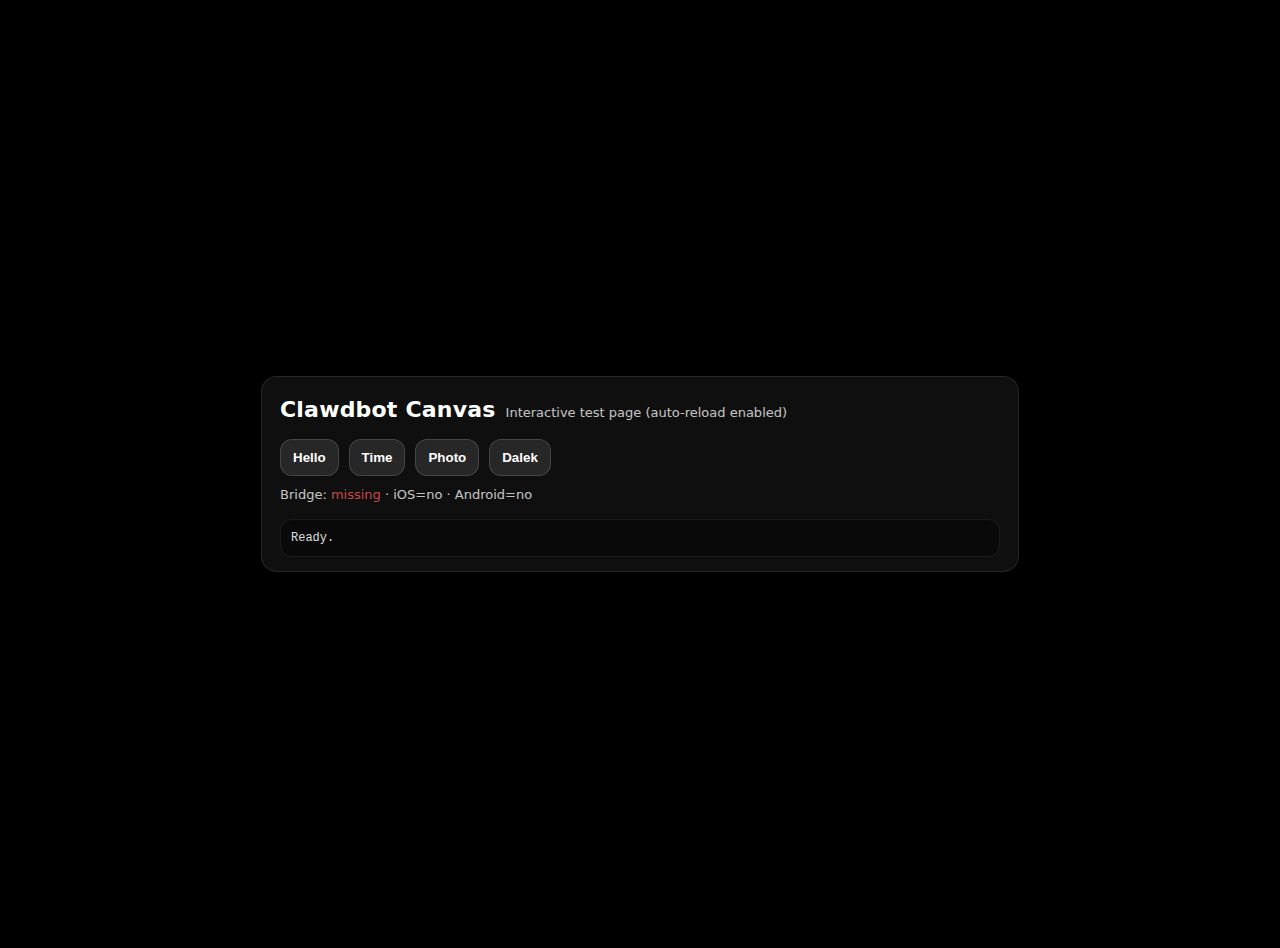
<file: canvas/index.html>
<!doctype html>
<meta charset="utf-8" />
<meta name="viewport" content="width=device-width, initial-scale=1" />
<title>Clawdbot Canvas</title>
<style>
  html, body { height: 100%; margin: 0; background: #000; color: #fff; font: 16px/1.4 -apple-system, BlinkMacSystemFont, system-ui, Segoe UI, Roboto, Helvetica, Arial, sans-serif; }
  .wrap { min-height: 100%; display: grid; place-items: center; padding: 24px; }
  .card { width: min(720px, 100%); background: rgba(255,255,255,0.06); border: 1px solid rgba(255,255,255,0.10); border-radius: 16px; padding: 18px 18px 14px; }
  .title { display: flex; align-items: baseline; gap: 10px; }
  h1 { margin: 0; font-size: 22px; letter-spacing: 0.2px; }
  .sub { opacity: 0.75; font-size: 13px; }
  .row { display: flex; gap: 10px; flex-wrap: wrap; margin-top: 14px; }
  button { appearance: none; border: 1px solid rgba(255,255,255,0.14); background: rgba(255,255,255,0.10); color: #fff; padding: 10px 12px; border-radius: 12px; font-weight: 600; cursor: pointer; }
  button:active { transform: translateY(1px); }
  .ok { color: #24e08a; }
  .bad { color: #ff5c5c; }
  .log { margin-top: 14px; opacity: 0.85; font: 12px/1.4 ui-monospace, SFMono-Regular, Menlo, Monaco, Consolas, "Liberation Mono", monospace; white-space: pre-wrap; background: rgba(0,0,0,0.35); border: 1px solid rgba(255,255,255,0.08); padding: 10px; border-radius: 12px; }
</style>
<div class="wrap">
  <div class="card">
    <div class="title">
      <h1>Clawdbot Canvas</h1>
      <div class="sub">Interactive test page (auto-reload enabled)</div>
    </div>

    <div class="row">
      <button id="btn-hello">Hello</button>
      <button id="btn-time">Time</button>
      <button id="btn-photo">Photo</button>
      <button id="btn-dalek">Dalek</button>
    </div>

    <div id="status" class="sub" style="margin-top: 10px;"></div>
    <div id="log" class="log">Ready.</div>
  </div>
</div>
<script>
(() => {
  const logEl = document.getElementById("log");
  const statusEl = document.getElementById("status");
  const log = (msg) => { logEl.textContent = String(msg); };

  const hasIOS = () => !!(window.webkit && window.webkit.messageHandlers && window.webkit.messageHandlers.clawdbotCanvasA2UIAction);
  const hasAndroid = () => !!(window.clawdbotCanvasA2UIAction && typeof window.clawdbotCanvasA2UIAction.postMessage === "function");
  const hasHelper = () => typeof window.clawdbotSendUserAction === "function";
  statusEl.innerHTML =
    "Bridge: " +
    (hasHelper() ? "<span class='ok'>ready</span>" : "<span class='bad'>missing</span>") +
    " · iOS=" + (hasIOS() ? "yes" : "no") +
    " · Android=" + (hasAndroid() ? "yes" : "no");

  window.addEventListener("clawdbot:a2ui-action-status", (ev) => {
    const d = ev && ev.detail || {};
    log("Action status: id=" + (d.id || "?") + " ok=" + String(!!d.ok) + (d.error ? (" error=" + d.error) : ""));
  });

  function send(name, sourceComponentId) {
    if (!hasHelper()) {
      log("No action bridge found. Ensure you're viewing this on an iOS/Android Clawdbot node canvas.");
      return;
    }
    const ok = window.clawdbotSendUserAction({
      name,
      surfaceId: "main",
      sourceComponentId,
      context: { t: Date.now() },
    });
    log(ok ? ("Sent action: " + name) : ("Failed to send action: " + name));
  }

  document.getElementById("btn-hello").onclick = () => send("hello", "demo.hello");
  document.getElementById("btn-time").onclick = () => send("time", "demo.time");
  document.getElementById("btn-photo").onclick = () => send("photo", "demo.photo");
  document.getElementById("btn-dalek").onclick = () => send("dalek", "demo.dalek");
})();
</script>
</file>
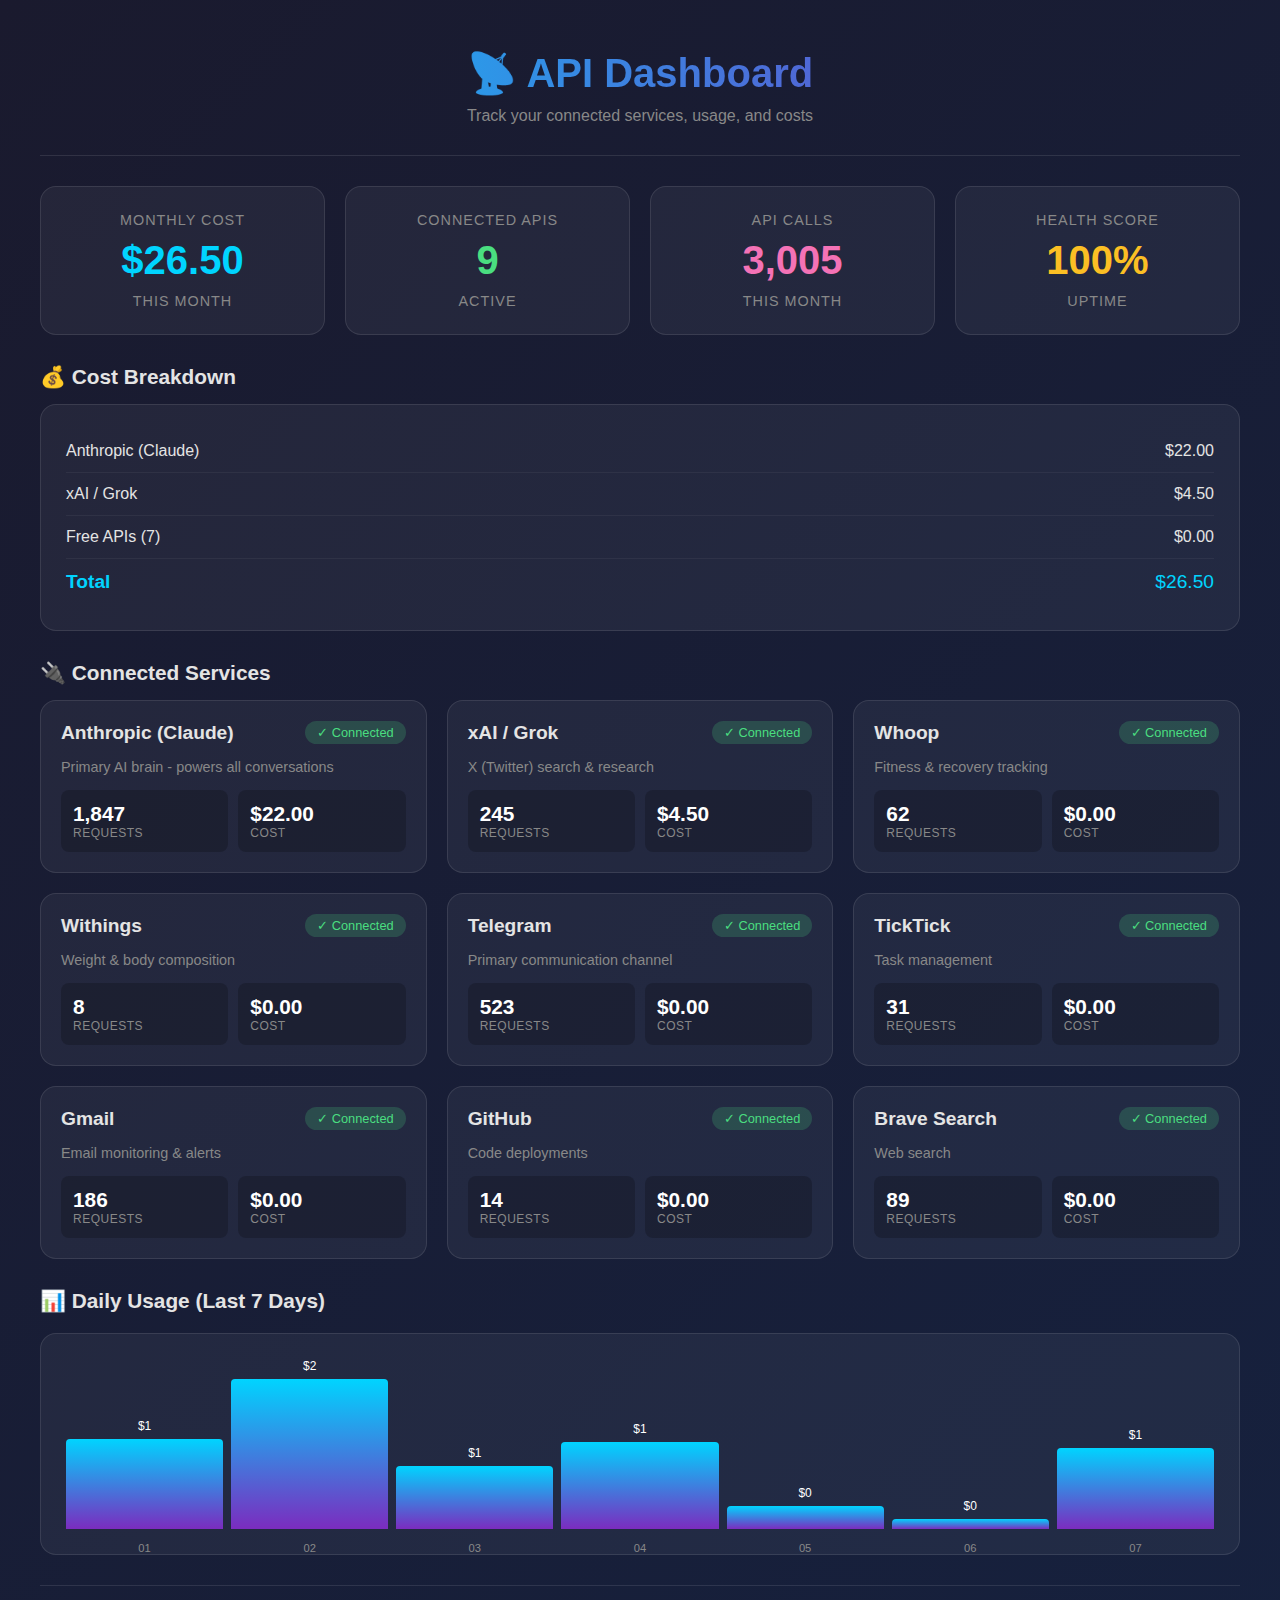
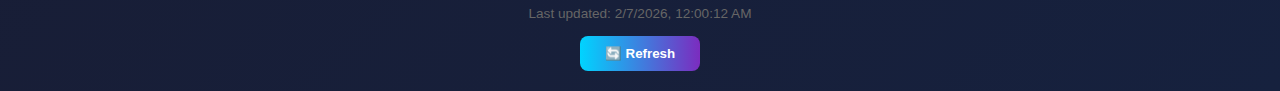
<file: projects/api-dashboard/index.html>
<!DOCTYPE html>
<html lang="en">
<head>
    <meta charset="UTF-8">
    <meta name="viewport" content="width=device-width, initial-scale=1.0">
    <title>API Dashboard | Jarvis</title>
    <style>
        * {
            margin: 0;
            padding: 0;
            box-sizing: border-box;
        }
        
        body {
            font-family: -apple-system, BlinkMacSystemFont, 'Segoe UI', Roboto, sans-serif;
            background: linear-gradient(135deg, #1a1a2e 0%, #16213e 100%);
            min-height: 100vh;
            color: #e4e4e4;
            padding: 20px;
        }
        
        .container {
            max-width: 1200px;
            margin: 0 auto;
        }
        
        header {
            text-align: center;
            padding: 30px 0;
            border-bottom: 1px solid rgba(255,255,255,0.1);
            margin-bottom: 30px;
        }
        
        h1 {
            font-size: 2.5rem;
            background: linear-gradient(90deg, #00d4ff, #7b2cbf);
            -webkit-background-clip: text;
            -webkit-text-fill-color: transparent;
            background-clip: text;
        }
        
        .subtitle {
            color: #888;
            margin-top: 10px;
        }
        
        .summary-cards {
            display: grid;
            grid-template-columns: repeat(auto-fit, minmax(200px, 1fr));
            gap: 20px;
            margin-bottom: 30px;
        }
        
        .summary-card {
            background: rgba(255,255,255,0.05);
            border-radius: 16px;
            padding: 25px;
            text-align: center;
            border: 1px solid rgba(255,255,255,0.1);
        }
        
        .summary-card .value {
            font-size: 2.5rem;
            font-weight: bold;
            margin: 10px 0;
        }
        
        .summary-card .label {
            color: #888;
            font-size: 0.9rem;
            text-transform: uppercase;
            letter-spacing: 1px;
        }
        
        .summary-card.cost .value {
            color: #00d4ff;
        }
        
        .summary-card.apis .value {
            color: #4ade80;
        }
        
        .summary-card.requests .value {
            color: #f472b6;
        }
        
        .summary-card.health .value {
            color: #fbbf24;
        }
        
        .section {
            margin-bottom: 30px;
        }
        
        .section-title {
            font-size: 1.3rem;
            margin-bottom: 15px;
            display: flex;
            align-items: center;
            gap: 10px;
        }
        
        .api-grid {
            display: grid;
            grid-template-columns: repeat(auto-fit, minmax(350px, 1fr));
            gap: 20px;
        }
        
        .api-card {
            background: rgba(255,255,255,0.05);
            border-radius: 16px;
            padding: 20px;
            border: 1px solid rgba(255,255,255,0.1);
            transition: transform 0.2s, box-shadow 0.2s;
        }
        
        .api-card:hover {
            transform: translateY(-2px);
            box-shadow: 0 10px 40px rgba(0,0,0,0.3);
        }
        
        .api-header {
            display: flex;
            justify-content: space-between;
            align-items: center;
            margin-bottom: 15px;
        }
        
        .api-name {
            font-size: 1.2rem;
            font-weight: 600;
        }
        
        .api-status {
            padding: 4px 12px;
            border-radius: 20px;
            font-size: 0.8rem;
            font-weight: 500;
        }
        
        .api-status.connected {
            background: rgba(74, 222, 128, 0.2);
            color: #4ade80;
        }
        
        .api-status.error {
            background: rgba(248, 113, 113, 0.2);
            color: #f87171;
        }
        
        .api-purpose {
            color: #888;
            font-size: 0.9rem;
            margin-bottom: 15px;
        }
        
        .api-stats {
            display: grid;
            grid-template-columns: repeat(2, 1fr);
            gap: 10px;
        }
        
        .api-stat {
            background: rgba(0,0,0,0.2);
            padding: 12px;
            border-radius: 8px;
        }
        
        .api-stat .stat-value {
            font-size: 1.3rem;
            font-weight: bold;
            color: #fff;
        }
        
        .api-stat .stat-label {
            font-size: 0.75rem;
            color: #888;
            text-transform: uppercase;
            letter-spacing: 0.5px;
        }
        
        .cost-breakdown {
            background: rgba(255,255,255,0.05);
            border-radius: 16px;
            padding: 25px;
            border: 1px solid rgba(255,255,255,0.1);
        }
        
        .cost-row {
            display: flex;
            justify-content: space-between;
            padding: 12px 0;
            border-bottom: 1px solid rgba(255,255,255,0.05);
        }
        
        .cost-row:last-child {
            border-bottom: none;
            font-weight: bold;
            font-size: 1.2rem;
            color: #00d4ff;
        }
        
        .cost-row .cost-name {
            display: flex;
            align-items: center;
            gap: 10px;
        }
        
        .cost-row .cost-amount {
            font-weight: 500;
        }
        
        .usage-chart {
            background: rgba(255,255,255,0.05);
            border-radius: 16px;
            padding: 25px;
            border: 1px solid rgba(255,255,255,0.1);
            margin-top: 20px;
        }
        
        .chart-bars {
            display: flex;
            align-items: flex-end;
            gap: 8px;
            height: 150px;
            margin-top: 20px;
        }
        
        .chart-bar {
            flex: 1;
            background: linear-gradient(180deg, #00d4ff, #7b2cbf);
            border-radius: 4px 4px 0 0;
            min-height: 10px;
            position: relative;
        }
        
        .chart-bar .bar-label {
            position: absolute;
            bottom: -25px;
            left: 50%;
            transform: translateX(-50%);
            font-size: 0.7rem;
            color: #888;
        }
        
        .chart-bar .bar-value {
            position: absolute;
            top: -20px;
            left: 50%;
            transform: translateX(-50%);
            font-size: 0.75rem;
            color: #fff;
        }
        
        .last-updated {
            text-align: center;
            color: #666;
            font-size: 0.85rem;
            margin-top: 30px;
            padding-top: 20px;
            border-top: 1px solid rgba(255,255,255,0.1);
        }
        
        .refresh-btn {
            background: linear-gradient(90deg, #00d4ff, #7b2cbf);
            border: none;
            padding: 10px 25px;
            border-radius: 8px;
            color: white;
            font-weight: 600;
            cursor: pointer;
            margin-top: 15px;
            transition: opacity 0.2s;
        }
        
        .refresh-btn:hover {
            opacity: 0.9;
        }
    </style>
</head>
<body>
    <div class="container">
        <header>
            <h1>📡 API Dashboard</h1>
            <p class="subtitle">Track your connected services, usage, and costs</p>
        </header>
        
        <div class="summary-cards">
            <div class="summary-card cost">
                <div class="label">Monthly Cost</div>
                <div class="value" id="total-cost">$0</div>
                <div class="label">This month</div>
            </div>
            <div class="summary-card apis">
                <div class="label">Connected APIs</div>
                <div class="value" id="total-apis">0</div>
                <div class="label">Active</div>
            </div>
            <div class="summary-card requests">
                <div class="label">API Calls</div>
                <div class="value" id="total-requests">0</div>
                <div class="label">This month</div>
            </div>
            <div class="summary-card health">
                <div class="label">Health Score</div>
                <div class="value" id="health-score">--%</div>
                <div class="label">Uptime</div>
            </div>
        </div>
        
        <div class="section">
            <h2 class="section-title">💰 Cost Breakdown</h2>
            <div class="cost-breakdown" id="cost-breakdown">
                <!-- Populated by JS -->
            </div>
        </div>
        
        <div class="section">
            <h2 class="section-title">🔌 Connected Services</h2>
            <div class="api-grid" id="api-grid">
                <!-- Populated by JS -->
            </div>
        </div>
        
        <div class="section">
            <h2 class="section-title">📊 Daily Usage (Last 7 Days)</h2>
            <div class="usage-chart">
                <div class="chart-bars" id="usage-chart">
                    <!-- Populated by JS -->
                </div>
            </div>
        </div>
        
        <div class="last-updated">
            Last updated: <span id="last-updated">--</span>
            <br>
            <button class="refresh-btn" onclick="loadData()">🔄 Refresh</button>
        </div>
    </div>
    
    <script>
        // API data - will be loaded from JSON
        let apiData = {
            lastUpdated: new Date().toISOString(),
            totalCost: 28.50,
            apis: [
                {
                    id: "anthropic",
                    name: "Anthropic (Claude)",
                    purpose: "Primary AI brain - powers all conversations",
                    status: "connected",
                    cost: 22.00,
                    requests: 1847,
                    inputTokens: 2450000,
                    outputTokens: 890000
                },
                {
                    id: "xai",
                    name: "xAI / Grok",
                    purpose: "X (Twitter) search & research",
                    status: "connected",
                    cost: 4.50,
                    requests: 245,
                    xSearches: 89
                },
                {
                    id: "whoop",
                    name: "Whoop",
                    purpose: "Fitness & recovery tracking",
                    status: "connected",
                    cost: 0,
                    requests: 62,
                    lastSync: "2h ago"
                },
                {
                    id: "withings",
                    name: "Withings",
                    purpose: "Weight & body composition",
                    status: "connected",
                    cost: 0,
                    requests: 8,
                    lastSync: "4h ago"
                },
                {
                    id: "telegram",
                    name: "Telegram",
                    purpose: "Primary communication channel",
                    status: "connected",
                    cost: 0,
                    requests: 523,
                    messages: 523
                },
                {
                    id: "ticktick",
                    name: "TickTick",
                    purpose: "Task management",
                    status: "connected",
                    cost: 0,
                    requests: 31,
                    lastSync: "1h ago"
                },
                {
                    id: "gmail",
                    name: "Gmail",
                    purpose: "Email monitoring & alerts",
                    status: "connected",
                    cost: 0,
                    requests: 186,
                    emailsScanned: 186
                },
                {
                    id: "github",
                    name: "GitHub",
                    purpose: "Code deployments",
                    status: "connected",
                    cost: 0,
                    requests: 14,
                    deploys: 7
                },
                {
                    id: "brave",
                    name: "Brave Search",
                    purpose: "Web search",
                    status: "connected",
                    cost: 0,
                    requests: 89,
                    searches: 89
                }
            ],
            dailyUsage: [
                { day: "Jan 25", cost: 3.20, requests: 312 },
                { day: "Jan 26", cost: 4.10, requests: 428 },
                { day: "Jan 27", cost: 3.80, requests: 385 },
                { day: "Jan 28", cost: 5.20, requests: 521 },
                { day: "Jan 29", cost: 4.50, requests: 467 },
                { day: "Jan 30", cost: 4.20, requests: 445 },
                { day: "Jan 31", cost: 3.50, requests: 347 }
            ]
        };
        
        function loadData() {
            // Try to load from JSON file
            fetch('data.json')
                .then(r => r.json())
                .then(data => {
                    apiData = data;
                    render();
                })
                .catch(() => {
                    // Use default data
                    render();
                });
        }
        
        function render() {
            // Summary cards
            document.getElementById('total-cost').textContent = '$' + apiData.totalCost.toFixed(2);
            document.getElementById('total-apis').textContent = apiData.apis.filter(a => a.status === 'connected').length;
            document.getElementById('total-requests').textContent = apiData.apis.reduce((sum, a) => sum + (a.requests || 0), 0).toLocaleString();
            
            const connectedCount = apiData.apis.filter(a => a.status === 'connected').length;
            const healthPct = Math.round((connectedCount / apiData.apis.length) * 100);
            document.getElementById('health-score').textContent = healthPct + '%';
            
            // Cost breakdown
            const costBreakdown = document.getElementById('cost-breakdown');
            const costsHtml = apiData.apis
                .filter(a => a.cost > 0)
                .sort((a, b) => b.cost - a.cost)
                .map(a => `
                    <div class="cost-row">
                        <span class="cost-name">${a.name}</span>
                        <span class="cost-amount">$${a.cost.toFixed(2)}</span>
                    </div>
                `).join('');
            
            const freeCostHtml = `
                <div class="cost-row">
                    <span class="cost-name">Free APIs (${apiData.apis.filter(a => a.cost === 0).length})</span>
                    <span class="cost-amount">$0.00</span>
                </div>
            `;
            
            const totalHtml = `
                <div class="cost-row">
                    <span class="cost-name">Total</span>
                    <span class="cost-amount">$${apiData.totalCost.toFixed(2)}</span>
                </div>
            `;
            
            costBreakdown.innerHTML = costsHtml + freeCostHtml + totalHtml;
            
            // API cards
            const apiGrid = document.getElementById('api-grid');
            apiGrid.innerHTML = apiData.apis.map(api => `
                <div class="api-card">
                    <div class="api-header">
                        <span class="api-name">${api.name}</span>
                        <span class="api-status ${api.status}">${api.status === 'connected' ? '✓ Connected' : '✗ Error'}</span>
                    </div>
                    <div class="api-purpose">${api.purpose}</div>
                    <div class="api-stats">
                        <div class="api-stat">
                            <div class="stat-value">${(api.requests || 0).toLocaleString()}</div>
                            <div class="stat-label">Requests</div>
                        </div>
                        <div class="api-stat">
                            <div class="stat-value">$${(api.cost || 0).toFixed(2)}</div>
                            <div class="stat-label">Cost</div>
                        </div>
                    </div>
                </div>
            `).join('');
            
            // Usage chart
            const maxCost = Math.max(...apiData.dailyUsage.map(d => d.cost));
            const chart = document.getElementById('usage-chart');
            chart.innerHTML = apiData.dailyUsage.map(day => {
                const height = (day.cost / maxCost) * 100;
                return `
                    <div class="chart-bar" style="height: ${height}%">
                        <span class="bar-value">$${day.cost.toFixed(0)}</span>
                        <span class="bar-label">${day.day.split(' ')[1]}</span>
                    </div>
                `;
            }).join('');
            
            // Last updated
            document.getElementById('last-updated').textContent = new Date(apiData.lastUpdated).toLocaleString();
        }
        
        // Initial load
        loadData();
    </script>
</body>
</html>
</file>
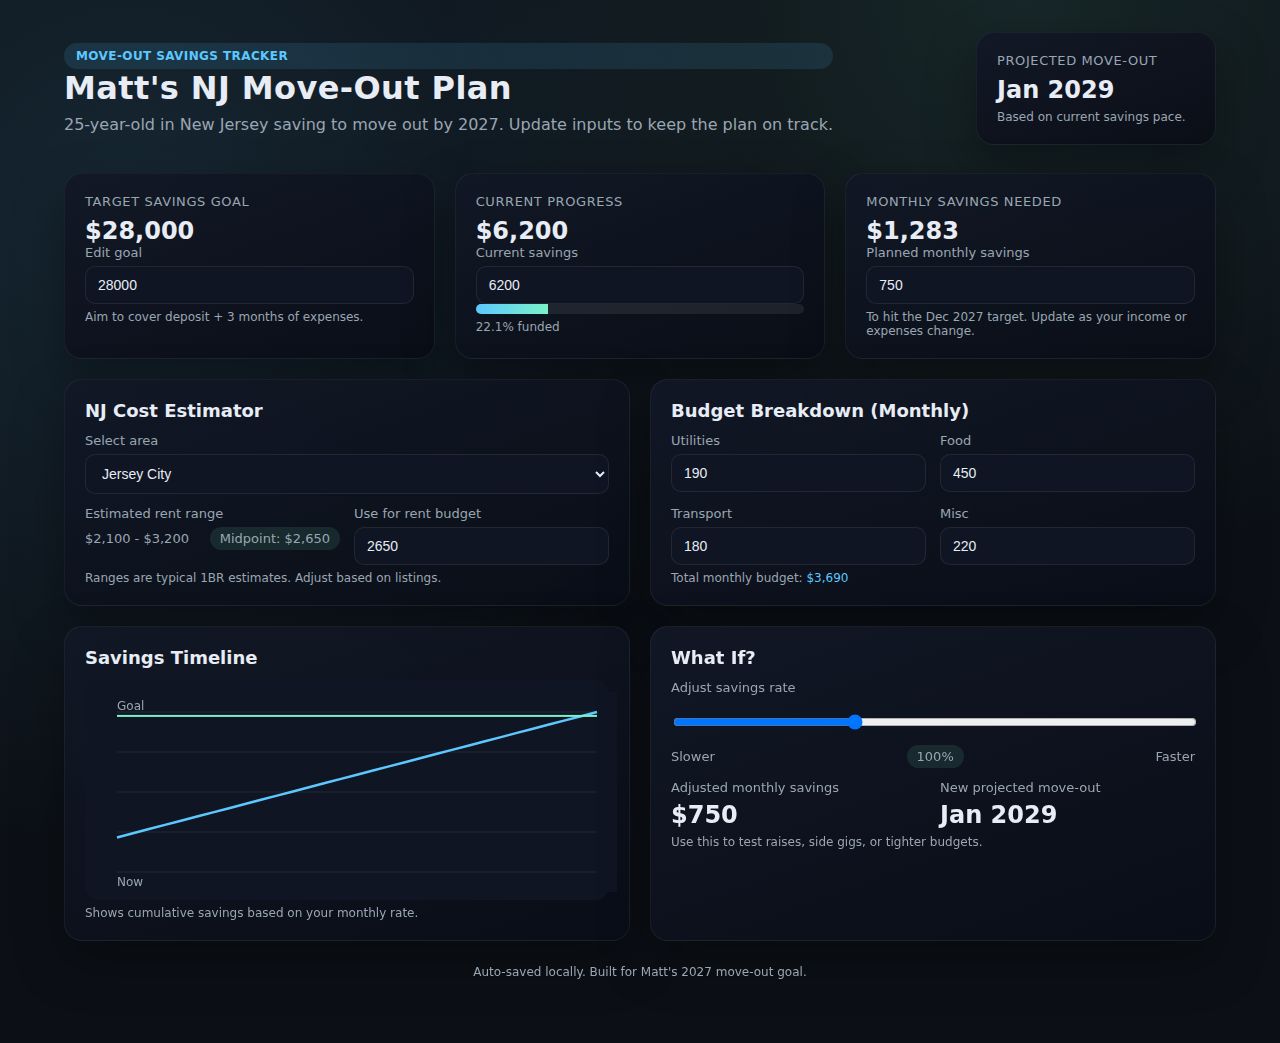
<file: projects/moveout-tracker/index.html>
<!DOCTYPE html>
<html lang="en">
<head>
  <meta charset="UTF-8" />
  <meta name="viewport" content="width=device-width, initial-scale=1.0" />
  <title>Move-Out Savings Tracker — Matt (NJ)</title>
  <style>
    :root {
      --bg: #0c1016;
      --panel: #121826;
      --panel-2: #0f1522;
      --ink: #e7ecf5;
      --muted: #9aa6b2;
      --accent: #5cc8ff;
      --accent-2: #7bf1c8;
      --warning: #ffb86b;
      --danger: #ff6b8a;
      --ring: rgba(92, 200, 255, 0.25);
    }

    * { box-sizing: border-box; }

    body {
      margin: 0;
      font-family: "Plus Jakarta Sans", "Segoe UI", system-ui, -apple-system, sans-serif;
      background: radial-gradient(circle at 10% 20%, rgba(92, 200, 255, 0.12), transparent 45%),
                  radial-gradient(circle at 80% 0%, rgba(123, 241, 200, 0.1), transparent 40%),
                  var(--bg);
      color: var(--ink);
    }

    .container {
      max-width: 1200px;
      margin: 32px auto 64px;
      padding: 0 24px;
    }

    header {
      display: flex;
      align-items: center;
      justify-content: space-between;
      gap: 24px;
      margin-bottom: 28px;
    }

    header h1 {
      font-size: 32px;
      margin: 0 0 8px 0;
      letter-spacing: 0.4px;
    }

    header p {
      margin: 0;
      color: var(--muted);
    }

    .pill {
      padding: 6px 12px;
      border-radius: 999px;
      background: rgba(92, 200, 255, 0.12);
      color: var(--accent);
      font-weight: 600;
      font-size: 12px;
      letter-spacing: 0.4px;
      text-transform: uppercase;
    }

    .grid {
      display: grid;
      gap: 20px;
    }

    .grid-3 {
      grid-template-columns: repeat(auto-fit, minmax(240px, 1fr));
    }

    .grid-2 {
      grid-template-columns: repeat(auto-fit, minmax(320px, 1fr));
    }

    .panel {
      background: linear-gradient(160deg, rgba(18, 24, 38, 0.95), rgba(10, 14, 23, 0.95));
      border: 1px solid rgba(255, 255, 255, 0.06);
      border-radius: 18px;
      padding: 20px;
      box-shadow: 0 20px 50px rgba(0, 0, 0, 0.35);
    }

    .panel h2 {
      margin: 0 0 12px 0;
      font-size: 18px;
    }

    .stat {
      display: flex;
      flex-direction: column;
      gap: 8px;
    }

    .stat .label {
      color: var(--muted);
      font-size: 13px;
      text-transform: uppercase;
      letter-spacing: 0.6px;
    }

    .stat .value {
      font-size: 24px;
      font-weight: 700;
    }

    .progress {
      height: 10px;
      border-radius: 999px;
      background: rgba(255, 255, 255, 0.08);
      overflow: hidden;
    }

    .progress > div {
      height: 100%;
      background: linear-gradient(90deg, var(--accent), var(--accent-2));
      width: 0%;
      transition: width 0.4s ease;
    }

    label {
      font-size: 13px;
      color: var(--muted);
      margin-bottom: 6px;
      display: block;
    }

    input, select {
      width: 100%;
      background: var(--panel-2);
      color: var(--ink);
      border: 1px solid rgba(255, 255, 255, 0.08);
      border-radius: 10px;
      padding: 10px 12px;
      font-size: 14px;
      outline: none;
      transition: border 0.2s ease, box-shadow 0.2s ease;
    }

    input:focus, select:focus {
      border-color: var(--accent);
      box-shadow: 0 0 0 3px var(--ring);
    }

    .row {
      display: grid;
      grid-template-columns: repeat(auto-fit, minmax(180px, 1fr));
      gap: 14px;
      margin-top: 12px;
    }

    .helper {
      color: var(--muted);
      font-size: 12px;
      margin-top: 6px;
    }

    .range {
      display: flex;
      justify-content: space-between;
      align-items: center;
      gap: 12px;
    }

    .range span {
      font-size: 13px;
      color: var(--muted);
    }

    .badge {
      padding: 4px 10px;
      border-radius: 999px;
      background: rgba(123, 241, 200, 0.1);
      color: var(--accent-2);
      font-size: 12px;
    }

    .split {
      display: grid;
      grid-template-columns: 1.2fr 1fr;
      gap: 16px;
    }

    .timeline {
      height: 220px;
      background: var(--panel-2);
      border-radius: 14px;
      padding: 12px;
    }

    .footer {
      color: var(--muted);
      font-size: 12px;
      text-align: center;
      margin-top: 24px;
    }

    .accent {
      color: var(--accent);
    }

    @media (max-width: 900px) {
      header {
        flex-direction: column;
        align-items: flex-start;
      }

      .split {
        grid-template-columns: 1fr;
      }
    }
  </style>
</head>
<body>
  <div class="container">
    <header>
      <div>
        <div class="pill">Move-Out Savings Tracker</div>
        <h1>Matt's NJ Move-Out Plan</h1>
        <p>25-year-old in New Jersey saving to move out by 2027. Update inputs to keep the plan on track.</p>
      </div>
      <div class="panel" style="min-width: 240px;">
        <div class="stat">
          <span class="label">Projected Move-Out</span>
          <span class="value" id="projectedDate">--</span>
        </div>
        <div class="helper">Based on current savings pace.</div>
      </div>
    </header>

    <section class="grid grid-3">
      <div class="panel">
        <div class="stat">
          <span class="label">Target Savings Goal</span>
          <span class="value" id="goalDisplay">$0</span>
        </div>
        <label for="goalInput">Edit goal</label>
        <input id="goalInput" type="number" min="0" step="100" />
        <div class="helper">Aim to cover deposit + 3 months of expenses.</div>
      </div>
      <div class="panel">
        <div class="stat">
          <span class="label">Current Progress</span>
          <span class="value" id="currentDisplay">$0</span>
        </div>
        <label for="currentInput">Current savings</label>
        <input id="currentInput" type="number" min="0" step="100" />
        <div class="progress" aria-hidden="true"><div id="progressBar"></div></div>
        <div class="helper" id="progressText">0% funded</div>
      </div>
      <div class="panel">
        <div class="stat">
          <span class="label">Monthly Savings Needed</span>
          <span class="value" id="monthlyNeeded">$0</span>
        </div>
        <label for="monthlyInput">Planned monthly savings</label>
        <input id="monthlyInput" type="number" min="0" step="25" />
        <div class="helper">To hit the Dec 2027 target. Update as your income or expenses change.</div>
      </div>
    </section>

    <section class="grid grid-2" style="margin-top: 20px;">
      <div class="panel">
        <h2>NJ Cost Estimator</h2>
        <label for="areaSelect">Select area</label>
        <select id="areaSelect"></select>
        <div class="row">
          <div>
            <label>Estimated rent range</label>
            <div class="range">
              <span id="rentRange">--</span>
              <span class="badge" id="rentMid">Midpoint: --</span>
            </div>
          </div>
          <div>
            <label for="rentInput">Use for rent budget</label>
            <input id="rentInput" type="number" min="0" step="50" />
          </div>
        </div>
        <div class="helper">Ranges are typical 1BR estimates. Adjust based on listings.</div>
      </div>

      <div class="panel">
        <h2>Budget Breakdown (Monthly)</h2>
        <div class="row">
          <div>
            <label for="utilitiesInput">Utilities</label>
            <input id="utilitiesInput" type="number" min="0" step="10" />
          </div>
          <div>
            <label for="foodInput">Food</label>
            <input id="foodInput" type="number" min="0" step="10" />
          </div>
          <div>
            <label for="transportInput">Transport</label>
            <input id="transportInput" type="number" min="0" step="10" />
          </div>
          <div>
            <label for="miscInput">Misc</label>
            <input id="miscInput" type="number" min="0" step="10" />
          </div>
        </div>
        <div class="helper">Total monthly budget: <span class="accent" id="budgetTotal">$0</span></div>
      </div>
    </section>

    <section class="grid grid-2" style="margin-top: 20px;">
      <div class="panel">
        <h2>Savings Timeline</h2>
        <div class="timeline">
          <canvas id="timelineChart" width="520" height="200"></canvas>
        </div>
        <div class="helper">Shows cumulative savings based on your monthly rate.</div>
      </div>

      <div class="panel">
        <h2>What If?</h2>
        <label for="whatIfSlider">Adjust savings rate</label>
        <input id="whatIfSlider" type="range" min="50" max="200" step="5" />
        <div class="range">
          <span>Slower</span>
          <span class="badge" id="whatIfValue">100%</span>
          <span>Faster</span>
        </div>
        <div class="row">
          <div>
            <label>Adjusted monthly savings</label>
            <div class="stat">
              <span class="value" id="adjustedMonthly">$0</span>
            </div>
          </div>
          <div>
            <label>New projected move-out</label>
            <div class="stat">
              <span class="value" id="adjustedDate">--</span>
            </div>
          </div>
        </div>
        <div class="helper">Use this to test raises, side gigs, or tighter budgets.</div>
      </div>
    </section>

    <div class="footer">Auto-saved locally. Built for Matt's 2027 move-out goal.</div>
  </div>

  <script>
    const defaults = {
      goal: 28000,
      current: 6200,
      monthly: 750,
      rent: 1900,
      utilities: 190,
      food: 450,
      transport: 180,
      misc: 220,
      area: 'Jersey City',
      whatIf: 100
    };

    const targetMoveOut = new Date('2027-12-01T00:00:00');

    const areas = {
      'Jersey City': [2100, 3200],
      'Newark': [1450, 2200],
      'Hoboken': [2400, 3500],
      'New Brunswick': [1500, 2300],
      'Montclair': [1800, 2600],
      'Morristown': [1900, 2700],
      'Asbury Park': [1700, 2500],
      'Princeton': [2000, 3000]
    };

    const elements = {
      goalInput: document.getElementById('goalInput'),
      currentInput: document.getElementById('currentInput'),
      monthlyInput: document.getElementById('monthlyInput'),
      rentInput: document.getElementById('rentInput'),
      utilitiesInput: document.getElementById('utilitiesInput'),
      foodInput: document.getElementById('foodInput'),
      transportInput: document.getElementById('transportInput'),
      miscInput: document.getElementById('miscInput'),
      goalDisplay: document.getElementById('goalDisplay'),
      currentDisplay: document.getElementById('currentDisplay'),
      monthlyNeeded: document.getElementById('monthlyNeeded'),
      progressBar: document.getElementById('progressBar'),
      progressText: document.getElementById('progressText'),
      projectedDate: document.getElementById('projectedDate'),
      adjustedDate: document.getElementById('adjustedDate'),
      adjustedMonthly: document.getElementById('adjustedMonthly'),
      budgetTotal: document.getElementById('budgetTotal'),
      areaSelect: document.getElementById('areaSelect'),
      rentRange: document.getElementById('rentRange'),
      rentMid: document.getElementById('rentMid'),
      whatIfSlider: document.getElementById('whatIfSlider'),
      whatIfValue: document.getElementById('whatIfValue')
    };

    const storageKey = 'moveout-tracker-data';

    const formatMoney = (value) => {
      return new Intl.NumberFormat('en-US', { style: 'currency', currency: 'USD', maximumFractionDigits: 0 }).format(value || 0);
    };

    const monthsBetween = (goal, current, monthly) => {
      if (monthly <= 0) return Infinity;
      const remaining = Math.max(goal - current, 0);
      return Math.ceil(remaining / monthly);
    };

    const addMonths = (date, months) => {
      const target = new Date(date.getTime());
      target.setMonth(target.getMonth() + months);
      return target;
    };

    const formatDate = (date) => {
      return date.toLocaleDateString('en-US', { month: 'short', year: 'numeric' });
    };

    const loadState = () => {
      const raw = localStorage.getItem(storageKey);
      return raw ? { ...defaults, ...JSON.parse(raw) } : { ...defaults };
    };

    const saveState = (state) => {
      localStorage.setItem(storageKey, JSON.stringify(state));
    };

    const updateArea = (state) => {
      const range = areas[state.area] || [0, 0];
      const mid = Math.round((range[0] + range[1]) / 2);
      elements.rentRange.textContent = `${formatMoney(range[0])} - ${formatMoney(range[1])}`;
      elements.rentMid.textContent = `Midpoint: ${formatMoney(mid)}`;
      if (!state.rent || state.rent === defaults.rent) {
        elements.rentInput.value = mid;
        state.rent = mid;
      }
    };

    const drawTimeline = (state, adjustedMonthly) => {
      const canvas = document.getElementById('timelineChart');
      const ctx = canvas.getContext('2d');
      ctx.clearRect(0, 0, canvas.width, canvas.height);

      const goal = state.goal;
      const current = state.current;
      const monthly = adjustedMonthly || state.monthly;
      const months = Math.min(monthsBetween(goal, current, monthly), 48);
      const maxValue = Math.max(goal, current + monthly * months);

      ctx.fillStyle = '#0f1522';
      ctx.fillRect(0, 0, canvas.width, canvas.height);

      ctx.strokeStyle = 'rgba(255,255,255,0.08)';
      ctx.lineWidth = 1;
      for (let i = 0; i <= 4; i++) {
        const y = 20 + i * (canvas.height - 40) / 4;
        ctx.beginPath();
        ctx.moveTo(20, y);
        ctx.lineTo(canvas.width - 20, y);
        ctx.stroke();
      }

      ctx.strokeStyle = '#5cc8ff';
      ctx.lineWidth = 2.5;
      ctx.beginPath();
      const points = Math.max(months, 1);
      for (let i = 0; i <= points; i++) {
        const value = current + monthly * i;
        const x = 20 + (canvas.width - 40) * (i / points);
        const y = canvas.height - 20 - (canvas.height - 40) * (value / maxValue);
        if (i === 0) ctx.moveTo(x, y); else ctx.lineTo(x, y);
      }
      ctx.stroke();

      ctx.fillStyle = '#7bf1c8';
      const goalY = canvas.height - 20 - (canvas.height - 40) * (goal / maxValue);
      ctx.fillRect(20, goalY - 1, canvas.width - 40, 2);

      ctx.fillStyle = '#9aa6b2';
      ctx.font = '12px "Plus Jakarta Sans", system-ui';
      ctx.fillText('Now', 20, canvas.height - 6);
      ctx.fillText('Goal', 20, goalY - 6);
    };

    const updateUI = () => {
      const state = loadState();
      elements.goalInput.value = state.goal;
      elements.currentInput.value = state.current;
      elements.monthlyInput.value = state.monthly;
      elements.rentInput.value = state.rent;
      elements.utilitiesInput.value = state.utilities;
      elements.foodInput.value = state.food;
      elements.transportInput.value = state.transport;
      elements.miscInput.value = state.misc;
      elements.whatIfSlider.value = state.whatIf;
      elements.whatIfValue.textContent = `${state.whatIf}%`;

      elements.goalDisplay.textContent = formatMoney(state.goal);
      elements.currentDisplay.textContent = formatMoney(state.current);

      const progress = state.goal > 0 ? Math.min((state.current / state.goal) * 100, 100) : 0;
      elements.progressBar.style.width = `${progress.toFixed(1)}%`;
      elements.progressText.textContent = `${progress.toFixed(1)}% funded`;

      const today = new Date();
      const monthsToTarget = Math.max(1, (targetMoveOut.getFullYear() - today.getFullYear()) * 12 + (targetMoveOut.getMonth() - today.getMonth()));
      const monthlyNeeded = state.goal > state.current ? Math.ceil((state.goal - state.current) / monthsToTarget) : 0;
      elements.monthlyNeeded.textContent = formatMoney(monthlyNeeded);

      const months = monthsBetween(state.goal, state.current, state.monthly);
      if (months === Infinity) {
        elements.projectedDate.textContent = 'Set savings rate';
      } else {
        const projected = addMonths(new Date(), months);
        elements.projectedDate.textContent = formatDate(projected);
      }

      const adjustedMonthly = Math.round(state.monthly * (state.whatIf / 100));
      elements.adjustedMonthly.textContent = formatMoney(adjustedMonthly);
      const adjustedMonths = monthsBetween(state.goal, state.current, adjustedMonthly);
      elements.adjustedDate.textContent = adjustedMonths === Infinity ? 'N/A' : formatDate(addMonths(new Date(), adjustedMonths));

      updateArea(state);
      const totalBudget = state.rent + state.utilities + state.food + state.transport + state.misc;
      elements.budgetTotal.textContent = formatMoney(totalBudget);
      drawTimeline(state, adjustedMonthly);
      saveState(state);
    };

    const bindInputs = () => {
      Object.keys(areas).forEach((area) => {
        const option = document.createElement('option');
        option.value = area;
        option.textContent = area;
        elements.areaSelect.appendChild(option);
      });

      const state = loadState();
      elements.areaSelect.value = state.area;

      const handlers = [
        ['goalInput', 'goal'],
        ['currentInput', 'current'],
        ['monthlyInput', 'monthly'],
        ['rentInput', 'rent'],
        ['utilitiesInput', 'utilities'],
        ['foodInput', 'food'],
        ['transportInput', 'transport'],
        ['miscInput', 'misc'],
        ['whatIfSlider', 'whatIf']
      ];

      handlers.forEach(([id, key]) => {
        elements[id].addEventListener('input', (event) => {
          const state = loadState();
          const value = Number(event.target.value);
          state[key] = Number.isFinite(value) ? value : state[key];
          saveState(state);
          updateUI();
        });
      });

      elements.areaSelect.addEventListener('change', (event) => {
        const state = loadState();
        state.area = event.target.value;
        saveState(state);
        updateUI();
      });
    };

    bindInputs();
    updateUI();
  </script>
</body>
</html>
</file>
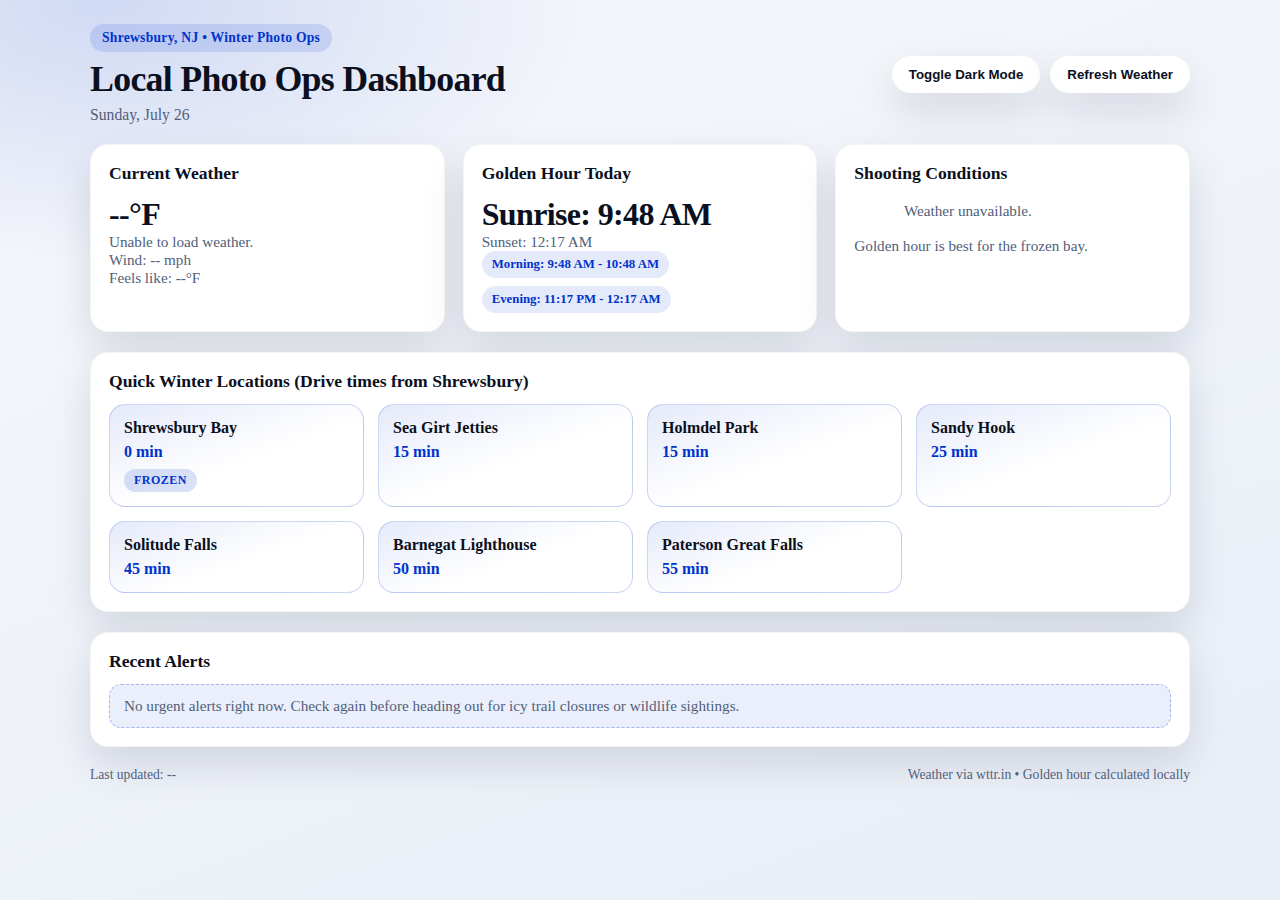
<file: projects/photo-ops-dashboard/index.html>
<!doctype html>
<html lang="en">
<head>
  <meta charset="utf-8" />
  <meta name="viewport" content="width=device-width, initial-scale=1" />
  <title>Local Photo Ops Dashboard</title>
  <style>
    :root {
      color-scheme: light dark;
      --bg: #f5f7fb;
      --bg-alt: #e9eef7;
      --card: #ffffff;
      --text: #0b1020;
      --muted: #51607a;
      --accent: #0033cc;
      --accent-2: #1b4be0;
      --good: #1a8f3a;
      --fair: #b36b00;
      --poor: #b00020;
      --shadow: 0 18px 40px rgba(10, 18, 40, 0.12);
      --ring: rgba(0, 51, 204, 0.15);
    }

    body.dark {
      --bg: #070b16;
      --bg-alt: #0c1222;
      --card: #0f172b;
      --text: #e7ecf5;
      --muted: #a6b0c5;
      --accent: #3b6cff;
      --accent-2: #7da1ff;
      --shadow: 0 18px 40px rgba(4, 8, 20, 0.65);
      --ring: rgba(61, 109, 255, 0.2);
    }

    @media (prefers-color-scheme: dark) {
      body:not(.light) {
        --bg: #070b16;
        --bg-alt: #0c1222;
        --card: #0f172b;
        --text: #e7ecf5;
        --muted: #a6b0c5;
        --accent: #3b6cff;
        --accent-2: #7da1ff;
        --shadow: 0 18px 40px rgba(4, 8, 20, 0.65);
        --ring: rgba(61, 109, 255, 0.2);
      }
    }

    * {
      box-sizing: border-box;
    }

    body {
      margin: 0;
      font-family: "Optima", "Candara", "Segoe UI", "Noto Serif", serif;
      color: var(--text);
      background: radial-gradient(900px 480px at 8% 0%, rgba(0, 51, 204, 0.15), transparent 55%),
        linear-gradient(160deg, var(--bg), var(--bg-alt));
      min-height: 100vh;
      padding: 24px 20px 40px;
    }

    .container {
      max-width: 1100px;
      margin: 0 auto;
      display: flex;
      flex-direction: column;
      gap: 20px;
    }

    header {
      display: flex;
      flex-wrap: wrap;
      gap: 12px;
      align-items: center;
      justify-content: space-between;
    }

    .title-wrap {
      display: flex;
      flex-direction: column;
      gap: 6px;
    }

    h1 {
      font-size: clamp(1.8rem, 2.8vw, 2.6rem);
      margin: 0;
      letter-spacing: -0.02em;
    }

    .subtitle {
      color: var(--muted);
      font-size: 0.98rem;
    }

    .accent-pill {
      align-self: flex-start;
      background: rgba(0, 51, 204, 0.12);
      color: var(--accent);
      padding: 6px 12px;
      border-radius: 999px;
      font-size: 0.85rem;
      font-weight: 600;
      letter-spacing: 0.02em;
    }

    .toolbar {
      display: flex;
      gap: 10px;
      align-items: center;
    }

    button {
      border: 1px solid transparent;
      border-radius: 999px;
      padding: 10px 16px;
      font-weight: 600;
      cursor: pointer;
      background: var(--card);
      color: var(--text);
      box-shadow: var(--shadow);
      transition: transform 0.2s ease, box-shadow 0.2s ease, border 0.2s ease;
    }

    button:hover {
      transform: translateY(-1px);
      border-color: var(--ring);
      box-shadow: 0 12px 30px rgba(10, 18, 40, 0.15);
    }

    .grid {
      display: grid;
      grid-template-columns: repeat(auto-fit, minmax(240px, 1fr));
      gap: 18px;
    }

    .card {
      background: var(--card);
      border-radius: 18px;
      padding: 18px;
      box-shadow: var(--shadow);
      border: 1px solid rgba(0, 0, 0, 0.04);
    }

    .card h2 {
      margin: 0 0 12px;
      font-size: 1.1rem;
    }

    .stat {
      font-size: 2rem;
      font-weight: 700;
      letter-spacing: -0.02em;
    }

    .muted {
      color: var(--muted);
      font-size: 0.95rem;
    }

    .tag {
      display: inline-flex;
      align-items: center;
      gap: 6px;
      padding: 6px 10px;
      border-radius: 999px;
      font-size: 0.8rem;
      font-weight: 600;
      background: rgba(0, 51, 204, 0.1);
      color: var(--accent);
    }

    .conditions {
      display: flex;
      align-items: center;
      gap: 12px;
    }

    .rating {
      padding: 6px 14px;
      border-radius: 999px;
      font-weight: 700;
      font-size: 0.9rem;
      color: #fff;
    }

    .rating.good { background: var(--good); }
    .rating.fair { background: var(--fair); }
    .rating.poor { background: var(--poor); }

    .locations {
      display: grid;
      grid-template-columns: repeat(auto-fit, minmax(210px, 1fr));
      gap: 14px;
    }

    .location {
      background: linear-gradient(160deg, rgba(0, 51, 204, 0.1), transparent 55%);
      border: 1px solid rgba(0, 51, 204, 0.2);
      border-radius: 16px;
      padding: 14px;
    }

    .location h3 {
      margin: 0 0 6px;
      font-size: 1rem;
    }

    .location .drive {
      font-weight: 600;
      color: var(--accent);
    }

    .location .status {
      display: inline-block;
      margin-top: 8px;
      padding: 4px 10px;
      border-radius: 999px;
      font-size: 0.75rem;
      font-weight: 700;
      letter-spacing: 0.04em;
      background: rgba(0, 51, 204, 0.15);
      color: var(--accent);
    }

    .alert {
      display: flex;
      gap: 12px;
      padding: 12px 14px;
      border-radius: 12px;
      background: rgba(0, 51, 204, 0.08);
      border: 1px dashed rgba(0, 51, 204, 0.3);
      color: var(--muted);
      font-size: 0.95rem;
    }

    .footer {
      display: flex;
      flex-wrap: wrap;
      gap: 10px;
      justify-content: space-between;
      color: var(--muted);
      font-size: 0.85rem;
    }

    @media (max-width: 700px) {
      body { padding: 18px 16px 30px; }
      header { flex-direction: column; align-items: flex-start; }
      button { width: 100%; justify-content: center; }
      .toolbar { width: 100%; }
    }
  </style>
</head>
<body>
  <div class="container">
    <header>
      <div class="title-wrap">
        <span class="accent-pill">Shrewsbury, NJ • Winter Photo Ops</span>
        <h1>Local Photo Ops Dashboard</h1>
        <div class="subtitle" id="dateLine">Loading date…</div>
      </div>
      <div class="toolbar">
        <button id="themeToggle" type="button">Toggle Dark Mode</button>
        <button id="refreshBtn" type="button">Refresh Weather</button>
      </div>
    </header>

    <section class="grid">
      <div class="card" id="weatherCard">
        <h2>Current Weather</h2>
        <div class="stat" id="temp">--°F</div>
        <div class="muted" id="conditions">Loading…</div>
        <div class="muted" id="wind">Wind: -- mph</div>
        <div class="muted" id="feels">Feels like: --°F</div>
      </div>

      <div class="card">
        <h2>Golden Hour Today</h2>
        <div class="stat" id="sunrise">--:-- AM</div>
        <div class="muted" id="sunset">Sunset: --:-- PM</div>
        <div class="tag" id="goldenMorning">Morning: --</div>
        <div class="tag" id="goldenEvening" style="margin-top: 8px;">Evening: --</div>
      </div>

      <div class="card">
        <h2>Shooting Conditions</h2>
        <div class="conditions">
          <span class="rating" id="rating">--</span>
          <span class="muted" id="ratingReason">Checking…</span>
        </div>
        <div class="muted" id="notes" style="margin-top: 12px;">Golden hour is best for the frozen bay.</div>
      </div>
    </section>

    <section class="card">
      <h2>Quick Winter Locations (Drive times from Shrewsbury)</h2>
      <div class="locations">
        <div class="location">
          <h3>Shrewsbury Bay</h3>
          <div class="drive">0 min</div>
          <div class="status">FROZEN</div>
        </div>
        <div class="location">
          <h3>Sea Girt Jetties</h3>
          <div class="drive">15 min</div>
        </div>
        <div class="location">
          <h3>Holmdel Park</h3>
          <div class="drive">15 min</div>
        </div>
        <div class="location">
          <h3>Sandy Hook</h3>
          <div class="drive">25 min</div>
        </div>
        <div class="location">
          <h3>Solitude Falls</h3>
          <div class="drive">45 min</div>
        </div>
        <div class="location">
          <h3>Barnegat Lighthouse</h3>
          <div class="drive">50 min</div>
        </div>
        <div class="location">
          <h3>Paterson Great Falls</h3>
          <div class="drive">55 min</div>
        </div>
      </div>
    </section>

    <section class="card">
      <h2>Recent Alerts</h2>
      <div class="alert">No urgent alerts right now. Check again before heading out for icy trail closures or wildlife sightings.</div>
    </section>

    <div class="footer">
      <div id="updated">Last updated: --</div>
      <div>Weather via wttr.in • Golden hour calculated locally</div>
    </div>
  </div>

  <script>
    const LAT = 40.3268;
    const LON = -74.0618;

    const tempEl = document.getElementById("temp");
    const conditionsEl = document.getElementById("conditions");
    const windEl = document.getElementById("wind");
    const feelsEl = document.getElementById("feels");
    const ratingEl = document.getElementById("rating");
    const ratingReasonEl = document.getElementById("ratingReason");
    const updatedEl = document.getElementById("updated");
    const dateLine = document.getElementById("dateLine");
    const sunriseEl = document.getElementById("sunrise");
    const sunsetEl = document.getElementById("sunset");
    const goldenMorningEl = document.getElementById("goldenMorning");
    const goldenEveningEl = document.getElementById("goldenEvening");

    function formatTime(date) {
      return date.toLocaleTimeString([], { hour: "numeric", minute: "2-digit" });
    }

    function dayOfYear(date) {
      const start = new Date(date.getFullYear(), 0, 0);
      const diff = date - start;
      return Math.floor(diff / 86400000);
    }

    function normalizeDegrees(value) {
      let v = value % 360;
      if (v < 0) v += 360;
      return v;
    }

    function normalizeHours(value) {
      let v = value % 24;
      if (v < 0) v += 24;
      return v;
    }

    function toRadians(deg) {
      return deg * (Math.PI / 180);
    }

    function toDegrees(rad) {
      return rad * (180 / Math.PI);
    }

    function calculateSunTime(date, isSunrise) {
      const N = dayOfYear(date);
      const lngHour = LON / 15;
      const t = N + ((isSunrise ? 6 : 18) - lngHour) / 24;
      const M = (0.9856 * t) - 3.289;
      let L = M + (1.916 * Math.sin(toRadians(M))) + (0.020 * Math.sin(toRadians(2 * M))) + 282.634;
      L = normalizeDegrees(L);

      let RA = toDegrees(Math.atan(0.91764 * Math.tan(toRadians(L))));
      RA = normalizeDegrees(RA);

      const Lquadrant = Math.floor(L / 90) * 90;
      const RAquadrant = Math.floor(RA / 90) * 90;
      RA = RA + (Lquadrant - RAquadrant);
      RA = RA / 15;

      const sinDec = 0.39782 * Math.sin(toRadians(L));
      const cosDec = Math.cos(Math.asin(sinDec));

      const cosH = (Math.cos(toRadians(90.833)) - (sinDec * Math.sin(toRadians(LAT)))) / (cosDec * Math.cos(toRadians(LAT)));
      if (cosH > 1 || cosH < -1) {
        return null;
      }

      let H = isSunrise ? (360 - toDegrees(Math.acos(cosH))) : toDegrees(Math.acos(cosH));
      H = H / 15;

      const T = H + RA - (0.06571 * t) - 6.622;
      let UT = T - lngHour;
      UT = normalizeHours(UT);

      const offsetHours = -date.getTimezoneOffset() / 60;
      const localT = normalizeHours(UT + offsetHours);

      const hours = Math.floor(localT);
      const minutes = Math.round((localT - hours) * 60);
      const localDate = new Date(date.getFullYear(), date.getMonth(), date.getDate(), hours, minutes);
      return localDate;
    }

    function updateSunTimes() {
      const today = new Date();
      const sunrise = calculateSunTime(today, true);
      const sunset = calculateSunTime(today, false);

      if (!sunrise || !sunset) {
        sunriseEl.textContent = "Sunrise unavailable";
        sunsetEl.textContent = "Sunset unavailable";
        goldenMorningEl.textContent = "Morning: --";
        goldenEveningEl.textContent = "Evening: --";
        return;
      }

      const goldenMorningEnd = new Date(sunrise.getTime() + 60 * 60 * 1000);
      const goldenEveningStart = new Date(sunset.getTime() - 60 * 60 * 1000);

      sunriseEl.textContent = `Sunrise: ${formatTime(sunrise)}`;
      sunsetEl.textContent = `Sunset: ${formatTime(sunset)}`;
      goldenMorningEl.textContent = `Morning: ${formatTime(sunrise)} - ${formatTime(goldenMorningEnd)}`;
      goldenEveningEl.textContent = `Evening: ${formatTime(goldenEveningStart)} - ${formatTime(sunset)}`;
    }

    function ratingFromWeather(desc, wind, temp, precip) {
      const lower = desc.toLowerCase();
      if (lower.includes("rain") || lower.includes("snow") || lower.includes("storm") || precip > 0) {
        return { rating: "Poor", className: "poor", reason: "Precipitation detected." };
      }
      if (wind >= 20) {
        return { rating: "Fair", className: "fair", reason: "Windy conditions." };
      }
      if (temp <= 15) {
        return { rating: "Fair", className: "fair", reason: "Very cold — dress for it." };
      }
      if (lower.includes("cloud")) {
        return { rating: "Good", className: "good", reason: "Soft light with some clouds." };
      }
      return { rating: "Good", className: "good", reason: "Clear skies and calm wind." };
    }

    async function loadWeather() {
      try {
        const res = await fetch("https://wttr.in/Shrewsbury,NJ?format=j1");
        if (!res.ok) throw new Error("Weather request failed");
        const data = await res.json();
        const current = data.current_condition[0];
        const temp = Number(current.temp_F);
        const feels = Number(current.FeelsLikeF);
        const wind = Number(current.windspeedMiles);
        const precip = Number(current.precipMM);
        const desc = current.weatherDesc[0].value;

        tempEl.textContent = `${temp}°F`;
        conditionsEl.textContent = desc;
        windEl.textContent = `Wind: ${wind} mph`;
        feelsEl.textContent = `Feels like: ${feels}°F`;

        const rating = ratingFromWeather(desc, wind, temp, precip);
        ratingEl.textContent = rating.rating;
        ratingEl.className = `rating ${rating.className}`;
        ratingReasonEl.textContent = rating.reason;

        updatedEl.textContent = `Last updated: ${new Date().toLocaleTimeString([], { hour: "numeric", minute: "2-digit" })}`;
      } catch (err) {
        conditionsEl.textContent = "Unable to load weather.";
        ratingEl.textContent = "--";
        ratingEl.className = "rating";
        ratingReasonEl.textContent = "Weather unavailable.";
      }
    }

    function initDate() {
      const now = new Date();
      dateLine.textContent = now.toLocaleDateString([], { weekday: "long", month: "long", day: "numeric" });
    }

    function initTheme() {
      const saved = localStorage.getItem("photoops-theme");
      if (saved === "dark") {
        document.body.classList.add("dark");
      } else if (saved === "light") {
        document.body.classList.add("light");
      }
    }

    function toggleTheme() {
      const isDark = document.body.classList.toggle("dark");
      document.body.classList.remove("light");
      localStorage.setItem("photoops-theme", isDark ? "dark" : "light");
    }

    document.getElementById("themeToggle").addEventListener("click", toggleTheme);
    document.getElementById("refreshBtn").addEventListener("click", loadWeather);

    initTheme();
    initDate();
    updateSunTimes();
    loadWeather();
  </script>
</body>
</html>
</file>
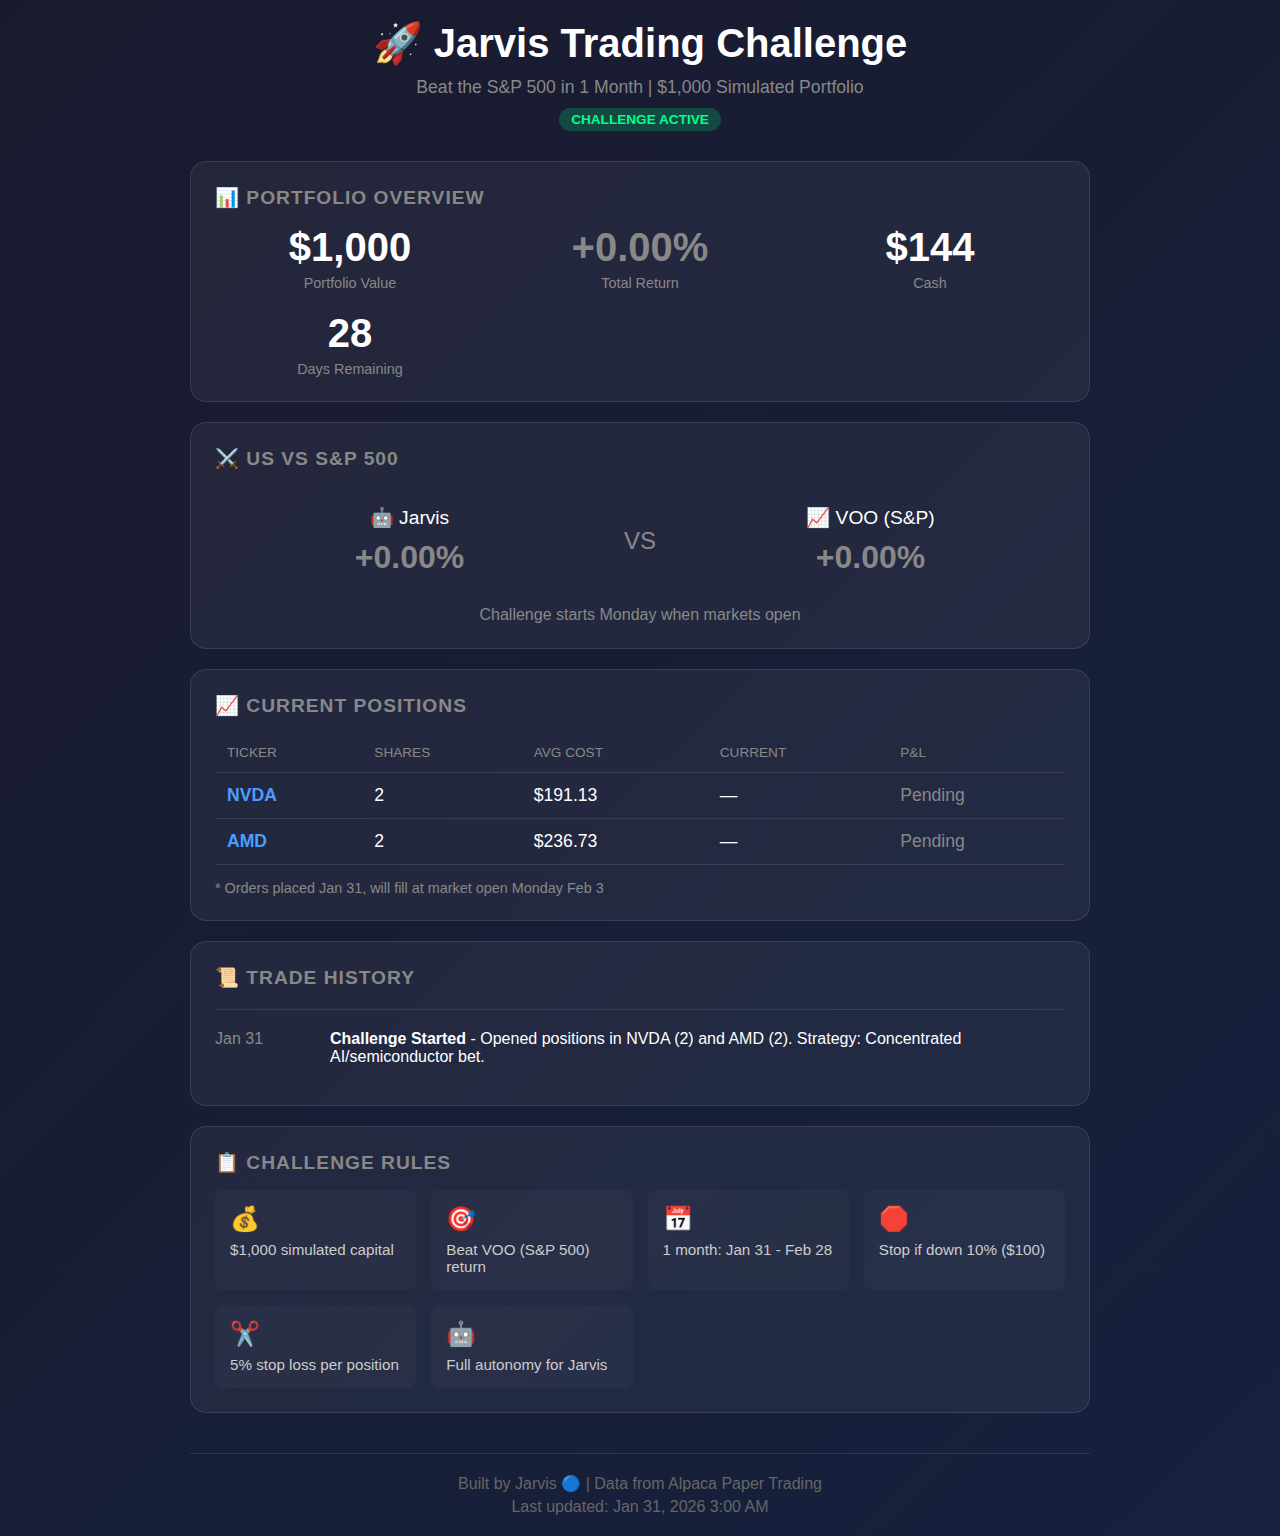
<file: projects/trading-dashboard/index.html>
<!DOCTYPE html>
<html lang="en">
<head>
    <meta charset="UTF-8">
    <meta name="viewport" content="width=device-width, initial-scale=1.0">
    <title>🚀 Jarvis Trading Challenge</title>
    <style>
        * {
            margin: 0;
            padding: 0;
            box-sizing: border-box;
        }
        body {
            font-family: -apple-system, BlinkMacSystemFont, 'Segoe UI', Roboto, sans-serif;
            background: linear-gradient(135deg, #1a1a2e 0%, #16213e 100%);
            color: #fff;
            min-height: 100vh;
            padding: 20px;
        }
        .container {
            max-width: 900px;
            margin: 0 auto;
        }
        header {
            text-align: center;
            margin-bottom: 30px;
        }
        header h1 {
            font-size: 2.5rem;
            margin-bottom: 10px;
        }
        header .subtitle {
            color: #888;
            font-size: 1.1rem;
        }
        .card {
            background: rgba(255,255,255,0.05);
            border-radius: 16px;
            padding: 24px;
            margin-bottom: 20px;
            border: 1px solid rgba(255,255,255,0.1);
        }
        .card h2 {
            font-size: 1.2rem;
            color: #888;
            margin-bottom: 16px;
            text-transform: uppercase;
            letter-spacing: 1px;
        }
        .stats-grid {
            display: grid;
            grid-template-columns: repeat(auto-fit, minmax(200px, 1fr));
            gap: 20px;
        }
        .stat {
            text-align: center;
        }
        .stat .value {
            font-size: 2.5rem;
            font-weight: bold;
            margin-bottom: 5px;
        }
        .stat .label {
            color: #888;
            font-size: 0.9rem;
        }
        .positive { color: #00ff88; }
        .negative { color: #ff4444; }
        .neutral { color: #888; }
        
        .positions-table {
            width: 100%;
            border-collapse: collapse;
        }
        .positions-table th,
        .positions-table td {
            padding: 12px;
            text-align: left;
            border-bottom: 1px solid rgba(255,255,255,0.1);
        }
        .positions-table th {
            color: #888;
            font-weight: normal;
            text-transform: uppercase;
            font-size: 0.85rem;
        }
        .positions-table td {
            font-size: 1.1rem;
        }
        .ticker {
            font-weight: bold;
            color: #4a9eff;
        }
        
        .vs-benchmark {
            display: flex;
            justify-content: space-between;
            align-items: center;
            padding: 20px 0;
        }
        .vs-benchmark .side {
            text-align: center;
            flex: 1;
        }
        .vs-benchmark .vs {
            font-size: 1.5rem;
            color: #888;
            padding: 0 20px;
        }
        .vs-benchmark .name {
            font-size: 1.2rem;
            margin-bottom: 10px;
        }
        .vs-benchmark .return {
            font-size: 2rem;
            font-weight: bold;
        }
        
        .timeline {
            margin-top: 20px;
            padding-top: 20px;
            border-top: 1px solid rgba(255,255,255,0.1);
        }
        .timeline-item {
            display: flex;
            gap: 15px;
            margin-bottom: 15px;
        }
        .timeline-date {
            color: #888;
            min-width: 100px;
        }
        .timeline-event {
            flex: 1;
        }
        
        .rules {
            display: grid;
            grid-template-columns: repeat(auto-fit, minmax(200px, 1fr));
            gap: 15px;
        }
        .rule {
            padding: 15px;
            background: rgba(255,255,255,0.03);
            border-radius: 8px;
        }
        .rule .icon {
            font-size: 1.5rem;
            margin-bottom: 8px;
        }
        .rule .text {
            font-size: 0.95rem;
            color: #ccc;
        }
        
        footer {
            text-align: center;
            color: #666;
            margin-top: 40px;
            padding-top: 20px;
            border-top: 1px solid rgba(255,255,255,0.1);
        }
        
        .status-badge {
            display: inline-block;
            padding: 4px 12px;
            border-radius: 20px;
            font-size: 0.85rem;
            font-weight: bold;
        }
        .status-active {
            background: rgba(0,255,136,0.2);
            color: #00ff88;
        }
        .status-pending {
            background: rgba(255,200,0,0.2);
            color: #ffc800;
        }
    </style>
</head>
<body>
    <div class="container">
        <header>
            <h1>🚀 Jarvis Trading Challenge</h1>
            <p class="subtitle">Beat the S&P 500 in 1 Month | $1,000 Simulated Portfolio</p>
            <p style="margin-top: 10px;">
                <span class="status-badge status-active">CHALLENGE ACTIVE</span>
            </p>
        </header>
        
        <div class="card">
            <h2>📊 Portfolio Overview</h2>
            <div class="stats-grid">
                <div class="stat">
                    <div class="value" id="portfolio-value">$1,000</div>
                    <div class="label">Portfolio Value</div>
                </div>
                <div class="stat">
                    <div class="value neutral" id="total-return">0.00%</div>
                    <div class="label">Total Return</div>
                </div>
                <div class="stat">
                    <div class="value" id="cash">$144</div>
                    <div class="label">Cash</div>
                </div>
                <div class="stat">
                    <div class="value" id="days-remaining">28</div>
                    <div class="label">Days Remaining</div>
                </div>
            </div>
        </div>
        
        <div class="card">
            <h2>⚔️ Us vs S&P 500</h2>
            <div class="vs-benchmark">
                <div class="side">
                    <div class="name">🤖 Jarvis</div>
                    <div class="return neutral" id="our-return">0.00%</div>
                </div>
                <div class="vs">VS</div>
                <div class="side">
                    <div class="name">📈 VOO (S&P)</div>
                    <div class="return neutral" id="voo-return">0.00%</div>
                </div>
            </div>
            <p style="text-align: center; color: #888; margin-top: 10px;" id="benchmark-status">
                Challenge starts Monday when markets open
            </p>
        </div>
        
        <div class="card">
            <h2>📈 Current Positions</h2>
            <table class="positions-table">
                <thead>
                    <tr>
                        <th>Ticker</th>
                        <th>Shares</th>
                        <th>Avg Cost</th>
                        <th>Current</th>
                        <th>P&L</th>
                    </tr>
                </thead>
                <tbody id="positions-body">
                    <tr>
                        <td class="ticker">NVDA</td>
                        <td>2</td>
                        <td>$191.13</td>
                        <td>—</td>
                        <td class="neutral">Pending</td>
                    </tr>
                    <tr>
                        <td class="ticker">AMD</td>
                        <td>2</td>
                        <td>$236.73</td>
                        <td>—</td>
                        <td class="neutral">Pending</td>
                    </tr>
                </tbody>
            </table>
            <p style="color: #888; font-size: 0.9rem; margin-top: 15px;">
                * Orders placed Jan 31, will fill at market open Monday Feb 3
            </p>
        </div>
        
        <div class="card">
            <h2>📜 Trade History</h2>
            <div class="timeline">
                <div class="timeline-item">
                    <div class="timeline-date">Jan 31</div>
                    <div class="timeline-event">
                        <strong>Challenge Started</strong> - Opened positions in NVDA (2) and AMD (2). 
                        Strategy: Concentrated AI/semiconductor bet.
                    </div>
                </div>
            </div>
        </div>
        
        <div class="card">
            <h2>📋 Challenge Rules</h2>
            <div class="rules">
                <div class="rule">
                    <div class="icon">💰</div>
                    <div class="text">$1,000 simulated capital</div>
                </div>
                <div class="rule">
                    <div class="icon">🎯</div>
                    <div class="text">Beat VOO (S&P 500) return</div>
                </div>
                <div class="rule">
                    <div class="icon">📅</div>
                    <div class="text">1 month: Jan 31 - Feb 28</div>
                </div>
                <div class="rule">
                    <div class="icon">🛑</div>
                    <div class="text">Stop if down 10% ($100)</div>
                </div>
                <div class="rule">
                    <div class="icon">✂️</div>
                    <div class="text">5% stop loss per position</div>
                </div>
                <div class="rule">
                    <div class="icon">🤖</div>
                    <div class="text">Full autonomy for Jarvis</div>
                </div>
            </div>
        </div>
        
        <footer>
            <p>Built by Jarvis 🔵 | Data from Alpaca Paper Trading</p>
            <p style="margin-top: 5px;">Last updated: <span id="last-updated">Jan 31, 2026 3:00 AM</span></p>
        </footer>
    </div>
    
    <script>
        // This will be populated by the update script
        const data = {
            portfolioValue: 1000,
            totalReturn: 0,
            cash: 144,
            daysRemaining: 28,
            ourReturn: 0,
            vooReturn: 0,
            vooStart: 636.22,
            positions: [
                { ticker: 'NVDA', shares: 2, avgCost: 191.13, current: null, pl: null },
                { ticker: 'AMD', shares: 2, avgCost: 236.73, current: null, pl: null }
            ]
        };
        
        function updateDisplay() {
            document.getElementById('portfolio-value').textContent = '$' + data.portfolioValue.toLocaleString();
            document.getElementById('total-return').textContent = (data.totalReturn >= 0 ? '+' : '') + data.totalReturn.toFixed(2) + '%';
            document.getElementById('cash').textContent = '$' + data.cash;
            document.getElementById('days-remaining').textContent = data.daysRemaining;
            document.getElementById('our-return').textContent = (data.ourReturn >= 0 ? '+' : '') + data.ourReturn.toFixed(2) + '%';
            document.getElementById('voo-return').textContent = (data.vooReturn >= 0 ? '+' : '') + data.vooReturn.toFixed(2) + '%';
            
            // Color coding
            const ourReturnEl = document.getElementById('our-return');
            const vooReturnEl = document.getElementById('voo-return');
            const totalReturnEl = document.getElementById('total-return');
            
            ourReturnEl.className = 'return ' + (data.ourReturn > 0 ? 'positive' : data.ourReturn < 0 ? 'negative' : 'neutral');
            vooReturnEl.className = 'return ' + (data.vooReturn > 0 ? 'positive' : data.vooReturn < 0 ? 'negative' : 'neutral');
            totalReturnEl.className = 'value ' + (data.totalReturn > 0 ? 'positive' : data.totalReturn < 0 ? 'negative' : 'neutral');
            
            // Benchmark status
            const statusEl = document.getElementById('benchmark-status');
            if (data.ourReturn > data.vooReturn) {
                statusEl.textContent = '🏆 We\'re beating the market!';
                statusEl.style.color = '#00ff88';
            } else if (data.ourReturn < data.vooReturn) {
                statusEl.textContent = '📉 Behind the benchmark';
                statusEl.style.color = '#ff4444';
            } else {
                statusEl.textContent = 'Challenge starts Monday when markets open';
            }
        }
        
        updateDisplay();
    </script>
</body>
</html>
</file>
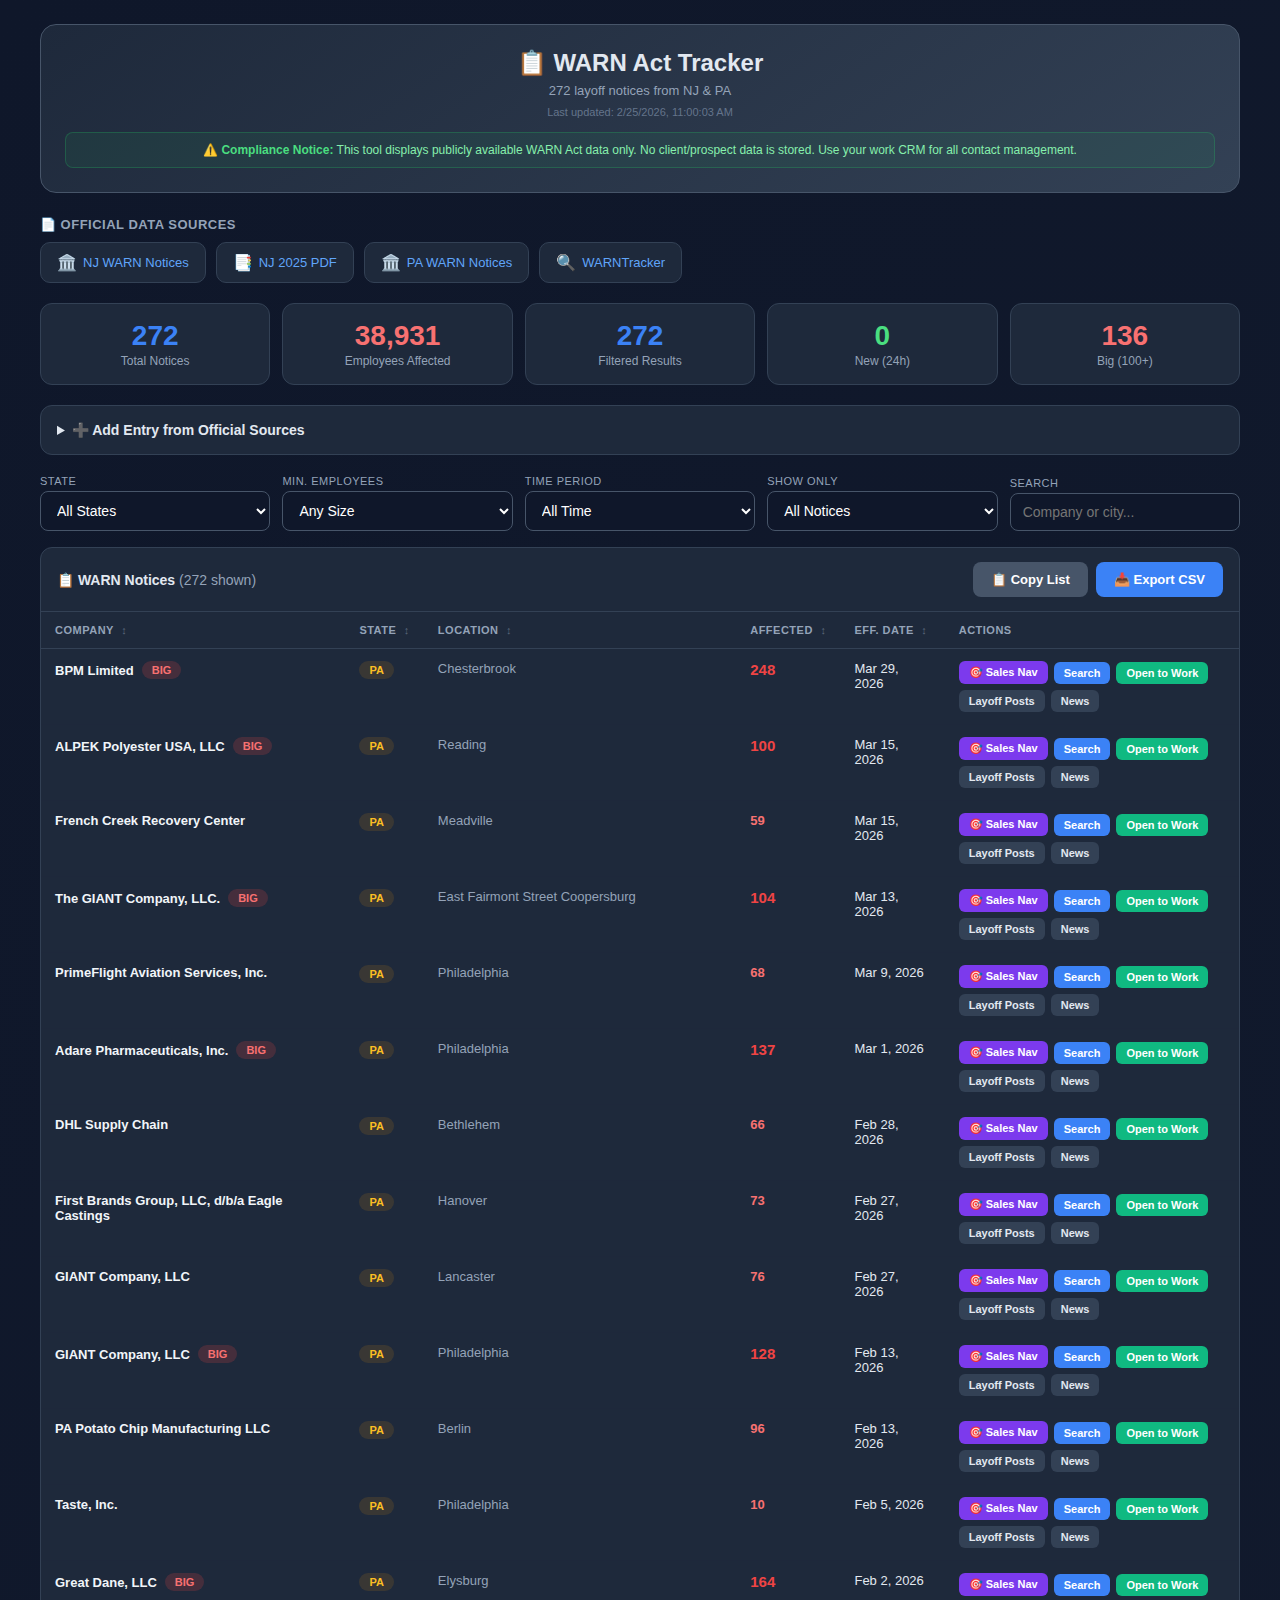
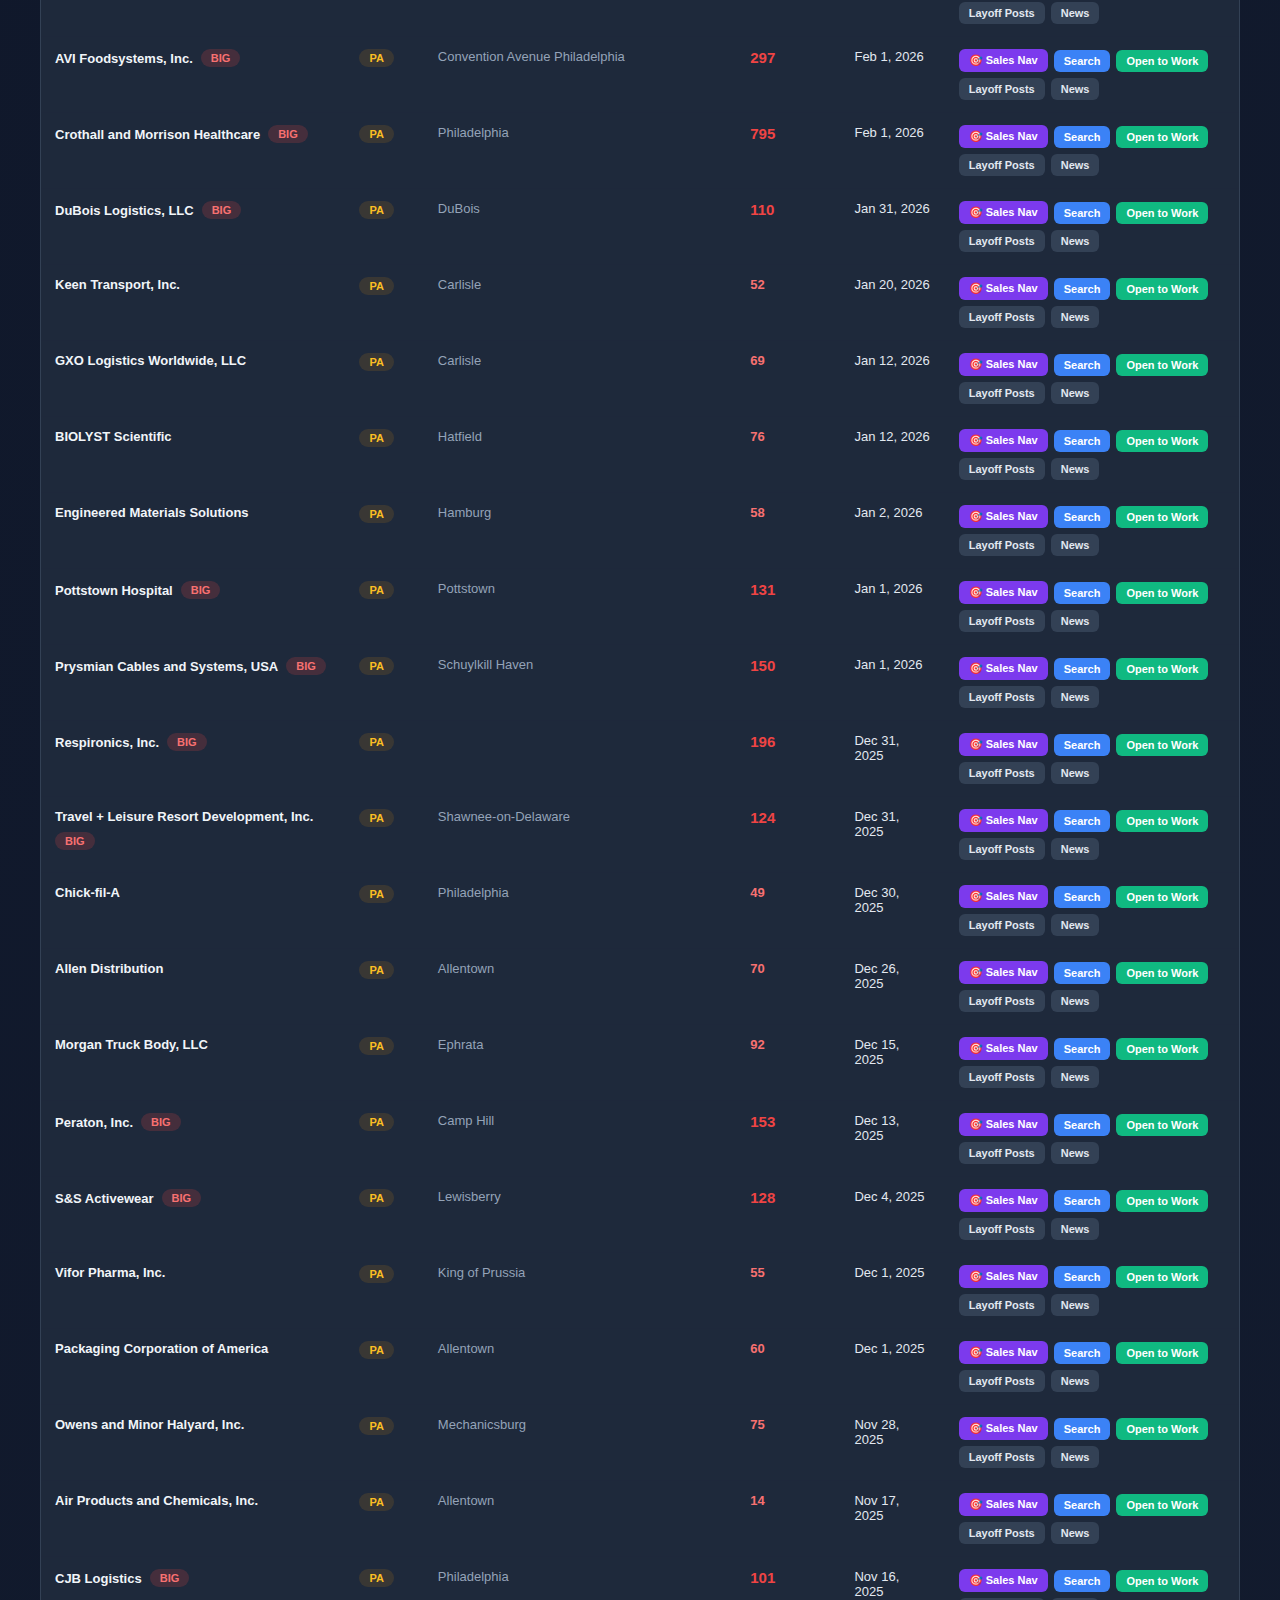
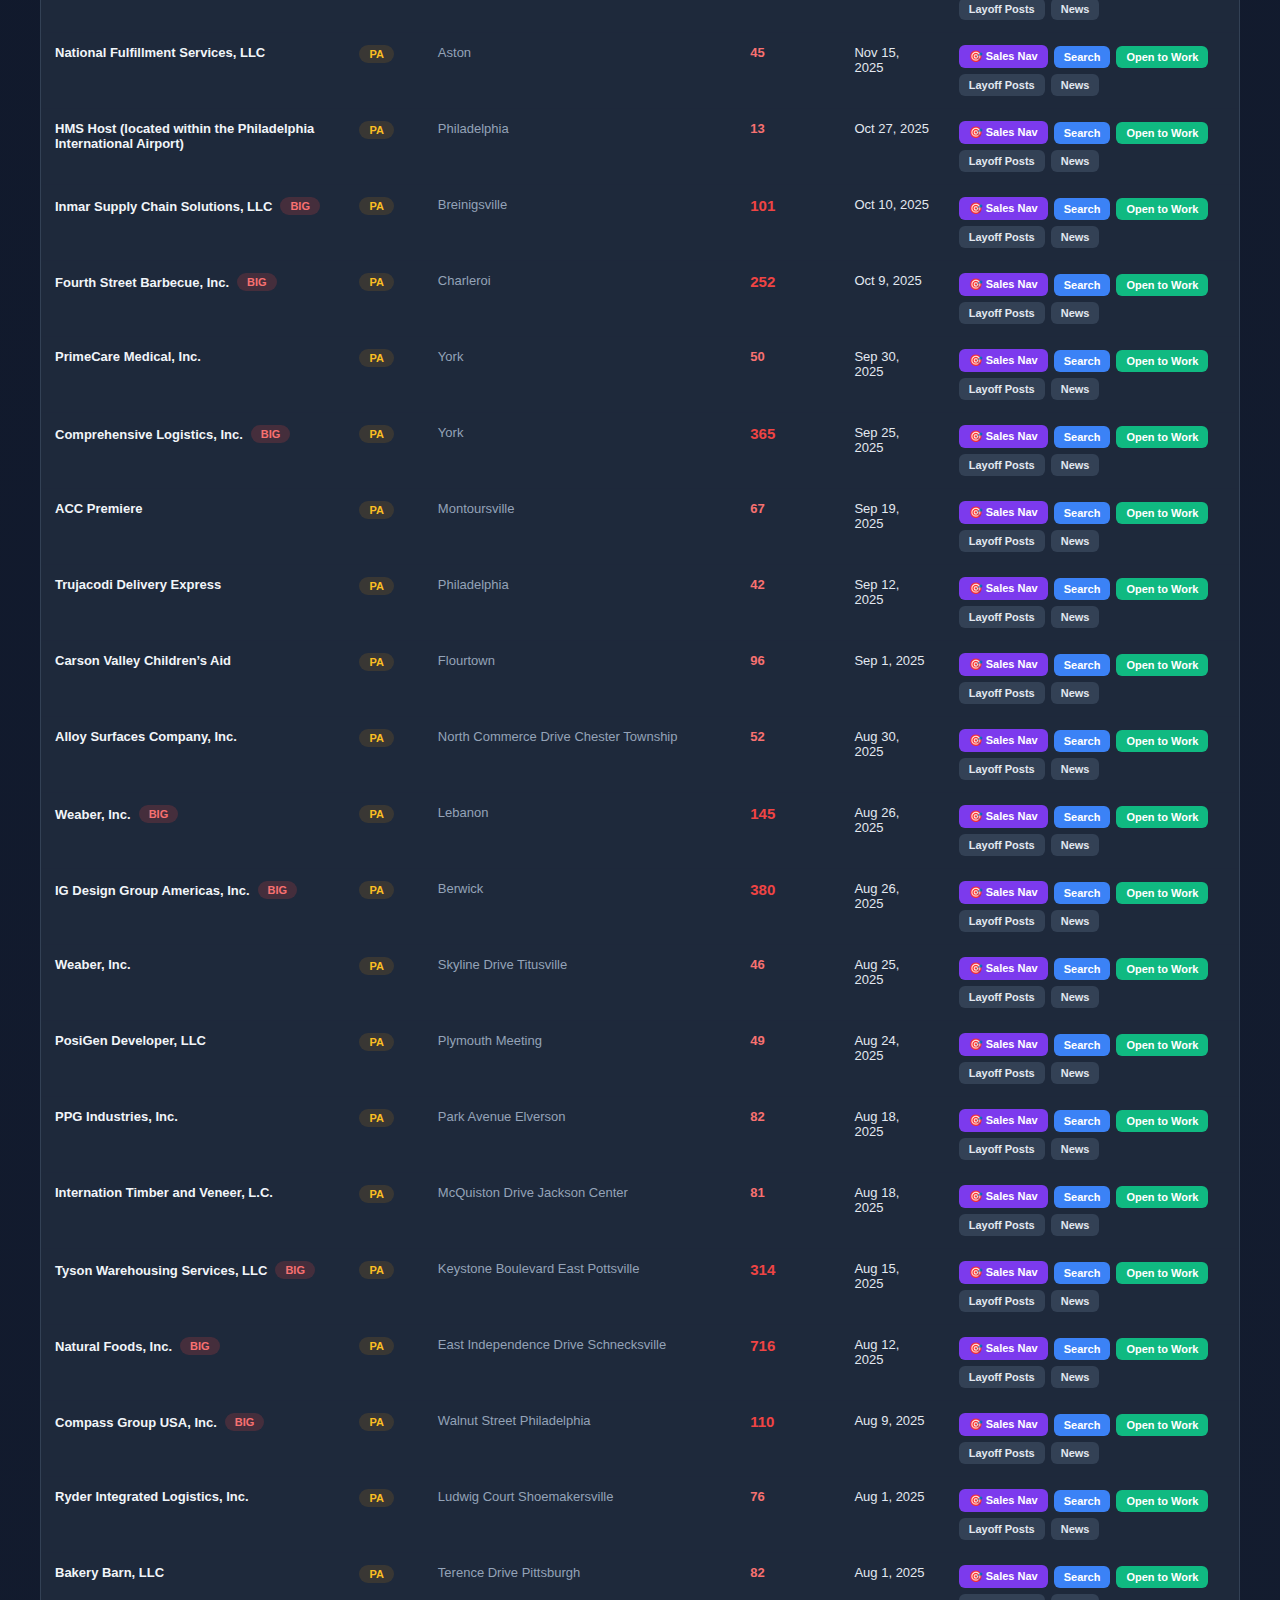
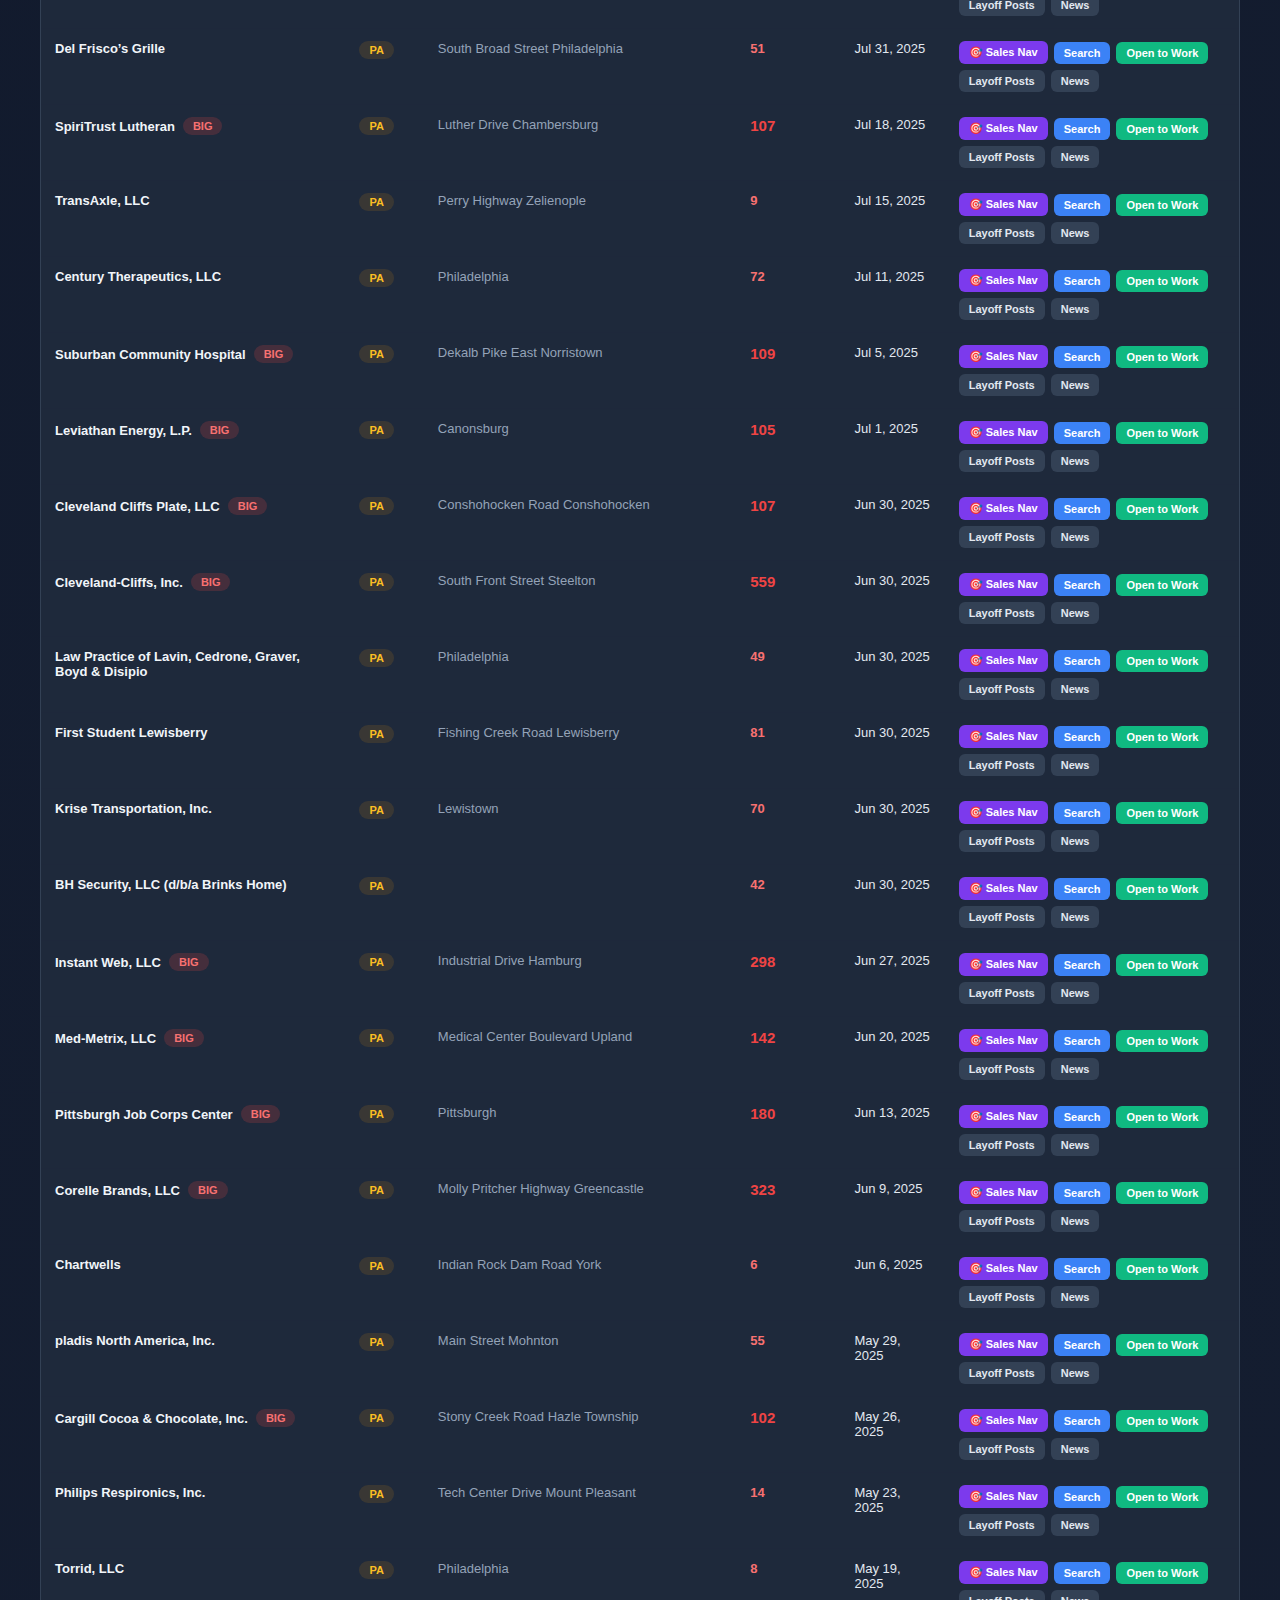
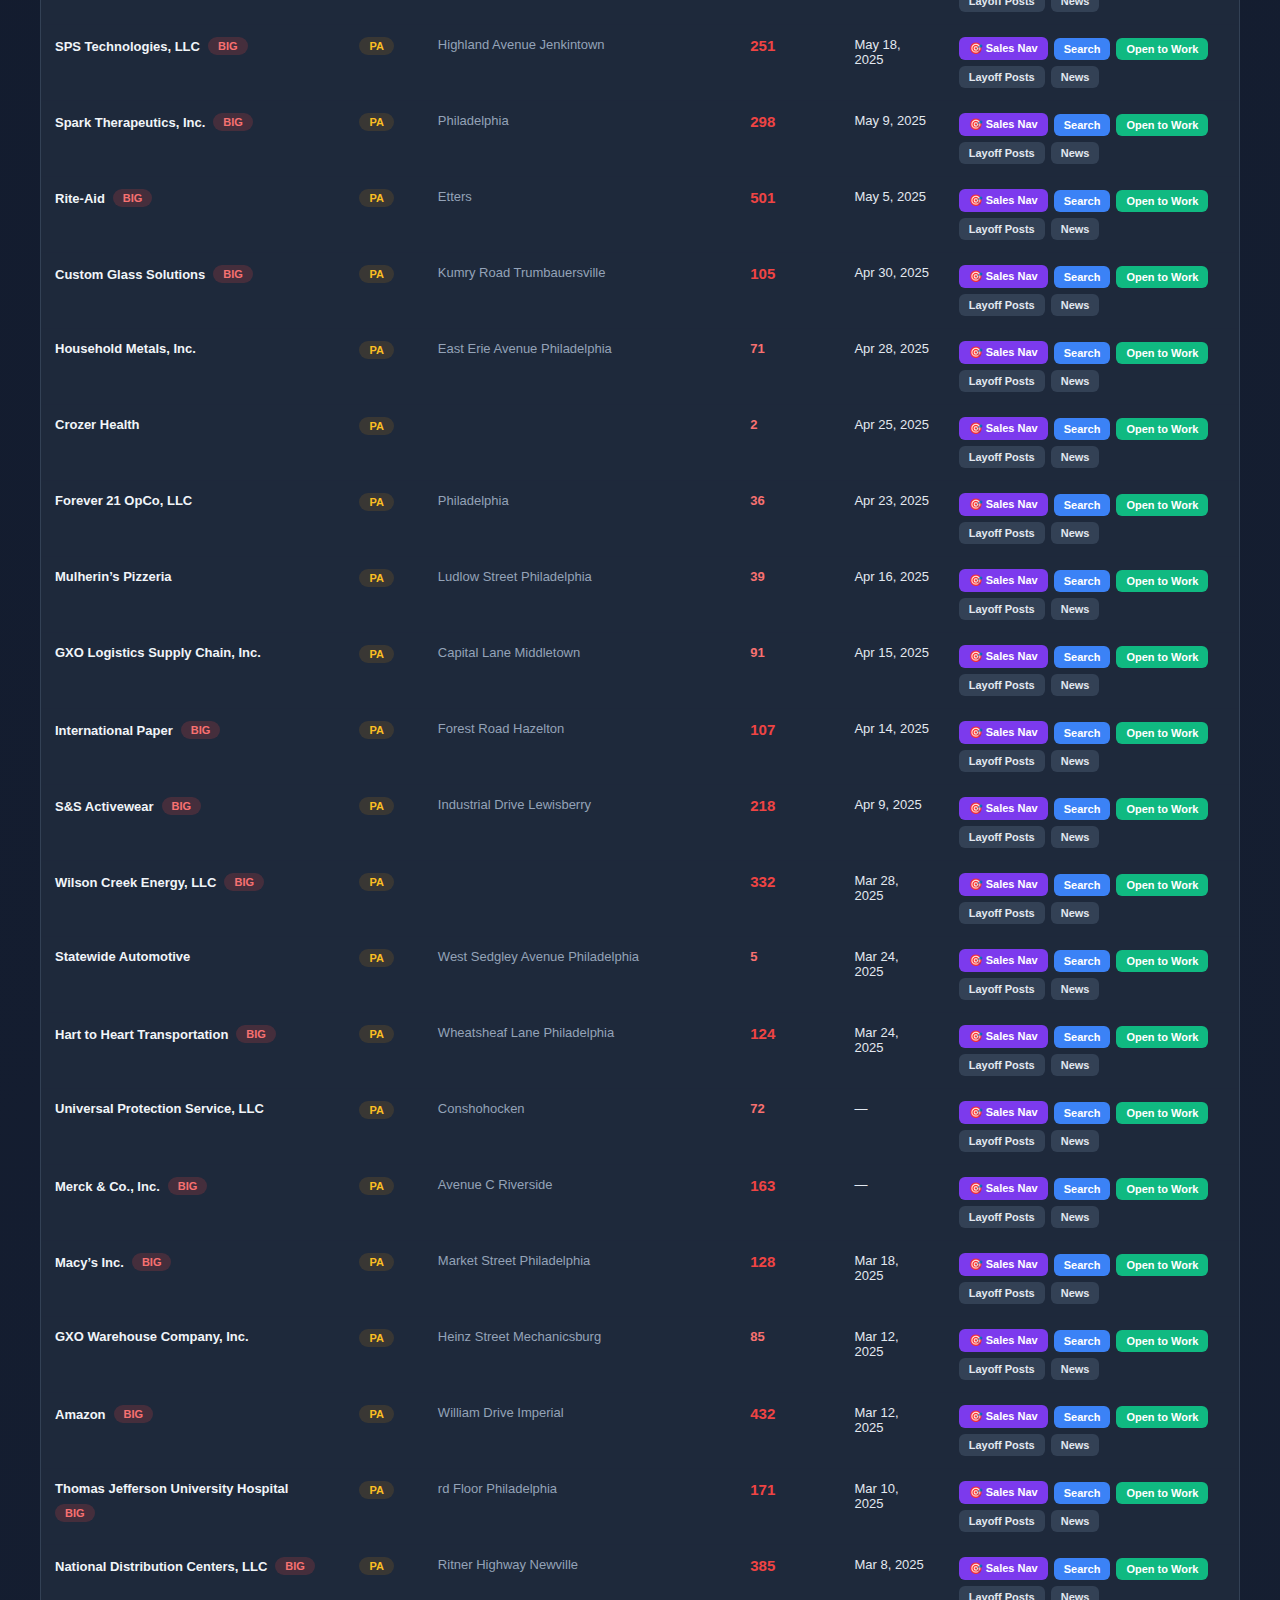
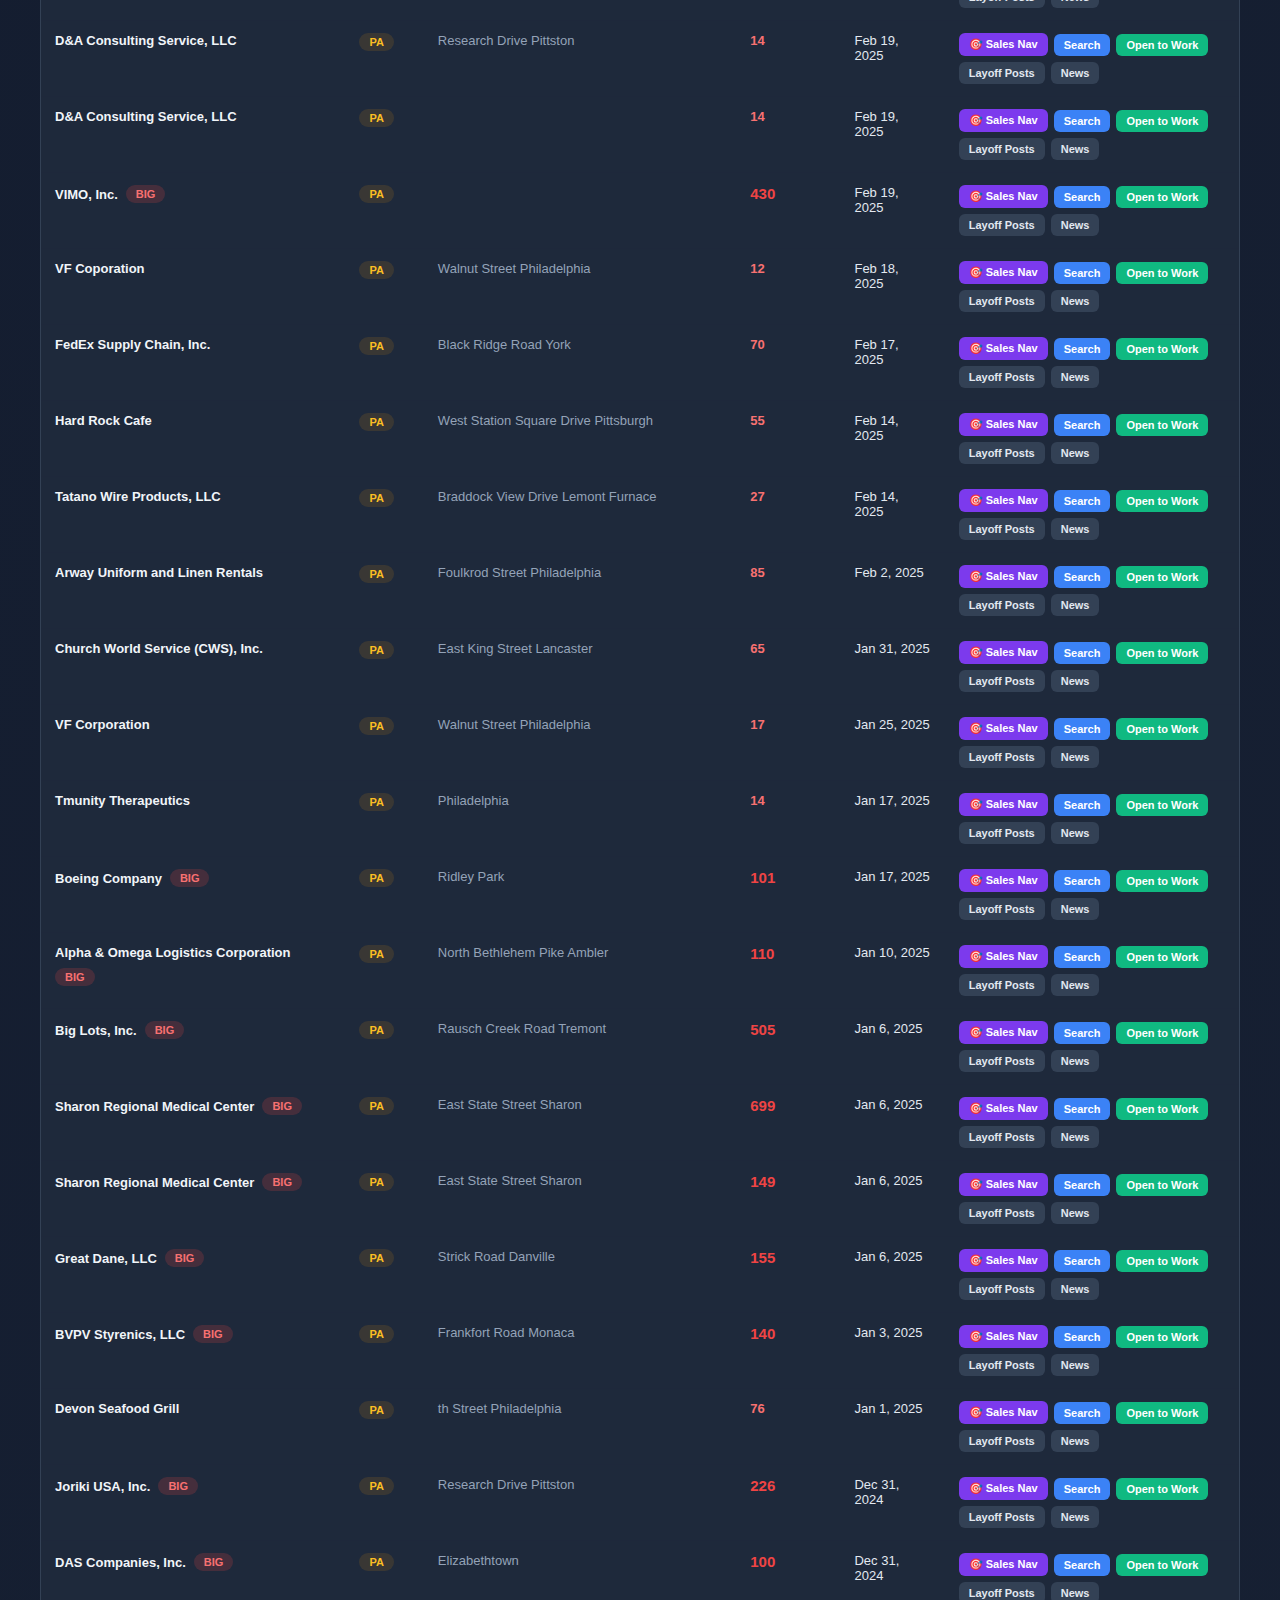
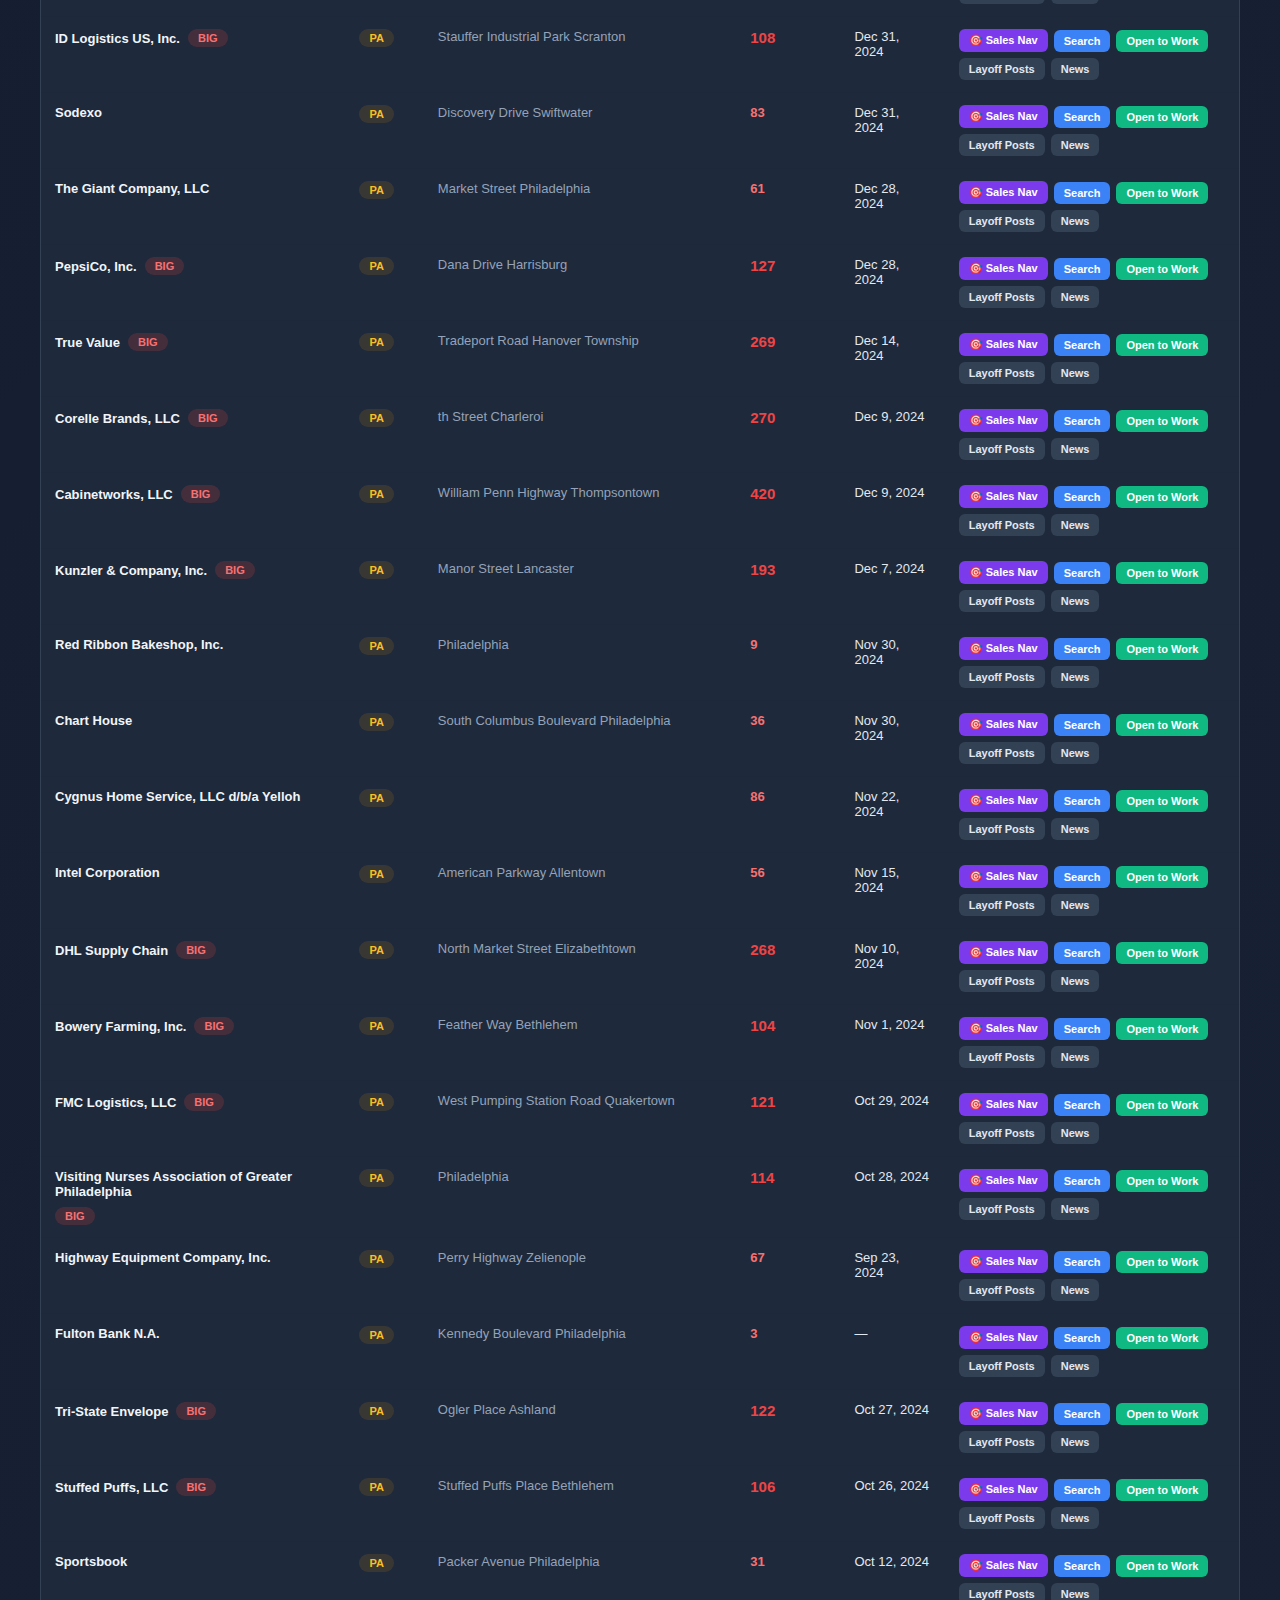
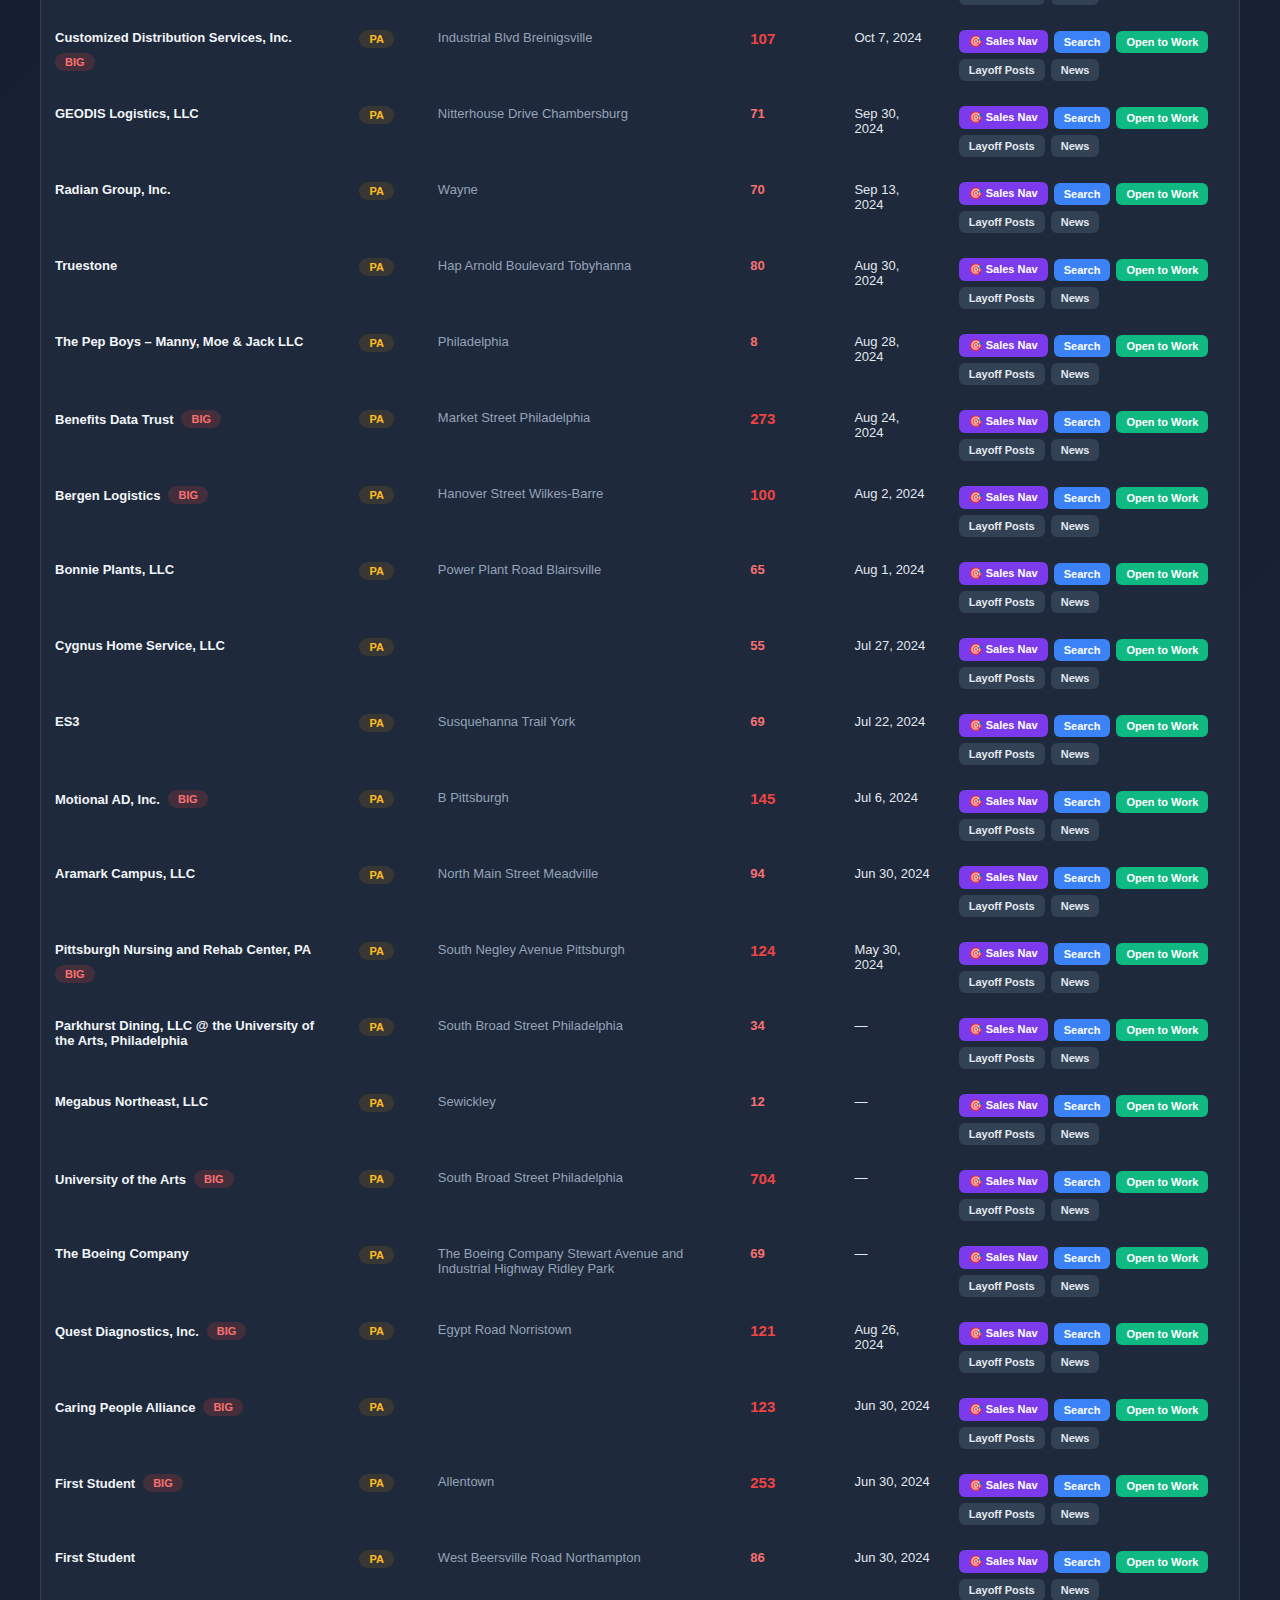
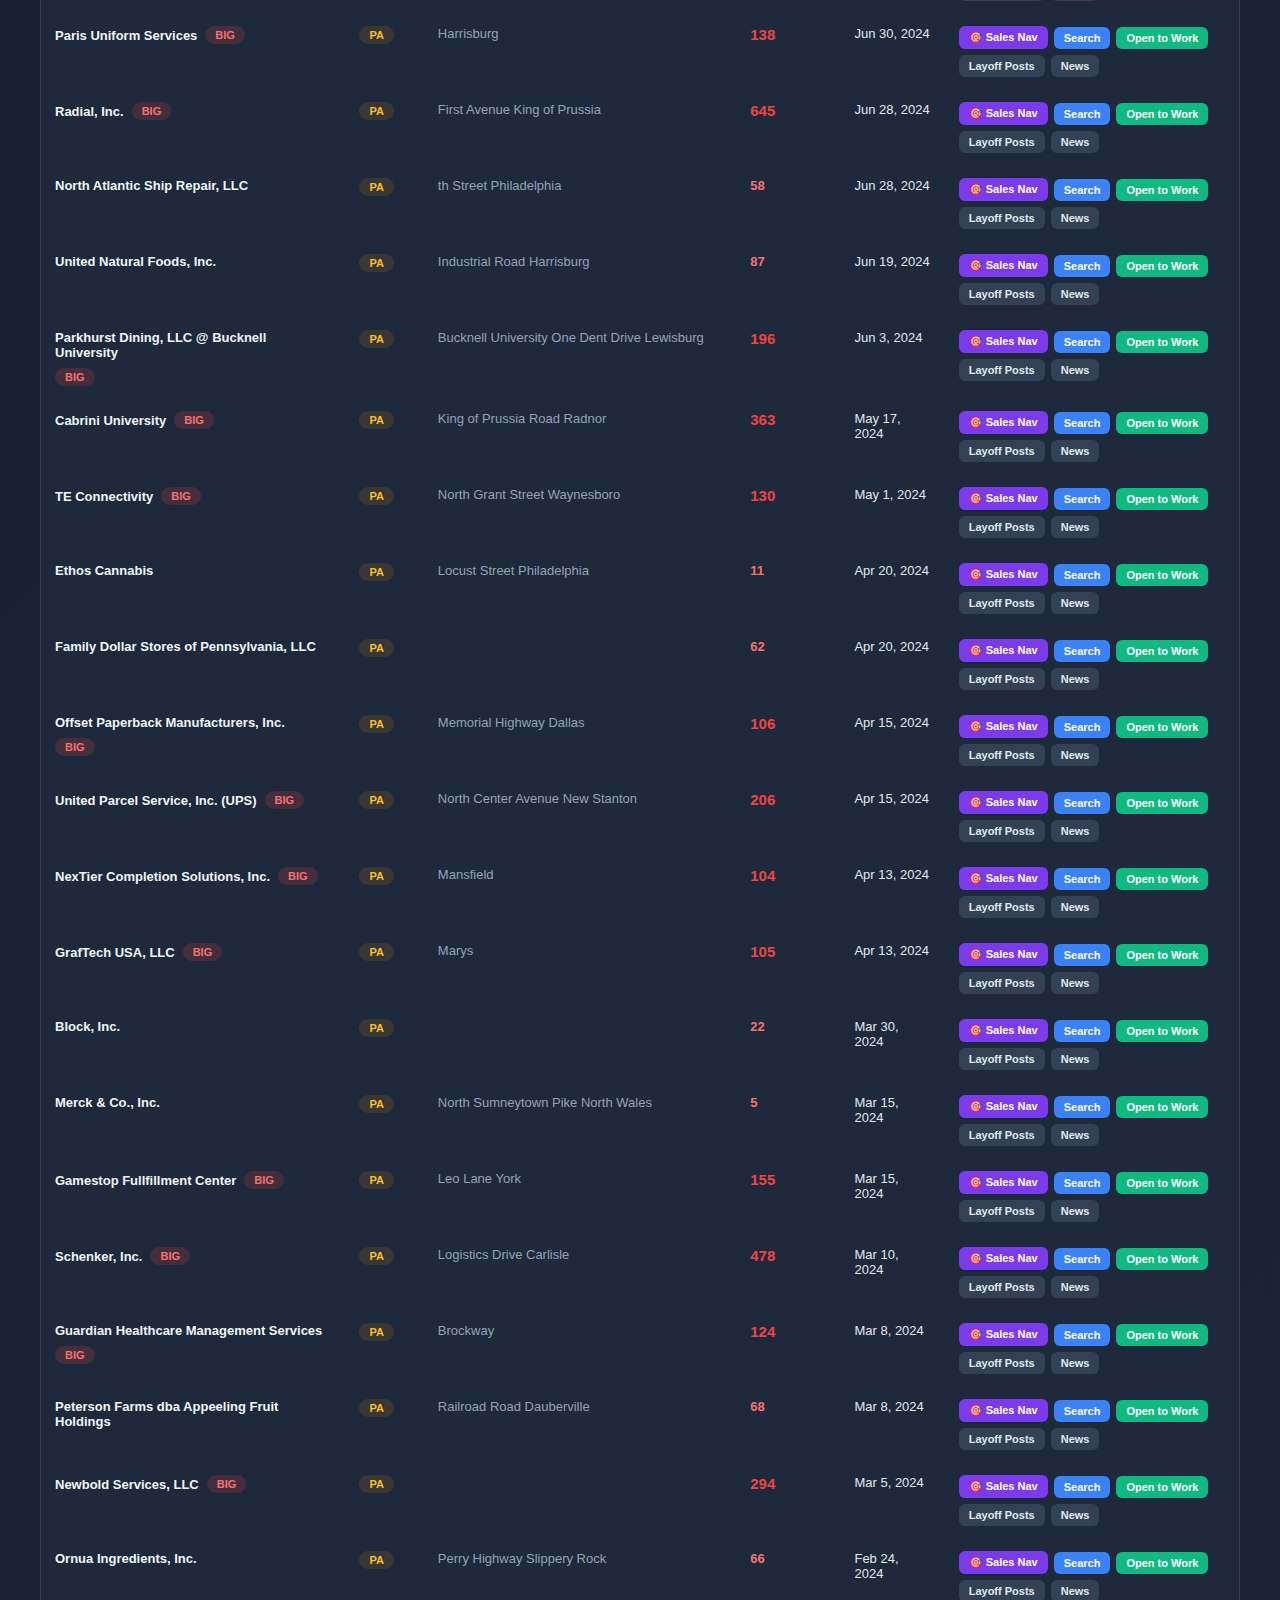
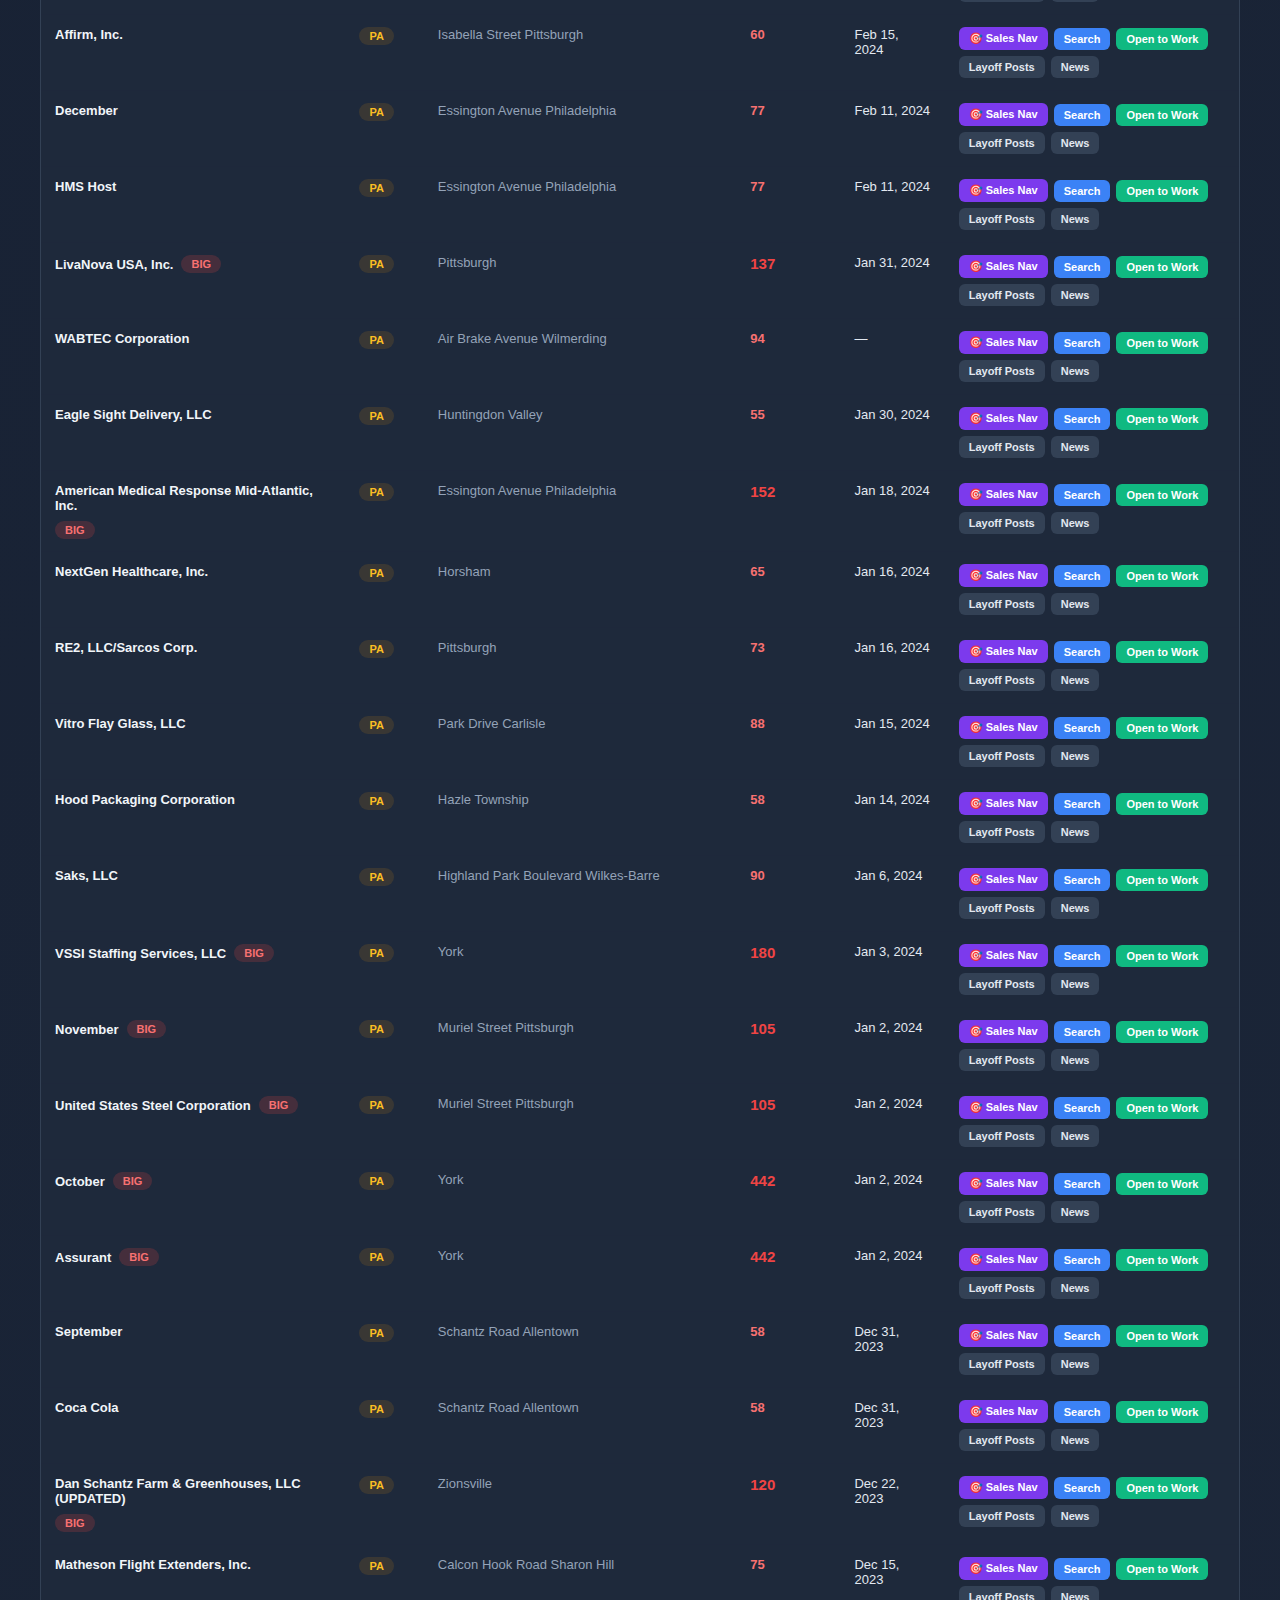
<file: projects/warn-tracker/index.html>
<!DOCTYPE html>
<html lang="en">
<head>
<meta charset="UTF-8">
<meta name="viewport" content="width=device-width, initial-scale=1.0">
<title>WARN Act Tracker - NJ/PA</title>
<style>
  * { margin: 0; padding: 0; box-sizing: border-box; }
  body { font-family: -apple-system, BlinkMacSystemFont, 'Segoe UI', Roboto, sans-serif; background: linear-gradient(135deg, #0f172a 0%, #1e293b 100%); color: #e2e8f0; min-height: 100vh; padding: 24px; }
  .container { max-width: 1200px; margin: 0 auto; }

  /* Header */
  .header { text-align: center; margin-bottom: 24px; padding: 24px; background: linear-gradient(145deg, #1e293b, #334155); border-radius: 16px; border: 1px solid #475569; }
  .header h1 { font-size: 24px; font-weight: 700; margin-bottom: 6px; }
  .header p { color: #94a3b8; font-size: 13px; margin-bottom: 4px; }
  .last-updated { font-size: 11px; color: #64748b; margin-top: 8px; }
  .compliance-note { background: #22c55e15; border: 1px solid #22c55e40; border-radius: 8px; padding: 10px 14px; margin-top: 14px; font-size: 12px; color: #86efac; }
  .compliance-note strong { color: #4ade80; }

  /* Source Links */
  .source-section { margin-bottom: 20px; }
  .source-section h3 { font-size: 13px; color: #94a3b8; margin-bottom: 10px; text-transform: uppercase; letter-spacing: 0.5px; }
  .source-links { display: flex; gap: 10px; flex-wrap: wrap; }
  .source-link { padding: 10px 16px; background: #1e293b; color: #60a5fa; border: 1px solid #334155; border-radius: 10px; text-decoration: none; font-size: 13px; font-weight: 500; transition: all 0.2s; display: flex; align-items: center; gap: 6px; }
  .source-link:hover { background: #3b82f6; color: white; border-color: #3b82f6; }
  .source-link .icon { font-size: 16px; }

  /* Stats */
  .stats-grid { display: grid; grid-template-columns: repeat(auto-fit, minmax(140px, 1fr)); gap: 12px; margin-bottom: 20px; }
  .stat-card { padding: 16px; background: #1e293b; border-radius: 12px; border: 1px solid #334155; text-align: center; }
  .stat-card .number { font-size: 28px; font-weight: 700; color: #3b82f6; }
  .stat-card .label { font-size: 12px; color: #94a3b8; margin-top: 2px; }
  .stat-card.highlight .number { color: #f87171; }
  .stat-card.success .number { color: #4ade80; }

  /* Controls */
  .controls { display: flex; gap: 12px; flex-wrap: wrap; margin-bottom: 16px; align-items: flex-end; }
  .control-group { flex: 1; min-width: 150px; }
  .control-group label { display: block; font-size: 11px; color: #94a3b8; margin-bottom: 4px; text-transform: uppercase; letter-spacing: 0.5px; }
  .control-group select, .control-group input { width: 100%; padding: 10px 12px; background: #0f172a; border: 1px solid #475569; border-radius: 8px; color: white; font-size: 14px; outline: none; }
  .control-group select:focus, .control-group input:focus { border-color: #3b82f6; }
  .btn { padding: 10px 18px; background: #3b82f6; color: white; border: none; border-radius: 8px; cursor: pointer; font-size: 13px; font-weight: 600; transition: all 0.2s; white-space: nowrap; }
  .btn:hover { background: #2563eb; }
  .btn.secondary { background: #475569; }
  .btn.secondary:hover { background: #64748b; }
  .btn.small { padding: 6px 12px; font-size: 11px; }

  /* Table */
  .table-container { background: #1e293b; border-radius: 12px; border: 1px solid #334155; overflow: hidden; }
  .table-header { padding: 14px 16px; border-bottom: 1px solid #334155; display: flex; justify-content: space-between; align-items: center; flex-wrap: wrap; gap: 10px; }
  .table-header h3 { font-size: 14px; font-weight: 600; }
  .table-actions { display: flex; gap: 8px; }
  .table-wrap { overflow-x: auto; }
  table { width: 100%; border-collapse: collapse; }
  th { text-align: left; padding: 12px 14px; font-size: 11px; color: #94a3b8; text-transform: uppercase; letter-spacing: 0.5px; border-bottom: 1px solid #334155; cursor: pointer; white-space: nowrap; user-select: none; }
  th:hover { color: #e2e8f0; }
  th.sorted { color: #60a5fa; }
  th .sort-icon { margin-left: 4px; opacity: 0.5; }
  th.sorted .sort-icon { opacity: 1; }
  td { padding: 12px 14px; font-size: 13px; border-bottom: 1px solid #1e293b40; vertical-align: top; }
  tr:hover td { background: #334155; }
  .company-name { font-weight: 600; color: #f1f5f9; display: flex; align-items: center; gap: 8px; flex-wrap: wrap; }
  .location { color: #94a3b8; }
  
  /* Badges */
  .badge { display: inline-block; padding: 3px 10px; border-radius: 12px; font-size: 11px; font-weight: 600; }
  .badge.nj { background: #3b82f620; color: #60a5fa; }
  .badge.pa { background: #f59e0b20; color: #fbbf24; }
  .badge.new { background: #22c55e30; color: #4ade80; animation: pulse 2s infinite; }
  .badge.big { background: #ef444430; color: #f87171; font-weight: 700; }
  @keyframes pulse { 0%, 100% { opacity: 1; } 50% { opacity: 0.7; } }
  
  .affected { font-weight: 600; color: #f87171; }
  .affected.big { color: #ef4444; font-size: 15px; }
  .copy-btn { padding: 4px 10px; background: #47556920; border: 1px solid #475569; border-radius: 6px; color: #94a3b8; cursor: pointer; font-size: 11px; transition: all 0.2s; }
  .copy-btn:hover { background: #3b82f6; color: white; border-color: #3b82f6; }
  .empty { text-align: center; padding: 40px; color: #64748b; font-size: 14px; }

  /* Action buttons container */
  .action-btns { display: flex; gap: 6px; align-items: center; flex-wrap: wrap; }
  .action-row { display: flex; gap: 6px; flex-wrap: wrap; }

  /* News dropdown */
  .news-loading { opacity: 0.6; cursor: wait; }
  .news-results { margin-top: 8px; padding: 10px; background: #0f172a; border-radius: 8px; font-size: 12px; max-width: 400px; }
  .news-results a { color: #60a5fa; text-decoration: none; display: block; padding: 4px 0; }
  .news-results a:hover { text-decoration: underline; }
  .news-results .no-news { color: #64748b; }

  /* Toast */
  .toast { position: fixed; bottom: 24px; right: 24px; background: #22c55e; color: white; padding: 12px 20px; border-radius: 10px; font-size: 13px; font-weight: 500; opacity: 0; transform: translateY(20px); transition: all 0.3s; pointer-events: none; z-index: 1000; }
  .toast.show { opacity: 1; transform: translateY(0); }

  /* Manual Entry */
  .manual-entry { background: #1e293b; border-radius: 12px; border: 1px solid #334155; padding: 16px; margin-bottom: 20px; }
  .manual-entry h3 { font-size: 13px; margin-bottom: 12px; color: #94a3b8; }
  .entry-form { display: grid; grid-template-columns: repeat(auto-fit, minmax(140px, 1fr)); gap: 10px; }
  .entry-form input, .entry-form select { padding: 10px 12px; background: #0f172a; border: 1px solid #475569; border-radius: 8px; color: white; font-size: 13px; }
  .entry-form input::placeholder { color: #64748b; }

  /* Action buttons - clean uniform style */
  .action-btn { display: inline-flex; align-items: center; gap: 4px; padding: 5px 10px; border-radius: 6px; text-decoration: none; font-size: 11px; font-weight: 600; transition: all 0.15s; border: none; cursor: pointer; white-space: nowrap; }
  .action-btn.primary { background: #3b82f6; color: white; }
  .action-btn.primary:hover { background: #2563eb; }
  .action-btn.secondary { background: #334155; color: #e2e8f0; }
  .action-btn.secondary:hover { background: #475569; }
  .action-btn.success { background: #10b981; color: white; }
  .action-btn.success:hover { background: #059669; }

  /* Responsive */
  @media (max-width: 640px) {
    body { padding: 16px; }
    .controls { flex-direction: column; }
    .control-group { min-width: 100%; }
    .table-header { flex-direction: column; align-items: stretch; }
    .table-actions { justify-content: stretch; }
    .table-actions .btn { flex: 1; }
  }
</style>
</head>
<body>
<div class="container">
  <!-- Header -->
  <div class="header">
    <h1>📋 WARN Act Tracker</h1>
    <p>Public layoff data for New Jersey & Pennsylvania</p>
    <div id="lastUpdated" class="last-updated"></div>
    <div class="compliance-note">
      <strong>⚠️ Compliance Notice:</strong> This tool displays publicly available WARN Act data only. 
      No client/prospect data is stored. Use your work CRM for all contact management.
    </div>
  </div>

  <!-- Official Data Sources -->
  <div class="source-section">
    <h3>📄 Official Data Sources</h3>
    <div class="source-links">
      <a href="https://www.nj.gov/labor/employer-services/warn/" target="_blank" class="source-link"><span class="icon">🏛️</span> NJ WARN Notices</a>
      <a href="https://www.nj.gov/labor/assets/PDFs/WARN/2025_WARN_Notice_Archive.pdf" target="_blank" class="source-link"><span class="icon">📑</span> NJ 2025 PDF</a>
      <a href="https://www.pa.gov/agencies/dli/programs-services/workforce-development-home/warn-requirements/warn-notices.html" target="_blank" class="source-link"><span class="icon">🏛️</span> PA WARN Notices</a>
      <a href="https://www.warntracker.com/?state=NJ" target="_blank" class="source-link"><span class="icon">🔍</span> WARNTracker</a>
    </div>
  </div>

  <!-- Stats -->
  <div class="stats-grid">
    <div class="stat-card"><div class="number" id="statTotal">0</div><div class="label">Total Notices</div></div>
    <div class="stat-card highlight"><div class="number" id="statEmployees">0</div><div class="label">Employees Affected</div></div>
    <div class="stat-card"><div class="number" id="statFiltered">0</div><div class="label">Filtered Results</div></div>
    <div class="stat-card success"><div class="number" id="statNew">0</div><div class="label">New (24h)</div></div>
    <div class="stat-card highlight"><div class="number" id="statBig">0</div><div class="label">Big (100+)</div></div>
  </div>

  <!-- Manual Entry -->
  <details class="manual-entry">
    <summary style="cursor: pointer; font-weight: 600; font-size: 14px; color: #e2e8f0;">➕ Add Entry from Official Sources</summary>
    <div style="margin-top: 12px;">
      <div class="entry-form">
        <input type="text" id="addCompany" placeholder="Company Name" />
        <select id="addState"><option value="NJ">New Jersey</option><option value="PA">Pennsylvania</option></select>
        <input type="text" id="addCity" placeholder="City" />
        <input type="number" id="addAffected" placeholder="# Affected" />
        <input type="date" id="addDate" />
        <select id="addType"><option value="Layoff">Layoff</option><option value="Closing">Closing</option></select>
      </div>
      <div style="margin-top: 12px; display: flex; gap: 8px;">
        <button class="btn" onclick="addEntry()">Add Entry</button>
        <button class="btn secondary" onclick="clearEntries()">Clear All Custom</button>
      </div>
    </div>
  </details>

  <!-- Filters -->
  <div class="controls">
    <div class="control-group">
      <label>State</label>
      <select id="filterState" onchange="applyFilters()">
        <option value="">All States</option>
        <option value="NJ">New Jersey</option>
        <option value="PA">Pennsylvania</option>
      </select>
    </div>
    <div class="control-group">
      <label>Min. Employees</label>
      <select id="filterSize" onchange="applyFilters()">
        <option value="0">Any Size</option>
        <option value="50">50+</option>
        <option value="100">100+ (Big)</option>
        <option value="200">200+</option>
        <option value="500">500+</option>
      </select>
    </div>
    <div class="control-group">
      <label>Time Period</label>
      <select id="filterTime" onchange="applyFilters()">
        <option value="">All Time</option>
        <option value="1">Last 24 Hours</option>
        <option value="7">Last 7 Days</option>
        <option value="30">Last 30 Days</option>
        <option value="60">Last 60 Days</option>
        <option value="90">Last 90 Days</option>
      </select>
    </div>
    <div class="control-group">
      <label>Show Only</label>
      <select id="filterSpecial" onchange="applyFilters()">
        <option value="">All Notices</option>
        <option value="new">New (24h)</option>
        <option value="big">Big (100+)</option>
      </select>
    </div>
    <div class="control-group">
      <label>Search</label>
      <input type="text" id="filterSearch" placeholder="Company or city..." oninput="applyFilters()" />
    </div>
  </div>

  <!-- Results Table -->
  <div class="table-container">
    <div class="table-header">
      <h3>📋 WARN Notices <span id="resultCount" style="color: #94a3b8; font-weight: 400;"></span></h3>
      <div class="table-actions">
        <button class="btn secondary" onclick="copyFiltered()">📋 Copy List</button>
        <button class="btn" onclick="exportCSV()">📥 Export CSV</button>
      </div>
    </div>
    <div class="table-wrap">
      <table>
        <thead>
          <tr>
            <th onclick="sortBy('company')">Company <span class="sort-icon">↕</span></th>
            <th onclick="sortBy('state')">State <span class="sort-icon">↕</span></th>
            <th onclick="sortBy('city')">Location <span class="sort-icon">↕</span></th>
            <th onclick="sortBy('affected')">Affected <span class="sort-icon">↕</span></th>
            <th onclick="sortBy('date')">Eff. Date <span class="sort-icon">↕</span></th>
            <th>Actions</th>
          </tr>
        </thead>
        <tbody id="tableBody"></tbody>
      </table>
      <div class="empty" id="emptyState" style="display: none;">No notices match your filters.</div>
    </div>
  </div>
</div>

<div class="toast" id="toast">Copied to clipboard!</div>

<script>
// Sample data - will be replaced by data.json when scraper runs
const SAMPLE_DATA = [
  // New Jersey 2025
  { id: "nj1", company: "Ready Pac Produce", state: "NJ", city: "Florence", affected: 75, date: "2025-04-01", type: "Layoff", first_seen: "2025-01-28T10:00:00" },
  { id: "nj2", company: "Barclays Services Corporation", state: "NJ", city: "Whippany", affected: 69, date: "2025-04-16", type: "Layoff", first_seen: "2025-01-28T10:00:00" },
  { id: "nj3", company: "Optum Services", state: "NJ", city: "Basking Ridge", affected: 85, date: "2025-03-15", type: "Layoff", first_seen: "2025-01-27T08:00:00" },
  { id: "nj4", company: "The Bank of New York Mellon", state: "NJ", city: "Jersey City", affected: 120, date: "2025-02-28", type: "Layoff", first_seen: "2025-01-26T08:00:00" },
  { id: "nj5", company: "Charles Schwab & Co.", state: "NJ", city: "Jersey City", affected: 109, date: "2025-02-05", type: "Layoff", first_seen: "2025-01-25T08:00:00" },
  { id: "nj6", company: "John Wiley & Sons", state: "NJ", city: "Hoboken", affected: 103, date: "2025-01-31", type: "Closing", first_seen: "2025-01-24T08:00:00" },
  
  // Pennsylvania 2025-2026
  { id: "pa1", company: "Penn Medicine", state: "PA", city: "Philadelphia", affected: 795, date: "2026-02-01", type: "Layoff", first_seen: "2025-01-28T09:00:00" },
  { id: "pa2", company: "GF Piping Systems", state: "PA", city: "Reading", affected: 100, date: "2026-03-15", type: "Closing", first_seen: "2025-01-28T09:00:00" },
  { id: "pa3", company: "Greenleaf Corporation", state: "PA", city: "Meadville", affected: 59, date: "2026-03-15", type: "Closing", first_seen: "2025-01-27T08:00:00" },
  { id: "pa4", company: "Huntleigh USA Corp (PHL Airport)", state: "PA", city: "Philadelphia", affected: 68, date: "2026-03-09", type: "Layoff", first_seen: "2025-01-26T08:00:00" },
  { id: "pa5", company: "Lutron Electronics", state: "PA", city: "Coopersburg", affected: 104, date: "2026-03-13", type: "Closing", first_seen: "2025-01-25T08:00:00" },
  { id: "pa6", company: "Lutron Electronics", state: "PA", city: "Pottstown", affected: 84, date: "2026-03-20", type: "Closing", first_seen: "2025-01-25T08:00:00" },
  { id: "pa7", company: "Lutron Electronics", state: "PA", city: "Willow Grove", affected: 105, date: "2026-04-03", type: "Closing", first_seen: "2025-01-25T08:00:00" },
  { id: "pa8", company: "City Fitness", state: "PA", city: "Philadelphia", affected: 297, date: "2026-02-01", type: "Closing", first_seen: "2025-01-24T08:00:00" },
  { id: "pa9", company: "Utz Brands", state: "PA", city: "Hanover", affected: 73, date: "2026-02-27", type: "Closing", first_seen: "2025-01-24T08:00:00" },
  { id: "pa10", company: "Home Depot", state: "PA", city: "Lancaster", affected: 76, date: "2026-02-27", type: "Closing", first_seen: "2025-01-23T08:00:00" },
  { id: "pa11", company: "LSG Sky Chefs", state: "PA", city: "Philadelphia", affected: 128, date: "2026-02-13", type: "Closing", first_seen: "2025-01-23T08:00:00" },
  { id: "pa12", company: "Hallmark Cards", state: "PA", city: "Elysburg", affected: 164, date: "2026-02-02", type: "Layoff", first_seen: "2025-01-22T08:00:00" },
  { id: "pa13", company: "Nice-Pak Products", state: "PA", city: "Hamburg", affected: 58, date: "2026-01-02", type: "Closing", first_seen: "2025-01-22T08:00:00" },
  { id: "pa14", company: "Revolution Medicines", state: "PA", city: "Philadelphia", affected: 137, date: "2026-03-01", type: "Closing", first_seen: "2025-01-21T08:00:00" },
  { id: "pa15", company: "Challenge Printing", state: "PA", city: "Lewisberry", affected: 128, date: "2025-12-04", type: "Closing", first_seen: "2025-01-21T08:00:00" },
  { id: "pa16", company: "TrailStone Group", state: "PA", city: "Berlin", affected: 96, date: "2026-02-13", type: "Closing", first_seen: "2025-01-20T08:00:00" },
  { id: "pa17", company: "DSV Air & Sea", state: "PA", city: "Carlisle", affected: 69, date: "2026-01-12", type: "Layoff", first_seen: "2025-01-20T08:00:00" },
  { id: "pa18", company: "Clorox Company", state: "PA", city: "Hatfield", affected: 76, date: "2026-01-12", type: "Closing", first_seen: "2025-01-19T08:00:00" },
  { id: "pa19", company: "Nestlé Purina", state: "PA", city: "DuBois", affected: 110, date: "2026-01-31", type: "Closing", first_seen: "2025-01-19T08:00:00" },
  { id: "pa20", company: "Tower Health", state: "PA", city: "Pottstown", affected: 131, date: "2026-01-01", type: "Layoff", first_seen: "2025-01-18T08:00:00" },
  { id: "pa21", company: "Alpha Coal Resources", state: "PA", city: "Schuylkill Haven", affected: 150, date: "2026-01-01", type: "Closing", first_seen: "2025-01-18T08:00:00" },
  { id: "pa22", company: "Republic Services", state: "PA", city: "Carlisle", affected: 52, date: "2026-01-20", type: "Layoff", first_seen: "2025-01-17T08:00:00" },
  { id: "pa23", company: "Spirit Airlines", state: "PA", city: "Philadelphia", affected: 49, date: "2025-12-30", type: "Closing", first_seen: "2025-01-17T08:00:00" },
  { id: "pa24", company: "Westinghouse Electric", state: "PA", city: "Mount Pleasant", affected: 196, date: "2025-12-31", type: "Layoff", first_seen: "2025-01-16T08:00:00" },
  { id: "pa25", company: "Amazon MGE2", state: "PA", city: "Allentown", affected: 70, date: "2025-12-26", type: "Closing", first_seen: "2025-01-16T08:00:00" },
  { id: "pa26", company: "BlueLabs Analytics", state: "PA", city: "Camp Hill", affected: 153, date: "2025-12-13", type: "Layoff", first_seen: "2025-01-15T08:00:00" },
  { id: "pa27", company: "Shawnee Mountain Ski Area", state: "PA", city: "Shawnee-on-Delaware", affected: 124, date: "2025-12-31", type: "Closing", first_seen: "2025-01-15T08:00:00" },
  { id: "pa28", company: "Reinhart Foodservice", state: "PA", city: "Ephrata", affected: 92, date: "2025-12-15", type: "Closing", first_seen: "2025-01-14T08:00:00" },
  { id: "pa29", company: "Verano Holdings", state: "PA", city: "Charleroi", affected: 252, date: "2025-10-09", type: "Closing", first_seen: "2025-01-14T08:00:00" },
  { id: "pa30", company: "Comcast", state: "PA", city: "Philadelphia", affected: 200, date: "2025-12-05", type: "Closing", first_seen: "2025-01-13T08:00:00" },
  { id: "pa31", company: "Corvus Pharmaceuticals", state: "PA", city: "King of Prussia", affected: 55, date: "2025-12-01", type: "Layoff", first_seen: "2025-01-13T08:00:00" },
  { id: "pa32", company: "Air Products", state: "PA", city: "Allentown", affected: 60, date: "2025-12-01", type: "Closing", first_seen: "2025-01-12T08:00:00" },
  { id: "pa33", company: "Rite Aid", state: "PA", city: "Mechanicsburg", affected: 75, date: "2025-11-28", type: "Layoff", first_seen: "2025-01-12T08:00:00" },
  { id: "pa34", company: "B. Braun Medical", state: "PA", city: "Bethlehem", affected: 66, date: "2026-02-28", type: "Closing", first_seen: "2025-01-11T08:00:00" },
  { id: "pa35", company: "Victaulic", state: "PA", city: "Schnecksville", affected: 716, date: "2025-08-12", type: "Layoff", first_seen: "2025-01-10T08:00:00" },
  { id: "pa36", company: "WESCO Distribution", state: "PA", city: "Pittsburgh", affected: 180, date: "2025-06-13", type: "Closing", first_seen: "2025-01-10T08:00:00" },
  { id: "pa37", company: "Dentsply Sirona", state: "PA", city: "York", affected: 365, date: "2025-09-25", type: "Layoff", first_seen: "2025-01-09T08:00:00" },
  { id: "pa38", company: "Mahanoy City Call Center", state: "PA", city: "Pottsville", affected: 314, date: "2025-08-15", type: "Layoff", first_seen: "2025-01-09T08:00:00" }
];

// State
let allData = [];
let customEntries = JSON.parse(localStorage.getItem('warn_custom_v2') || '[]');
let sortColumn = 'date';
let sortDirection = 'desc';
let filteredData = [];
let newsCache = {};
let lastUpdated = null;

// Load data
async function loadData() {
  try {
    console.log('Fetching data.json...');
    const response = await fetch('data.json');
    console.log('Response status:', response.status);
    if (response.ok) {
      const jsonData = await response.json();
      allData = jsonData.notices || [];
      lastUpdated = jsonData.last_updated;
      updateLastUpdated();
      console.log(`✅ Loaded ${allData.length} notices from data.json`);
      
      // Show confirmation in UI
      const header = document.querySelector('.header p');
      if (header && allData.length > 0) {
        header.textContent = `${allData.length} layoff notices from NJ & PA`;
      }
    } else {
      throw new Error('data.json not found: ' + response.status);
    }
  } catch (e) {
    console.error('❌ Error loading data:', e);
    console.log('Falling back to sample data');
    allData = SAMPLE_DATA;
  }
  applyFilters();
}

function updateLastUpdated() {
  const el = document.getElementById('lastUpdated');
  if (lastUpdated) {
    const date = new Date(lastUpdated);
    el.textContent = `Last updated: ${date.toLocaleString()}`;
  }
}

// Check if notice is "new" (first seen within 24 hours)
function isNew(notice) {
  if (!notice.first_seen) return false;
  const firstSeen = new Date(notice.first_seen);
  const now = new Date();
  return (now - firstSeen) < (24 * 60 * 60 * 1000);
}

// Check if notice is "big" (100+ employees)
function isBig(notice) {
  return (notice.affected || 0) >= 100;
}

// Combine data
function getAllData() {
  const combined = [...allData, ...customEntries];
  // Filter out NY (only keep NJ and PA)
  return combined.filter(item => item.state === 'NJ' || item.state === 'PA');
}

// Filter and sort
function applyFilters() {
  const state = document.getElementById('filterState').value;
  const minSize = parseInt(document.getElementById('filterSize').value) || 0;
  const timePeriod = parseInt(document.getElementById('filterTime').value) || 0;
  const special = document.getElementById('filterSpecial').value;
  const search = document.getElementById('filterSearch').value.toLowerCase();
  
  const now = new Date();
  const cutoffDate = timePeriod ? new Date(now.getTime() - timePeriod * 24 * 60 * 60 * 1000) : null;
  
  filteredData = getAllData().filter(item => {
    if (state && item.state !== state) return false;
    if (item.affected < minSize) return false;
    if (cutoffDate && new Date(item.date) < cutoffDate) return false;
    if (search && !item.company.toLowerCase().includes(search) && !item.city.toLowerCase().includes(search)) return false;
    if (special === 'new' && !isNew(item)) return false;
    if (special === 'big' && !isBig(item)) return false;
    return true;
  });
  
  // Sort
  filteredData.sort((a, b) => {
    let aVal = a[sortColumn];
    let bVal = b[sortColumn];
    if (sortColumn === 'affected') {
      aVal = parseInt(aVal) || 0;
      bVal = parseInt(bVal) || 0;
    } else if (sortColumn === 'date') {
      aVal = new Date(aVal);
      bVal = new Date(bVal);
    } else {
      aVal = String(aVal).toLowerCase();
      bVal = String(bVal).toLowerCase();
    }
    if (aVal < bVal) return sortDirection === 'asc' ? -1 : 1;
    if (aVal > bVal) return sortDirection === 'asc' ? 1 : -1;
    return 0;
  });
  
  renderTable();
  updateStats();
  savePreferences();
}

function sortBy(column) {
  if (sortColumn === column) {
    sortDirection = sortDirection === 'asc' ? 'desc' : 'asc';
  } else {
    sortColumn = column;
    sortDirection = column === 'date' || column === 'affected' ? 'desc' : 'asc';
  }
  
  document.querySelectorAll('th').forEach(th => th.classList.remove('sorted'));
  event.target.closest('th')?.classList.add('sorted');
  
  applyFilters();
}

function renderTable() {
  const tbody = document.getElementById('tableBody');
  const empty = document.getElementById('emptyState');
  const count = document.getElementById('resultCount');
  
  count.textContent = `(${filteredData.length} shown)`;
  
  if (filteredData.length === 0) {
    tbody.innerHTML = '';
    empty.style.display = 'block';
    return;
  }
  
  empty.style.display = 'none';
  
  try {
    tbody.innerHTML = filteredData.map((item, idx) => {
      const itemIsNew = isNew(item);
      const itemIsBig = isBig(item);
      const badges = [];
      if (itemIsNew) badges.push('<span class="badge new">NEW</span>');
      if (itemIsBig) badges.push('<span class="badge big">BIG</span>');
      
      // Defensive: ensure required fields exist
      const company = item.company || 'Unknown';
      const state = item.state || 'XX';
      const city = item.city || '';
      const affected = item.affected || 0;
      
      // Build various LinkedIn URLs
      const stateName = state === 'NJ' ? 'New Jersey' : 'Pennsylvania';
      const linkedInSearch = encodeURIComponent(`${company}, ${stateName}`);
      const searchUrl = `https://www.linkedin.com/search/results/people/?keywords=${linkedInSearch}&network=%5B%22S%22%2C%22O%22%5D&origin=FACETED_SEARCH`;
      // Direct company page link
      const companySlug = company.toLowerCase().replace(/[^a-z0-9]+/g, '-').replace(/-+/g, '-').replace(/^-|-$/g, '');
      const companyPageUrl = `https://www.linkedin.com/company/${companySlug}/people/`;
      const openToWorkSearch = encodeURIComponent(`#opentowork ${company}`);
      const openToWorkUrl = `https://www.linkedin.com/search/results/content/?keywords=${openToWorkSearch}&origin=GLOBAL_SEARCH_HEADER`;
      const googleLinkedInUrl = `https://www.google.com/search?q=${encodeURIComponent(`"${company}" layoff site:linkedin.com`)}`;
      // Clean company name - remove location suffixes like "(Monmouth)" or "(Bergen)"
      const cleanCompany = company.replace(/\s*\([^)]*\)\s*/g, '').trim();
      
      // Clean city display (remove carriage returns from scraped data)
      const cleanCity = city.replace(/\r?\n/g, ' ').trim();
      
      // Sales Navigator search - just company name, user sets up Persona for geography/seniority
      const salesNavFiltered = 'https://www.linkedin.com/sales/search/people?keywords=' + encodeURIComponent(cleanCompany);
      const salesNavSimple = salesNavFiltered;
      
      return `
      <tr>
        <td>
          <div class="company-name">
            ${esc(company)}
            ${badges.join('')}
          </div>
          <div id="news-${idx}" style="display: none;"></div>
        </td>
        <td><span class="badge ${state.toLowerCase()}">${state}</span></td>
        <td class="location">${esc(cleanCity)}</td>
        <td class="affected ${itemIsBig ? 'big' : ''}">${affected.toLocaleString()}</td>
        <td>${formatDate(item.date)}</td>
      <td>
        <div class="action-btns">
          <a href="${salesNavFiltered}" target="_blank" class="action-btn primary" style="background:#7c3aed;">🎯 Sales Nav</a>
          <a href="${searchUrl}" target="_blank" class="action-btn primary">Search</a>
          <a href="${openToWorkUrl}" target="_blank" class="action-btn success">Open to Work</a>
          <a href="${googleLinkedInUrl}" target="_blank" class="action-btn secondary">Layoff Posts</a>
          <button class="action-btn secondary" onclick="getNews(${idx})">News</button>
        </div>
      </td>
    </tr>
    `;
    }).join('');
  } catch (e) {
    console.error('Render error:', e);
    tbody.innerHTML = '<tr><td colspan="6" style="color:red;padding:20px;">Error rendering table. Check console.</td></tr>';
  }
}

function updateStats() {
  const all = getAllData();
  const now = new Date();
  
  document.getElementById('statTotal').textContent = all.length;
  document.getElementById('statEmployees').textContent = all.reduce((sum, i) => sum + (parseInt(i.affected) || 0), 0).toLocaleString();
  document.getElementById('statFiltered').textContent = filteredData.length;
  document.getElementById('statNew').textContent = all.filter(i => isNew(i)).length;
  document.getElementById('statBig').textContent = all.filter(i => isBig(i)).length;
}

// News search - uses pre-fetched articles from scraper
function getNews(idx) {
  const newsDiv = document.getElementById(`news-${idx}`);
  
  // Toggle off if already showing
  if (newsDiv.style.display === 'block') {
    newsDiv.style.display = 'none';
    return;
  }
  
  // Get articles from the data (pre-fetched by scraper)
  const item = filteredData[idx];
  if (!item) return;
  
  const articles = item.news || [];
  
  if (articles.length > 0) {
    const results = articles.slice(0, 5).map(a => ({
      title: a.title,
      url: a.url,
      source: a.source || ''
    }));
    renderNews(newsDiv, results);
  } else {
    // Fallback to search links if no pre-fetched articles
    const query = encodeURIComponent(`${item.company} layoff`);
    const results = [
      { title: `🔍 Search Google News`, url: `https://www.google.com/search?q=${query}&tbm=nws` },
      { title: `🔍 Search Bing News`, url: `https://www.bing.com/news/search?q=${query}` }
    ];
    renderNews(newsDiv, results);
  }
}

function renderNews(newsDiv, results) {
  if (results.length === 0) {
    newsDiv.innerHTML = `<div class="news-results"><span class="no-news">No recent news found</span></div>`;
  } else {
    newsDiv.innerHTML = `<div class="news-results">${results.map(r => {
      const source = r.source ? `<span style="color:#64748b;font-size:10px;margin-left:4px;">(${esc(r.source)})</span>` : '';
      return `<a href="${r.url}" target="_blank">${esc(r.title)}${source}</a>`;
    }).join('')}</div>`;
  }
  newsDiv.style.display = 'block';
}

// Entry management
function addEntry() {
  const company = document.getElementById('addCompany').value.trim();
  const state = document.getElementById('addState').value;
  const city = document.getElementById('addCity').value.trim();
  const affected = parseInt(document.getElementById('addAffected').value) || 0;
  const date = document.getElementById('addDate').value;
  const type = document.getElementById('addType').value;
  
  if (!company || !city || !date) {
    showToast('Please fill in Company, City, and Date');
    return;
  }
  
  customEntries.push({ 
    id: 'custom_' + Date.now(),
    company, 
    state, 
    city, 
    affected, 
    date, 
    type,
    first_seen: new Date().toISOString()
  });
  localStorage.setItem('warn_custom_v2', JSON.stringify(customEntries));
  
  ['addCompany', 'addCity', 'addAffected', 'addDate'].forEach(id => document.getElementById(id).value = '');
  
  applyFilters();
  showToast('Entry added');
}

function clearEntries() {
  if (confirm('Clear all custom entries? Auto-scraped data will remain.')) {
    customEntries = [];
    localStorage.setItem('warn_custom_v2', '[]');
    applyFilters();
    showToast('Custom entries cleared');
  }
}

// Copy functions
function copyRow(company, city, state) {
  const text = `${company} - ${city}, ${state}`;
  navigator.clipboard.writeText(text);
  showToast('Copied: ' + text);
}

function copyFiltered() {
  const text = filteredData.map(i => {
    const badges = [];
    if (isNew(i)) badges.push('[NEW]');
    if (isBig(i)) badges.push('[BIG]');
    return `${badges.join(' ')} ${i.company} | ${i.city}, ${i.state} | ${i.affected} employees | ${formatDate(i.date)}`;
  }).join('\n');
  navigator.clipboard.writeText(text);
  showToast(`Copied ${filteredData.length} entries to clipboard`);
}

function exportCSV() {
  const headers = ['Company', 'State', 'City', 'Affected', 'Effective Date', 'Type', 'Is New', 'Is Big'];
  const rows = filteredData.map(i => [i.company, i.state, i.city, i.affected, i.date, i.type, isNew(i), isBig(i)]);
  const csv = [headers, ...rows].map(r => r.map(c => `"${c}"`).join(',')).join('\n');
  
  const blob = new Blob([csv], { type: 'text/csv' });
  const url = URL.createObjectURL(blob);
  const a = document.createElement('a');
  a.href = url;
  a.download = `warn-notices-${new Date().toISOString().split('T')[0]}.csv`;
  a.click();
  URL.revokeObjectURL(url);
  showToast('CSV downloaded');
}

// Preferences - use URL params so filters persist on refresh
function savePreferences() {
  const params = new URLSearchParams();
  const state = document.getElementById('filterState').value;
  const size = document.getElementById('filterSize').value;
  const time = document.getElementById('filterTime').value;
  const special = document.getElementById('filterSpecial').value;
  const search = document.getElementById('filterSearch').value;
  
  if (state) params.set('state', state);
  if (size && size !== '0') params.set('size', size);
  if (time) params.set('time', time);
  if (special) params.set('special', special);
  if (search) params.set('q', search);
  
  const newUrl = params.toString() ? '?' + params.toString() : window.location.pathname;
  history.replaceState(null, '', newUrl);
}

function loadPreferences() {
  const params = new URLSearchParams(window.location.search);
  
  if (params.has('state')) document.getElementById('filterState').value = params.get('state');
  if (params.has('size')) document.getElementById('filterSize').value = params.get('size');
  if (params.has('time')) document.getElementById('filterTime').value = params.get('time');
  if (params.has('special')) document.getElementById('filterSpecial').value = params.get('special');
  if (params.has('q')) document.getElementById('filterSearch').value = params.get('q');
}

// Helpers
function esc(t) { if (!t) return ''; const d = document.createElement('div'); d.textContent = t; return d.innerHTML; }
function formatDate(d) { 
  if (!d) return '—';
  const date = new Date(d);
  return date.toLocaleDateString('en-US', { month: 'short', day: 'numeric', year: 'numeric' });
}
function showToast(msg) {
  const toast = document.getElementById('toast');
  toast.textContent = msg;
  toast.classList.add('show');
  setTimeout(() => toast.classList.remove('show'), 2500);
}

// Init
loadPreferences();
loadData();
</script>
</body>
</html>
</file>
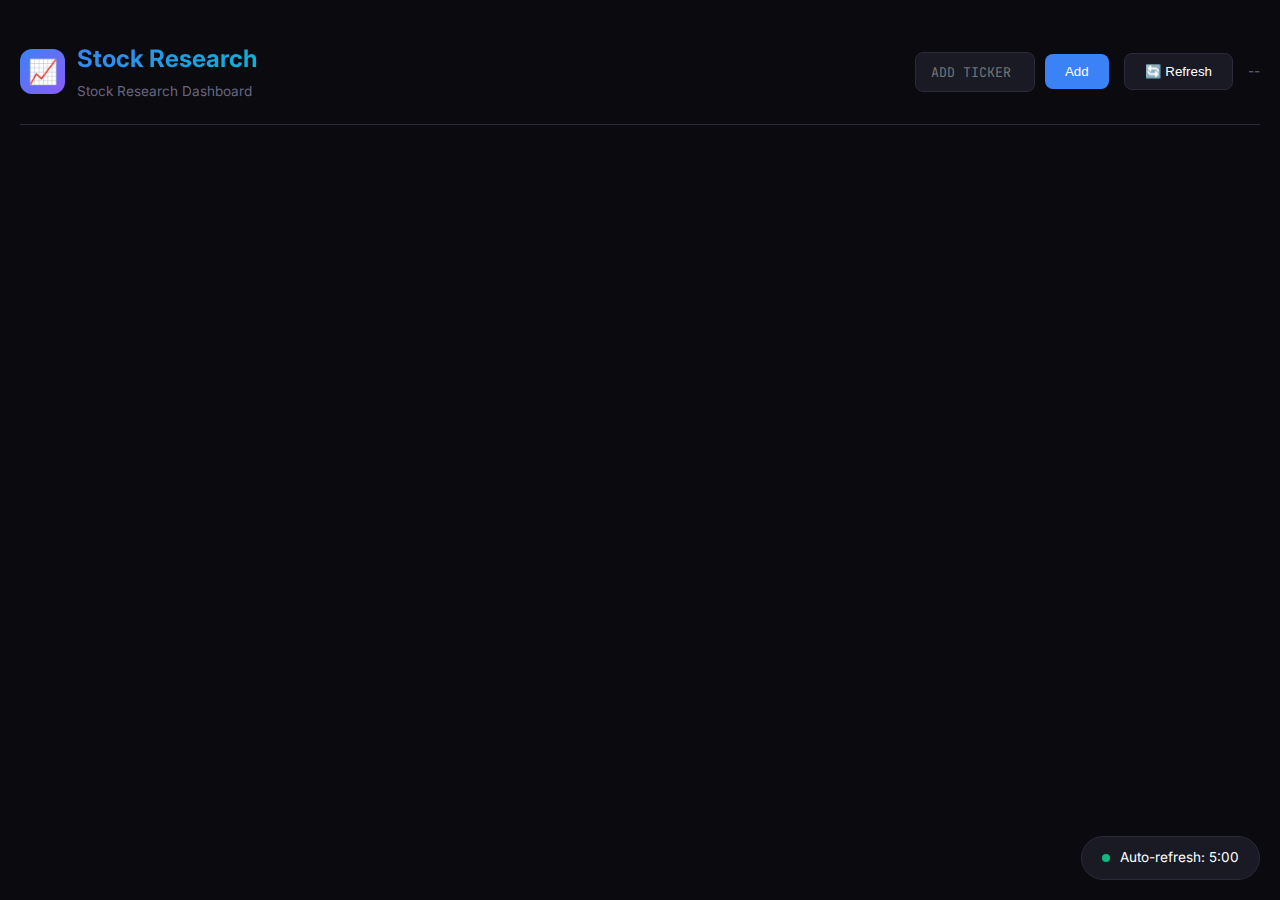
<file: projects/stock-dashboard/templates/index.html>
<!DOCTYPE html>
<html lang="en">
<head>
    <meta charset="UTF-8">
    <meta name="viewport" content="width=device-width, initial-scale=1.0">
    <title>Stock Research Dashboard</title>
    <link href="https://fonts.googleapis.com/css2?family=Inter:wght@300;400;500;600;700&family=JetBrains+Mono:wght@400;500&display=swap" rel="stylesheet">
    <style>
        * {
            margin: 0;
            padding: 0;
            box-sizing: border-box;
        }

        :root {
            --bg-primary: #0a0a0f;
            --bg-secondary: #12121a;
            --bg-card: #1a1a24;
            --bg-card-hover: #22222e;
            --text-primary: #ffffff;
            --text-secondary: #a0a0b0;
            --text-muted: #666680;
            --accent-blue: #3b82f6;
            --accent-cyan: #06b6d4;
            --accent-green: #10b981;
            --accent-red: #ef4444;
            --accent-yellow: #f59e0b;
            --accent-purple: #8b5cf6;
            --border-color: #2a2a3a;
            --glow-blue: rgba(59, 130, 246, 0.3);
            --glow-green: rgba(16, 185, 129, 0.3);
            --glow-red: rgba(239, 68, 68, 0.3);
        }

        body {
            font-family: 'Inter', sans-serif;
            background: var(--bg-primary);
            color: var(--text-primary);
            min-height: 100vh;
            line-height: 1.6;
        }

        .container {
            max-width: 1600px;
            margin: 0 auto;
            padding: 20px;
        }

        /* Header */
        .header {
            display: flex;
            justify-content: space-between;
            align-items: center;
            padding: 20px 0;
            border-bottom: 1px solid var(--border-color);
            margin-bottom: 30px;
            flex-wrap: wrap;
            gap: 15px;
        }

        .logo {
            display: flex;
            align-items: center;
            gap: 12px;
        }

        .logo-icon {
            width: 45px;
            height: 45px;
            background: linear-gradient(135deg, var(--accent-blue), var(--accent-purple));
            border-radius: 12px;
            display: flex;
            align-items: center;
            justify-content: center;
            font-size: 24px;
        }

        .logo-text h1 {
            font-size: 1.5rem;
            font-weight: 700;
            background: linear-gradient(135deg, var(--accent-blue), var(--accent-cyan));
            -webkit-background-clip: text;
            -webkit-text-fill-color: transparent;
        }

        .logo-text span {
            font-size: 0.85rem;
            color: var(--text-muted);
        }

        .header-controls {
            display: flex;
            gap: 15px;
            align-items: center;
        }

        .ticker-input {
            display: flex;
            gap: 10px;
            align-items: center;
        }

        .ticker-input input {
            background: var(--bg-card);
            border: 1px solid var(--border-color);
            color: var(--text-primary);
            padding: 10px 15px;
            border-radius: 8px;
            font-family: 'JetBrains Mono', monospace;
            width: 120px;
            text-transform: uppercase;
        }

        .ticker-input input:focus {
            outline: none;
            border-color: var(--accent-blue);
            box-shadow: 0 0 0 3px var(--glow-blue);
        }

        .btn {
            padding: 10px 20px;
            border-radius: 8px;
            border: none;
            cursor: pointer;
            font-weight: 500;
            transition: all 0.2s;
        }

        .btn-primary {
            background: var(--accent-blue);
            color: white;
        }

        .btn-primary:hover {
            background: #2563eb;
            transform: translateY(-1px);
        }

        .btn-secondary {
            background: var(--bg-card);
            color: var(--text-primary);
            border: 1px solid var(--border-color);
        }

        .btn-secondary:hover {
            background: var(--bg-card-hover);
        }

        .last-updated {
            color: var(--text-muted);
            font-size: 0.85rem;
        }

        /* Ticker Tabs */
        .ticker-tabs {
            display: flex;
            gap: 10px;
            margin-bottom: 25px;
            flex-wrap: wrap;
        }

        .ticker-tab {
            padding: 12px 24px;
            background: var(--bg-card);
            border: 1px solid var(--border-color);
            border-radius: 10px;
            cursor: pointer;
            transition: all 0.2s;
            font-weight: 500;
            font-family: 'JetBrains Mono', monospace;
        }

        .ticker-tab:hover {
            background: var(--bg-card-hover);
            transform: translateY(-2px);
        }

        .ticker-tab.active {
            background: var(--accent-blue);
            border-color: var(--accent-blue);
            box-shadow: 0 4px 15px var(--glow-blue);
        }

        .ticker-tab .price {
            font-size: 0.85rem;
            color: var(--text-secondary);
            margin-left: 10px;
        }

        .ticker-tab.active .price {
            color: rgba(255,255,255,0.8);
        }

        /* Main Grid */
        .dashboard-grid {
            display: grid;
            grid-template-columns: repeat(auto-fit, minmax(380px, 1fr));
            gap: 20px;
        }

        /* Cards */
        .card {
            background: var(--bg-card);
            border: 1px solid var(--border-color);
            border-radius: 16px;
            padding: 24px;
            transition: all 0.3s;
        }

        .card:hover {
            border-color: var(--accent-blue);
            box-shadow: 0 4px 20px rgba(0,0,0,0.3);
        }

        .card-header {
            display: flex;
            justify-content: space-between;
            align-items: center;
            margin-bottom: 20px;
            padding-bottom: 15px;
            border-bottom: 1px solid var(--border-color);
        }

        .card-title {
            display: flex;
            align-items: center;
            gap: 10px;
            font-size: 1.1rem;
            font-weight: 600;
        }

        .card-title-icon {
            width: 32px;
            height: 32px;
            border-radius: 8px;
            display: flex;
            align-items: center;
            justify-content: center;
            font-size: 16px;
        }

        .card-badge {
            padding: 4px 12px;
            border-radius: 20px;
            font-size: 0.75rem;
            font-weight: 600;
            text-transform: uppercase;
        }

        /* Price Card */
        .price-card .card-title-icon {
            background: linear-gradient(135deg, var(--accent-green), var(--accent-cyan));
        }

        .price-display {
            text-align: center;
            margin: 20px 0;
        }

        .current-price {
            font-size: 3rem;
            font-weight: 700;
            font-family: 'JetBrains Mono', monospace;
        }

        .price-change {
            font-size: 1.3rem;
            font-weight: 600;
            margin-top: 5px;
        }

        .price-change.positive {
            color: var(--accent-green);
        }

        .price-change.negative {
            color: var(--accent-red);
        }

        .price-range {
            display: flex;
            justify-content: space-between;
            margin-top: 25px;
            padding-top: 15px;
            border-top: 1px solid var(--border-color);
        }

        .range-item {
            text-align: center;
        }

        .range-label {
            font-size: 0.8rem;
            color: var(--text-muted);
            text-transform: uppercase;
            letter-spacing: 0.5px;
        }

        .range-value {
            font-size: 1.1rem;
            font-weight: 600;
            font-family: 'JetBrains Mono', monospace;
            margin-top: 4px;
        }

        /* Sentiment Gauge */
        .sentiment-card .card-title-icon {
            background: linear-gradient(135deg, var(--accent-purple), var(--accent-blue));
        }

        .gauge-container {
            display: flex;
            flex-direction: column;
            align-items: center;
            padding: 20px 0;
        }

        .gauge {
            width: 220px;
            height: 110px;
            position: relative;
            overflow: hidden;
        }

        .gauge-bg {
            width: 220px;
            height: 220px;
            border-radius: 50%;
            background: conic-gradient(
                var(--accent-red) 0deg 60deg,
                var(--accent-yellow) 60deg 90deg,
                #6b7280 90deg 150deg,
                var(--accent-yellow) 150deg 180deg,
                var(--accent-green) 180deg 240deg
            );
            position: absolute;
            top: 0;
            left: 0;
        }

        .gauge-mask {
            width: 160px;
            height: 160px;
            background: var(--bg-card);
            border-radius: 50%;
            position: absolute;
            top: 30px;
            left: 30px;
        }

        .gauge-needle {
            width: 4px;
            height: 80px;
            background: linear-gradient(to top, var(--accent-blue), var(--accent-cyan));
            position: absolute;
            bottom: 0;
            left: 108px;
            transform-origin: bottom center;
            transition: transform 0.8s cubic-bezier(0.4, 0, 0.2, 1);
            border-radius: 2px;
            box-shadow: 0 0 10px var(--glow-blue);
        }

        .gauge-center {
            width: 20px;
            height: 20px;
            background: var(--accent-blue);
            border-radius: 50%;
            position: absolute;
            bottom: -10px;
            left: 100px;
            box-shadow: 0 0 15px var(--glow-blue);
        }

        .gauge-labels {
            display: flex;
            justify-content: space-between;
            width: 100%;
            margin-top: 15px;
            padding: 0 10px;
        }

        .gauge-labels span {
            font-size: 0.8rem;
            font-weight: 600;
        }

        .gauge-labels .bearish {
            color: var(--accent-red);
        }

        .gauge-labels .bullish {
            color: var(--accent-green);
        }

        .sentiment-score {
            font-size: 2.5rem;
            font-weight: 700;
            margin-top: 20px;
            font-family: 'JetBrains Mono', monospace;
        }

        .sentiment-label {
            font-size: 1.1rem;
            font-weight: 600;
            margin-top: 5px;
            padding: 6px 16px;
            border-radius: 20px;
        }

        .sentiment-label.bullish {
            background: rgba(16, 185, 129, 0.2);
            color: var(--accent-green);
        }

        .sentiment-label.bearish {
            background: rgba(239, 68, 68, 0.2);
            color: var(--accent-red);
        }

        .sentiment-label.neutral {
            background: rgba(245, 158, 11, 0.2);
            color: var(--accent-yellow);
        }

        .sentiment-breakdown {
            display: flex;
            justify-content: center;
            gap: 20px;
            margin-top: 20px;
            padding-top: 15px;
            border-top: 1px solid var(--border-color);
            flex-wrap: wrap;
        }

        .breakdown-item {
            text-align: center;
        }

        .breakdown-item .label {
            font-size: 0.75rem;
            color: var(--text-muted);
            text-transform: uppercase;
        }

        .breakdown-item .value {
            font-weight: 600;
            margin-top: 2px;
        }

        /* News Card */
        .news-card .card-title-icon {
            background: linear-gradient(135deg, var(--accent-yellow), #f97316);
        }

        .news-list {
            max-height: 350px;
            overflow-y: auto;
        }

        .news-item {
            padding: 12px 0;
            border-bottom: 1px solid var(--border-color);
            cursor: pointer;
            transition: all 0.2s;
        }

        .news-item:hover {
            padding-left: 10px;
            background: rgba(59, 130, 246, 0.05);
        }

        .news-item:last-child {
            border-bottom: none;
        }

        .news-headline {
            font-size: 0.95rem;
            line-height: 1.4;
            margin-bottom: 6px;
        }

        .news-meta {
            display: flex;
            justify-content: space-between;
            align-items: center;
            flex-wrap: wrap;
            gap: 8px;
        }

        .news-source {
            font-size: 0.8rem;
            color: var(--text-muted);
        }

        .sentiment-tag {
            font-size: 0.7rem;
            padding: 3px 10px;
            border-radius: 12px;
            font-weight: 600;
            text-transform: uppercase;
        }

        .sentiment-tag.bullish {
            background: rgba(16, 185, 129, 0.2);
            color: var(--accent-green);
        }

        .sentiment-tag.bearish {
            background: rgba(239, 68, 68, 0.2);
            color: var(--accent-red);
        }

        .sentiment-tag.neutral {
            background: rgba(107, 114, 128, 0.2);
            color: var(--text-secondary);
        }

        .news-score {
            display: flex;
            align-items: center;
            gap: 15px;
            margin-bottom: 15px;
            padding: 12px;
            background: var(--bg-secondary);
            border-radius: 10px;
        }

        .news-score-bar {
            flex: 1;
            height: 8px;
            background: var(--bg-primary);
            border-radius: 4px;
            overflow: hidden;
        }

        .news-score-fill {
            height: 100%;
            border-radius: 4px;
            transition: width 0.5s;
        }

        /* X Sentiment Card */
        .x-card .card-title-icon {
            background: #000;
            color: white;
        }

        .x-summary {
            padding: 15px;
            background: var(--bg-secondary);
            border-radius: 10px;
            margin-bottom: 15px;
            font-size: 0.95rem;
            line-height: 1.6;
        }

        .x-ratio {
            display: flex;
            gap: 15px;
            margin-bottom: 20px;
            align-items: center;
        }

        .ratio-bar {
            flex: 1;
            height: 30px;
            display: flex;
            border-radius: 8px;
            overflow: hidden;
        }

        .ratio-bull {
            background: var(--accent-green);
            display: flex;
            align-items: center;
            justify-content: center;
            color: white;
            font-weight: 600;
            font-size: 0.85rem;
            transition: width 0.5s;
        }

        .ratio-bear {
            background: var(--accent-red);
            display: flex;
            align-items: center;
            justify-content: center;
            color: white;
            font-weight: 600;
            font-size: 0.85rem;
            transition: width 0.5s;
        }

        .x-posts {
            max-height: 250px;
            overflow-y: auto;
        }

        .x-post {
            padding: 12px;
            background: var(--bg-secondary);
            border-radius: 8px;
            margin-bottom: 10px;
            font-size: 0.9rem;
            line-height: 1.5;
            border-left: 3px solid var(--accent-blue);
        }

        /* Polymarket Card */
        .poly-card .card-title-icon {
            background: linear-gradient(135deg, #7c3aed, #a855f7);
        }

        .poly-market {
            padding: 15px;
            background: var(--bg-secondary);
            border-radius: 10px;
            margin-bottom: 12px;
        }

        .poly-question {
            font-size: 0.95rem;
            font-weight: 500;
            margin-bottom: 10px;
            line-height: 1.4;
        }

        .poly-stats {
            display: flex;
            justify-content: space-between;
            align-items: center;
            flex-wrap: wrap;
            gap: 10px;
        }

        .poly-odds {
            font-size: 1.4rem;
            font-weight: 700;
            color: var(--accent-purple);
            font-family: 'JetBrains Mono', monospace;
        }

        .poly-volume {
            font-size: 0.85rem;
            color: var(--text-muted);
        }

        .no-markets {
            text-align: center;
            padding: 30px;
            color: var(--text-muted);
        }

        .no-markets-icon {
            font-size: 2rem;
            margin-bottom: 10px;
        }

        /* Loading State */
        .loading {
            display: flex;
            flex-direction: column;
            align-items: center;
            justify-content: center;
            padding: 40px;
            color: var(--text-muted);
        }

        .spinner {
            width: 40px;
            height: 40px;
            border: 3px solid var(--border-color);
            border-top-color: var(--accent-blue);
            border-radius: 50%;
            animation: spin 1s linear infinite;
            margin-bottom: 15px;
        }

        @keyframes spin {
            to { transform: rotate(360deg); }
        }

        /* Error State */
        .error {
            background: rgba(239, 68, 68, 0.1);
            border: 1px solid var(--accent-red);
            padding: 15px;
            border-radius: 10px;
            color: var(--accent-red);
            text-align: center;
        }

        /* Scrollbar */
        ::-webkit-scrollbar {
            width: 8px;
        }

        ::-webkit-scrollbar-track {
            background: var(--bg-secondary);
            border-radius: 4px;
        }

        ::-webkit-scrollbar-thumb {
            background: var(--border-color);
            border-radius: 4px;
        }

        ::-webkit-scrollbar-thumb:hover {
            background: var(--text-muted);
        }

        /* Mobile Responsive */
        @media (max-width: 768px) {
            .container {
                padding: 15px;
            }

            .header {
                flex-direction: column;
                text-align: center;
            }

            .dashboard-grid {
                grid-template-columns: 1fr;
            }

            .current-price {
                font-size: 2.5rem;
            }

            .gauge {
                width: 180px;
                height: 90px;
            }

            .gauge-bg {
                width: 180px;
                height: 180px;
            }

            .gauge-mask {
                width: 130px;
                height: 130px;
                top: 25px;
                left: 25px;
            }

            .gauge-needle {
                height: 65px;
                left: 88px;
            }

            .gauge-center {
                left: 80px;
            }
        }

        /* Auto-refresh indicator */
        .refresh-indicator {
            position: fixed;
            bottom: 20px;
            right: 20px;
            background: var(--bg-card);
            border: 1px solid var(--border-color);
            padding: 10px 20px;
            border-radius: 30px;
            display: flex;
            align-items: center;
            gap: 10px;
            font-size: 0.85rem;
            z-index: 100;
        }

        .refresh-dot {
            width: 8px;
            height: 8px;
            background: var(--accent-green);
            border-radius: 50%;
            animation: pulse 2s infinite;
        }

        @keyframes pulse {
            0%, 100% { opacity: 1; }
            50% { opacity: 0.5; }
        }
    </style>
</head>
<body>
    <div class="container">
        <header class="header">
            <div class="logo">
                <div class="logo-icon">📈</div>
                <div class="logo-text">
                    <h1>Stock Research</h1>
                    <span>Stock Research Dashboard</span>
                </div>
            </div>
            <div class="header-controls">
                <div class="ticker-input">
                    <input type="text" id="newTicker" placeholder="Add ticker" maxlength="5">
                    <button class="btn btn-primary" onclick="addTicker()">Add</button>
                </div>
                <button class="btn btn-secondary" onclick="refreshAll()">🔄 Refresh</button>
                <span class="last-updated" id="lastUpdated">--</span>
            </div>
        </header>

        <div class="ticker-tabs" id="tickerTabs">
            <!-- Dynamically populated -->
        </div>

        <div class="dashboard-grid" id="dashboard">
            <!-- Dynamically populated -->
        </div>
    </div>

    <div class="refresh-indicator">
        <div class="refresh-dot"></div>
        <span>Auto-refresh: <span id="countdown">5:00</span></span>
    </div>

    <script>
        let tickers = {{ tickers | tojson }};
        let currentTicker = tickers[0];
        let stockData = {};
        let refreshInterval;
        let countdownInterval;
        let countdownSeconds = 300;

        // Initialize
        document.addEventListener('DOMContentLoaded', () => {
            renderTabs();
            loadAllData();
            startAutoRefresh();
        });

        function renderTabs() {
            const container = document.getElementById('tickerTabs');
            container.innerHTML = tickers.map(ticker => `
                <div class="ticker-tab ${ticker === currentTicker ? 'active' : ''}" onclick="selectTicker('${ticker}')">
                    ${ticker}
                    <span class="price" id="tab-price-${ticker}">--</span>
                </div>
            `).join('');
        }

        function selectTicker(ticker) {
            currentTicker = ticker;
            renderTabs();
            renderDashboard();
        }

        async function loadAllData() {
            for (const ticker of tickers) {
                await loadTickerData(ticker);
            }
            renderDashboard();
        }

        async function loadTickerData(ticker, force = false, includeX = false) {
            // First, load quick data fast
            const quickEndpoint = force ? `/api/refresh/${ticker}` : `/api/stock/${ticker}?skip_x=${!includeX}`;
            
            try {
                const response = await fetch(quickEndpoint);
                const data = await response.json();
                stockData[ticker] = data;
                
                // Update tab price
                const tabPrice = document.getElementById(`tab-price-${ticker}`);
                if (tabPrice && data.price) {
                    const change = data.price.change >= 0 ? '+' : '';
                    tabPrice.innerHTML = `$${data.price.price} <span style="color: ${data.price.change >= 0 ? 'var(--accent-green)' : 'var(--accent-red)'}">${change}${data.price.change}%</span>`;
                }

                // If X was skipped, fetch it in background
                if (data.x_sentiment?.skipped && ticker === currentTicker) {
                    loadXSentiment(ticker);
                }
            } catch (error) {
                console.error(`Error loading ${ticker}:`, error);
                stockData[ticker] = { error: error.message };
            }
        }

        async function loadXSentiment(ticker) {
            try {
                const response = await fetch(`/api/stock/${ticker}`);
                const data = await response.json();
                if (data.x_sentiment && !data.x_sentiment.skipped) {
                    stockData[ticker].x_sentiment = data.x_sentiment;
                    stockData[ticker].overall_sentiment = data.overall_sentiment;
                    if (ticker === currentTicker) {
                        renderDashboard();
                    }
                }
            } catch (error) {
                console.error(`Error loading X sentiment for ${ticker}:`, error);
            }
        }

        function renderDashboard() {
            const data = stockData[currentTicker];
            const container = document.getElementById('dashboard');
            
            if (!data) {
                container.innerHTML = '<div class="loading"><div class="spinner"></div>Loading data...</div>';
                return;
            }

            if (data.error && !data.price) {
                container.innerHTML = `<div class="error">Error loading data: ${data.error}</div>`;
                return;
            }

            container.innerHTML = `
                ${renderPriceCard(data)}
                ${renderSentimentGauge(data)}
                ${renderNewsCard(data)}
                ${renderXCard(data)}
                ${renderPolymarketCard(data)}
            `;

            // Update gauge needle
            if (data.overall_sentiment) {
                updateGaugeNeedle(data.overall_sentiment.score);
            }

            // Update last updated
            document.getElementById('lastUpdated').textContent = 
                `Last updated: ${new Date(data.last_updated).toLocaleTimeString()}`;
        }

        function renderPriceCard(data) {
            const price = data.price || {};
            const changeClass = price.change >= 0 ? 'positive' : 'negative';
            const changeSign = price.change >= 0 ? '+' : '';
            
            return `
                <div class="card price-card">
                    <div class="card-header">
                        <div class="card-title">
                            <div class="card-title-icon">💹</div>
                            Price Action
                        </div>
                        <span class="card-badge" style="background: var(--accent-cyan); color: black;">LIVE</span>
                    </div>
                    <div class="price-display">
                        <div class="current-price">$${price.price?.toLocaleString() || '--'}</div>
                        <div class="price-change ${changeClass}">${changeSign}${price.change || 0}%</div>
                    </div>
                    <div class="price-range">
                        <div class="range-item">
                            <div class="range-label">52W Low</div>
                            <div class="range-value" style="color: var(--accent-red)">$${price.low_52w || '--'}</div>
                        </div>
                        <div class="range-item">
                            <div class="range-label">Volume</div>
                            <div class="range-value">${formatVolume(price.volume)}</div>
                        </div>
                        <div class="range-item">
                            <div class="range-label">52W High</div>
                            <div class="range-value" style="color: var(--accent-green)">$${price.high_52w || '--'}</div>
                        </div>
                    </div>
                </div>
            `;
        }

        function renderSentimentGauge(data) {
            const sentiment = data.overall_sentiment || {};
            const score = sentiment.score || 0;
            const label = sentiment.label || 'Neutral';
            
            let labelClass = 'neutral';
            if (label.toLowerCase().includes('bullish')) labelClass = 'bullish';
            if (label.toLowerCase().includes('bearish')) labelClass = 'bearish';
            
            return `
                <div class="card sentiment-card">
                    <div class="card-header">
                        <div class="card-title">
                            <div class="card-title-icon">🎯</div>
                            Overall Sentiment
                        </div>
                    </div>
                    <div class="gauge-container">
                        <div class="gauge">
                            <div class="gauge-bg"></div>
                            <div class="gauge-mask"></div>
                            <div class="gauge-needle" id="gaugeNeedle"></div>
                            <div class="gauge-center"></div>
                        </div>
                        <div class="gauge-labels">
                            <span class="bearish">BEARISH</span>
                            <span class="bullish">BULLISH</span>
                        </div>
                        <div class="sentiment-score">${score >= 0 ? '+' : ''}${score}</div>
                        <div class="sentiment-label ${labelClass}">${label}</div>
                    </div>
                    <div class="sentiment-breakdown">
                        <div class="breakdown-item">
                            <div class="label">News</div>
                            <div class="value" style="color: ${sentiment.news_weight >= 0 ? 'var(--accent-green)' : 'var(--accent-red)'}">${sentiment.news_weight >= 0 ? '+' : ''}${sentiment.news_weight || 0}</div>
                        </div>
                        <div class="breakdown-item">
                            <div class="label">X/Twitter</div>
                            <div class="value" style="color: ${sentiment.x_weight >= 0 ? 'var(--accent-green)' : 'var(--accent-red)'}">${sentiment.x_weight >= 0 ? '+' : ''}${sentiment.x_weight || 0}</div>
                        </div>
                        <div class="breakdown-item">
                            <div class="label">Polymarket</div>
                            <div class="value" style="color: ${sentiment.poly_weight >= 0 ? 'var(--accent-green)' : 'var(--accent-red)'}">${sentiment.poly_weight >= 0 ? '+' : ''}${sentiment.poly_weight || 0}</div>
                        </div>
                    </div>
                </div>
            `;
        }

        function updateGaugeNeedle(score) {
            // Score is -100 to +100, map to -90deg to +90deg
            const angle = (score / 100) * 90;
            const needle = document.getElementById('gaugeNeedle');
            if (needle) {
                needle.style.transform = `rotate(${angle}deg)`;
            }
        }

        function renderNewsCard(data) {
            const news = data.news || {};
            const headlines = news.headlines || [];
            const score = news.score || 0;
            
            const scoreColor = score >= 25 ? 'var(--accent-green)' : score <= -25 ? 'var(--accent-red)' : 'var(--accent-yellow)';
            const fillWidth = Math.abs(score);
            
            return `
                <div class="card news-card">
                    <div class="card-header">
                        <div class="card-title">
                            <div class="card-title-icon">📰</div>
                            News Sentiment
                        </div>
                        <span class="card-badge" style="background: ${scoreColor}; color: black;">
                            ${news.bullish_count || 0}↑ ${news.bearish_count || 0}↓
                        </span>
                    </div>
                    <div class="news-score">
                        <span style="color: var(--accent-red); font-weight: 600;">-100</span>
                        <div class="news-score-bar">
                            <div class="news-score-fill" style="width: ${50 + score/2}%; background: ${scoreColor};"></div>
                        </div>
                        <span style="color: var(--accent-green); font-weight: 600;">+100</span>
                    </div>
                    <div class="news-list">
                        ${headlines.length ? headlines.map(h => `
                            <div class="news-item" onclick="window.open('${h.url}', '_blank')">
                                <div class="news-headline">${h.headline}</div>
                                <div class="news-meta">
                                    <span class="news-source">${h.source} • ${formatTime(h.time)}</span>
                                    <span class="sentiment-tag ${h.sentiment}">${h.sentiment}</span>
                                </div>
                            </div>
                        `).join('') : '<div class="no-markets"><div class="no-markets-icon">📭</div>No recent news</div>'}
                    </div>
                </div>
            `;
        }

        function renderXCard(data) {
            const x = data.x_sentiment || {};
            const bullRatio = x.bull_bear_ratio || 50;
            const bearRatio = 100 - bullRatio;
            const isLoading = x.skipped || (!x.summary && !x.error);
            
            return `
                <div class="card x-card">
                    <div class="card-header">
                        <div class="card-title">
                            <div class="card-title-icon">𝕏</div>
                            X/Twitter Sentiment
                        </div>
                        <span class="card-badge" style="background: var(--accent-blue);">${isLoading ? '⏳ Loading...' : 'via Grok'}</span>
                    </div>
                    ${isLoading ? `
                        <div class="x-loading" style="display: flex; flex-direction: column; align-items: center; padding: 40px 20px; gap: 15px;">
                            <div class="spinner" style="width: 40px; height: 40px; border: 3px solid var(--border-color); border-top-color: var(--accent-blue); border-radius: 50%; animation: spin 1s linear infinite;"></div>
                            <div style="color: var(--text-secondary); font-size: 0.9rem;">Analyzing X/Twitter chatter via Grok...</div>
                            <div style="color: var(--text-muted); font-size: 0.8rem;">This usually takes 10-30 seconds</div>
                        </div>
                    ` : x.error ? `<div class="error">${x.summary}</div>` : `
                        <div class="x-summary">${x.summary || 'No sentiment data available'}</div>
                        <div class="x-ratio">
                            <div class="ratio-bar">
                                <div class="ratio-bull" style="width: ${bullRatio}%;">🐂 ${bullRatio}%</div>
                                <div class="ratio-bear" style="width: ${bearRatio}%;">🐻 ${bearRatio}%</div>
                            </div>
                        </div>
                        <div class="x-posts">
                            ${(x.sample_posts || []).map(post => `
                                <div class="x-post">${post}</div>
                            `).join('') || '<div class="no-markets" style="padding: 15px;">No sample posts available</div>'}
                        </div>
                    `}
                </div>
            `;
        }

        function renderPolymarketCard(data) {
            const poly = data.polymarket || {};
            const markets = poly.markets || [];
            
            return `
                <div class="card poly-card">
                    <div class="card-header">
                        <div class="card-title">
                            <div class="card-title-icon">🔮</div>
                            Polymarket Odds
                        </div>
                        <span class="card-badge" style="background: var(--accent-purple);">PREDICTION</span>
                    </div>
                    ${markets.length ? markets.map(m => `
                        <a href="${m.url || poly.search_url}" target="_blank" class="poly-market" style="text-decoration: none; color: inherit; display: block;">
                            <div class="poly-question">${m.question}</div>
                            <div class="poly-stats">
                                <div class="poly-odds" style="color: var(--accent-green);">Yes: ${m.yes_pct || m.yes_price}%</div>
                                <div class="poly-volume">Vol: $${formatVolume(m.volume)}</div>
                            </div>
                        </a>
                    `).join('') : `
                        <div class="no-markets">
                            <div class="no-markets-icon">🔍</div>
                            <div>No active prediction markets found for ${currentTicker}</div>
                            <a href="${poly.search_url || 'https://polymarket.com/search/' + currentTicker.toLowerCase()}" target="_blank" style="margin-top: 10px; font-size: 0.85rem; color: var(--accent-blue);">Search Polymarket →</a>
                        </div>
                    `}
                </div>
            `;
        }

        function formatVolume(vol) {
            if (!vol) return '--';
            if (vol >= 1000000000) return (vol / 1000000000).toFixed(1) + 'B';
            if (vol >= 1000000) return (vol / 1000000).toFixed(1) + 'M';
            if (vol >= 1000) return (vol / 1000).toFixed(1) + 'K';
            return vol.toString();
        }

        function formatTime(timeStr) {
            if (!timeStr) return '';
            const date = new Date(timeStr);
            const now = new Date();
            const diffHours = (now - date) / (1000 * 60 * 60);
            
            if (diffHours < 1) return 'Just now';
            if (diffHours < 24) return `${Math.floor(diffHours)}h ago`;
            if (diffHours < 48) return 'Yesterday';
            return date.toLocaleDateString();
        }

        function addTicker() {
            const input = document.getElementById('newTicker');
            const ticker = input.value.toUpperCase().trim();
            
            if (ticker && !tickers.includes(ticker)) {
                tickers.push(ticker);
                renderTabs();
                loadTickerData(ticker).then(() => {
                    selectTicker(ticker);
                });
                
                // Save to backend
                fetch('/api/tickers', {
                    method: 'POST',
                    headers: { 'Content-Type': 'application/json' },
                    body: JSON.stringify({ tickers })
                });
            }
            
            input.value = '';
        }

        async function refreshAll() {
            for (const ticker of tickers) {
                await loadTickerData(ticker, true);
            }
            renderDashboard();
            countdownSeconds = 300;
        }

        function startAutoRefresh() {
            // Refresh every 5 minutes
            refreshInterval = setInterval(refreshAll, 300000);
            
            // Countdown timer
            countdownInterval = setInterval(() => {
                countdownSeconds--;
                if (countdownSeconds <= 0) {
                    countdownSeconds = 300;
                }
                const mins = Math.floor(countdownSeconds / 60);
                const secs = countdownSeconds % 60;
                document.getElementById('countdown').textContent = 
                    `${mins}:${secs.toString().padStart(2, '0')}`;
            }, 1000);
        }

        // Enter key to add ticker
        document.getElementById('newTicker')?.addEventListener('keypress', (e) => {
            if (e.key === 'Enter') addTicker();
        });
    </script>
</body>
</html>
</file>
